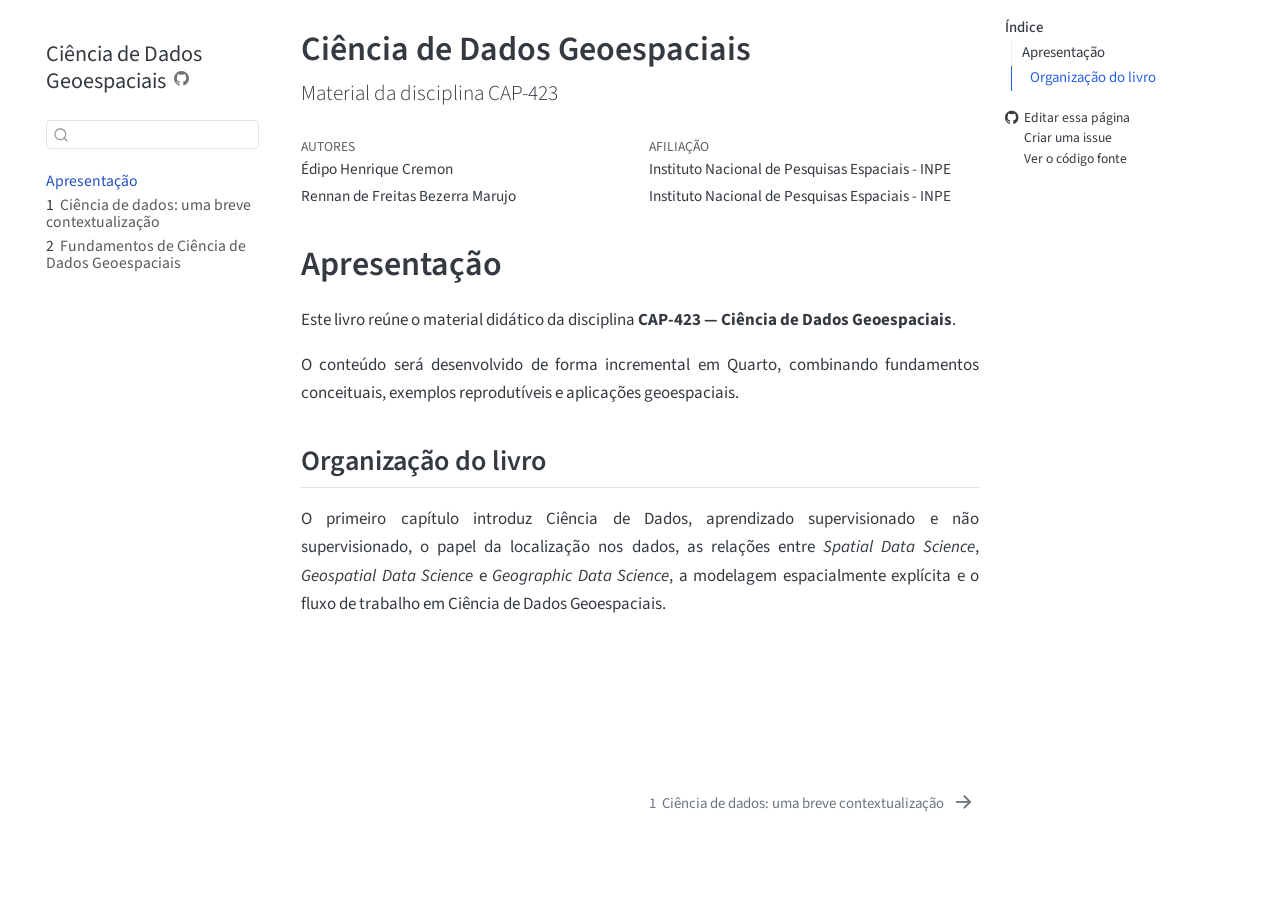
<file: index.html>
<!DOCTYPE html>
<html xmlns="http://www.w3.org/1999/xhtml" lang="pt-BR" xml:lang="pt-BR"><head>

<meta charset="utf-8">
<meta name="generator" content="quarto-1.8.25">

<meta name="viewport" content="width=device-width, initial-scale=1.0, user-scalable=yes">

<meta name="author" content="Édipo Henrique Cremon">
<meta name="author" content="Rennan de Freitas Bezerra Marujo">

<title>Ciência de Dados Geoespaciais</title>
<style>
code{white-space: pre-wrap;}
span.smallcaps{font-variant: small-caps;}
div.columns{display: flex; gap: min(4vw, 1.5em);}
div.column{flex: auto; overflow-x: auto;}
div.hanging-indent{margin-left: 1.5em; text-indent: -1.5em;}
ul.task-list{list-style: none;}
ul.task-list li input[type="checkbox"] {
  width: 0.8em;
  margin: 0 0.8em 0.2em -1em; /* quarto-specific, see https://github.com/quarto-dev/quarto-cli/issues/4556 */ 
  vertical-align: middle;
}
</style>


<script src="site_libs/quarto-nav/quarto-nav.js"></script>
<script src="site_libs/quarto-nav/headroom.min.js"></script>
<script src="site_libs/clipboard/clipboard.min.js"></script>
<script src="site_libs/quarto-search/autocomplete.umd.js"></script>
<script src="site_libs/quarto-search/fuse.min.js"></script>
<script src="site_libs/quarto-search/quarto-search.js"></script>
<meta name="quarto:offset" content="./">
<link href="./01-fundamentos.html" rel="next">
<script src="site_libs/quarto-html/quarto.js" type="module"></script>
<script src="site_libs/quarto-html/tabsets/tabsets.js" type="module"></script>
<script src="site_libs/quarto-html/axe/axe-check.js" type="module"></script>
<script src="site_libs/quarto-html/popper.min.js"></script>
<script src="site_libs/quarto-html/tippy.umd.min.js"></script>
<script src="site_libs/quarto-html/anchor.min.js"></script>
<link href="site_libs/quarto-html/tippy.css" rel="stylesheet">
<link href="site_libs/quarto-html/quarto-syntax-highlighting-7b89279ff1a6dce999919e0e67d4d9ec.css" rel="stylesheet" id="quarto-text-highlighting-styles">
<script src="site_libs/bootstrap/bootstrap.min.js"></script>
<link href="site_libs/bootstrap/bootstrap-icons.css" rel="stylesheet">
<link href="site_libs/bootstrap/bootstrap-70a47bd5681a7291082a5b9f83d58762.min.css" rel="stylesheet" append-hash="true" id="quarto-bootstrap" data-mode="light">
<script id="quarto-search-options" type="application/json">{
  "location": "sidebar",
  "copy-button": false,
  "collapse-after": 3,
  "panel-placement": "start",
  "type": "textbox",
  "limit": 50,
  "keyboard-shortcut": [
    "f",
    "/",
    "s"
  ],
  "show-item-context": false,
  "language": {
    "search-no-results-text": "Nenhum resultado",
    "search-matching-documents-text": "documentos correspondentes",
    "search-copy-link-title": "Copiar link para a busca",
    "search-hide-matches-text": "Esconder correspondências adicionais",
    "search-more-match-text": "mais correspondência neste documento",
    "search-more-matches-text": "mais correspondências neste documento",
    "search-clear-button-title": "Limpar",
    "search-text-placeholder": "",
    "search-detached-cancel-button-title": "Cancelar",
    "search-submit-button-title": "Enviar",
    "search-label": "Procurar"
  }
}</script>


<link rel="stylesheet" href="styles.css">
</head>

<body class="nav-sidebar floating quarto-light">

<div id="quarto-search-results"></div>
  <header id="quarto-header" class="headroom fixed-top">
  <nav class="quarto-secondary-nav">
    <div class="container-fluid d-flex">
      <button type="button" class="quarto-btn-toggle btn" data-bs-toggle="collapse" role="button" data-bs-target=".quarto-sidebar-collapse-item" aria-controls="quarto-sidebar" aria-expanded="false" aria-label="Alternar barra lateral" onclick="if (window.quartoToggleHeadroom) { window.quartoToggleHeadroom(); }">
        <i class="bi bi-layout-text-sidebar-reverse"></i>
      </button>
        <nav class="quarto-page-breadcrumbs" aria-label="breadcrumb"><ol class="breadcrumb"><li class="breadcrumb-item"><a href="./index.html">Apresentação</a></li></ol></nav>
        <a class="flex-grow-1" role="navigation" data-bs-toggle="collapse" data-bs-target=".quarto-sidebar-collapse-item" aria-controls="quarto-sidebar" aria-expanded="false" aria-label="Alternar barra lateral" onclick="if (window.quartoToggleHeadroom) { window.quartoToggleHeadroom(); }">      
        </a>
      <button type="button" class="btn quarto-search-button" aria-label="Procurar" onclick="window.quartoOpenSearch();">
        <i class="bi bi-search"></i>
      </button>
    </div>
  </nav>
</header>
<!-- content -->
<div id="quarto-content" class="quarto-container page-columns page-rows-contents page-layout-article">
<!-- sidebar -->
  <nav id="quarto-sidebar" class="sidebar collapse collapse-horizontal quarto-sidebar-collapse-item sidebar-navigation floating overflow-auto">
    <div class="pt-lg-2 mt-2 text-left sidebar-header sidebar-header-stacked">
      <a href="./index.html" class="sidebar-logo-link">
      </a>
    <div class="sidebar-title mb-0 py-0">
      <a href="./">Ciência de Dados Geoespaciais</a> 
        <div class="sidebar-tools-main">
    <a href="https://github.com/CAP423/cap423-ebook" title="Código fonte" class="quarto-navigation-tool px-1" aria-label="Código fonte"><i class="bi bi-github"></i></a>
</div>
    </div>
      </div>
        <div class="mt-2 flex-shrink-0 align-items-center">
        <div class="sidebar-search">
        <div id="quarto-search" class="" title="Procurar"></div>
        </div>
        </div>
    <div class="sidebar-menu-container"> 
    <ul class="list-unstyled mt-1">
        <li class="sidebar-item">
  <div class="sidebar-item-container"> 
  <a href="./index.html" class="sidebar-item-text sidebar-link active">
 <span class="menu-text">Apresentação</span></a>
  </div>
</li>
        <li class="sidebar-item">
  <div class="sidebar-item-container"> 
  <a href="./01-fundamentos.html" class="sidebar-item-text sidebar-link">
 <span class="menu-text"><span class="chapter-number">1</span>&nbsp; <span class="chapter-title">Ciência de dados: uma breve contextualização</span></span></a>
  </div>
</li>
        <li class="sidebar-item">
  <div class="sidebar-item-container"> 
  <a href="./02-geo-ds.html" class="sidebar-item-text sidebar-link">
 <span class="menu-text"><span class="chapter-number">2</span>&nbsp; <span class="chapter-title">Fundamentos de Ciência de Dados Geoespaciais</span></span></a>
  </div>
</li>
    </ul>
    </div>
</nav>
<div id="quarto-sidebar-glass" class="quarto-sidebar-collapse-item" data-bs-toggle="collapse" data-bs-target=".quarto-sidebar-collapse-item"></div>
<!-- margin-sidebar -->
    <div id="quarto-margin-sidebar" class="sidebar margin-sidebar">
        <nav id="TOC" role="doc-toc" class="toc-active">
    <h2 id="toc-title">Índice</h2>
   
  <ul>
  <li><a href="#apresentação" id="toc-apresentação" class="nav-link active" data-scroll-target="#apresentação">Apresentação</a>
  <ul class="collapse">
  <li><a href="#organização-do-livro" id="toc-organização-do-livro" class="nav-link" data-scroll-target="#organização-do-livro">Organização do livro</a></li>
  </ul></li>
  </ul>
<div class="toc-actions"><ul><li><a href="https://github.com/CAP423/cap423-ebook/edit/main/index.qmd" class="toc-action"><i class="bi bi-github"></i>Editar essa página</a></li><li><a href="https://github.com/CAP423/cap423-ebook/issues/new" class="toc-action"><i class="bi empty"></i>Criar uma issue</a></li><li><a href="https://github.com/CAP423/cap423-ebook/blob/main/index.qmd" class="toc-action"><i class="bi empty"></i>Ver o código fonte</a></li></ul></div></nav>
    </div>
<!-- main -->
<main class="content" id="quarto-document-content">

<header id="title-block-header" class="quarto-title-block default">
<div class="quarto-title">
<h1 class="title">Ciência de Dados Geoespaciais</h1>
<p class="subtitle lead">Material da disciplina CAP-423</p>
</div>


<div class="quarto-title-meta-author">
  <div class="quarto-title-meta-heading">Autores</div>
  <div class="quarto-title-meta-heading">Afiliação</div>
  
    <div class="quarto-title-meta-contents">
    <p class="author">Édipo Henrique Cremon </p>
  </div>
  <div class="quarto-title-meta-contents">
        <p class="affiliation">
            Instituto Nacional de Pesquisas Espaciais - INPE
          </p>
      </div>
    <div class="quarto-title-meta-contents">
    <p class="author">Rennan de Freitas Bezerra Marujo </p>
  </div>
  <div class="quarto-title-meta-contents">
        <p class="affiliation">
            Instituto Nacional de Pesquisas Espaciais - INPE
          </p>
      </div>
  </div>

<div class="quarto-title-meta">

      
  
    
  </div>
  


</header>


<section id="apresentação" class="level1 unnumbered">
<h1 class="unnumbered">Apresentação</h1>
<p>Este livro reúne o material didático da disciplina <strong>CAP-423 — Ciência de Dados Geoespaciais</strong>.</p>
<p>O conteúdo será desenvolvido de forma incremental em Quarto, combinando fundamentos conceituais, exemplos reprodutíveis e aplicações geoespaciais.</p>
<section id="organização-do-livro" class="level2 unnumbered">
<h2 class="unnumbered anchored" data-anchor-id="organização-do-livro">Organização do livro</h2>
<p>O primeiro capítulo introduz Ciência de Dados, aprendizado supervisionado e não supervisionado, o papel da localização nos dados, as relações entre <em>Spatial Data Science</em>, <em>Geospatial Data Science</em> e <em>Geographic Data Science</em>, a modelagem espacialmente explícita e o fluxo de trabalho em Ciência de Dados Geoespaciais.</p>


</section>
</section>

</main> <!-- /main -->
<script id="quarto-html-after-body" type="application/javascript">
  window.document.addEventListener("DOMContentLoaded", function (event) {
    const icon = "";
    const anchorJS = new window.AnchorJS();
    anchorJS.options = {
      placement: 'right',
      icon: icon
    };
    anchorJS.add('.anchored');
    const isCodeAnnotation = (el) => {
      for (const clz of el.classList) {
        if (clz.startsWith('code-annotation-')) {                     
          return true;
        }
      }
      return false;
    }
    const onCopySuccess = function(e) {
      // button target
      const button = e.trigger;
      // don't keep focus
      button.blur();
      // flash "checked"
      button.classList.add('code-copy-button-checked');
      var currentTitle = button.getAttribute("title");
      button.setAttribute("title", "Copiada");
      let tooltip;
      if (window.bootstrap) {
        button.setAttribute("data-bs-toggle", "tooltip");
        button.setAttribute("data-bs-placement", "left");
        button.setAttribute("data-bs-title", "Copiada");
        tooltip = new bootstrap.Tooltip(button, 
          { trigger: "manual", 
            customClass: "code-copy-button-tooltip",
            offset: [0, -8]});
        tooltip.show();    
      }
      setTimeout(function() {
        if (tooltip) {
          tooltip.hide();
          button.removeAttribute("data-bs-title");
          button.removeAttribute("data-bs-toggle");
          button.removeAttribute("data-bs-placement");
        }
        button.setAttribute("title", currentTitle);
        button.classList.remove('code-copy-button-checked');
      }, 1000);
      // clear code selection
      e.clearSelection();
    }
    const getTextToCopy = function(trigger) {
      const outerScaffold = trigger.parentElement.cloneNode(true);
      const codeEl = outerScaffold.querySelector('code');
      for (const childEl of codeEl.children) {
        if (isCodeAnnotation(childEl)) {
          childEl.remove();
        }
      }
      return codeEl.innerText;
    }
    const clipboard = new window.ClipboardJS('.code-copy-button:not([data-in-quarto-modal])', {
      text: getTextToCopy
    });
    clipboard.on('success', onCopySuccess);
    if (window.document.getElementById('quarto-embedded-source-code-modal')) {
      const clipboardModal = new window.ClipboardJS('.code-copy-button[data-in-quarto-modal]', {
        text: getTextToCopy,
        container: window.document.getElementById('quarto-embedded-source-code-modal')
      });
      clipboardModal.on('success', onCopySuccess);
    }
      var localhostRegex = new RegExp(/^(?:http|https):\/\/localhost\:?[0-9]*\//);
      var mailtoRegex = new RegExp(/^mailto:/);
        var filterRegex = new RegExp('/' + window.location.host + '/');
      var isInternal = (href) => {
          return filterRegex.test(href) || localhostRegex.test(href) || mailtoRegex.test(href);
      }
      // Inspect non-navigation links and adorn them if external
     var links = window.document.querySelectorAll('a[href]:not(.nav-link):not(.navbar-brand):not(.toc-action):not(.sidebar-link):not(.sidebar-item-toggle):not(.pagination-link):not(.no-external):not([aria-hidden]):not(.dropdown-item):not(.quarto-navigation-tool):not(.about-link)');
      for (var i=0; i<links.length; i++) {
        const link = links[i];
        if (!isInternal(link.href)) {
          // undo the damage that might have been done by quarto-nav.js in the case of
          // links that we want to consider external
          if (link.dataset.originalHref !== undefined) {
            link.href = link.dataset.originalHref;
          }
        }
      }
    function tippyHover(el, contentFn, onTriggerFn, onUntriggerFn) {
      const config = {
        allowHTML: true,
        maxWidth: 500,
        delay: 100,
        arrow: false,
        appendTo: function(el) {
            return el.parentElement;
        },
        interactive: true,
        interactiveBorder: 10,
        theme: 'quarto',
        placement: 'bottom-start',
      };
      if (contentFn) {
        config.content = contentFn;
      }
      if (onTriggerFn) {
        config.onTrigger = onTriggerFn;
      }
      if (onUntriggerFn) {
        config.onUntrigger = onUntriggerFn;
      }
      window.tippy(el, config); 
    }
    const noterefs = window.document.querySelectorAll('a[role="doc-noteref"]');
    for (var i=0; i<noterefs.length; i++) {
      const ref = noterefs[i];
      tippyHover(ref, function() {
        // use id or data attribute instead here
        let href = ref.getAttribute('data-footnote-href') || ref.getAttribute('href');
        try { href = new URL(href).hash; } catch {}
        const id = href.replace(/^#\/?/, "");
        const note = window.document.getElementById(id);
        if (note) {
          return note.innerHTML;
        } else {
          return "";
        }
      });
    }
    const xrefs = window.document.querySelectorAll('a.quarto-xref');
    const processXRef = (id, note) => {
      // Strip column container classes
      const stripColumnClz = (el) => {
        el.classList.remove("page-full", "page-columns");
        if (el.children) {
          for (const child of el.children) {
            stripColumnClz(child);
          }
        }
      }
      stripColumnClz(note)
      if (id === null || id.startsWith('sec-')) {
        // Special case sections, only their first couple elements
        const container = document.createElement("div");
        if (note.children && note.children.length > 2) {
          container.appendChild(note.children[0].cloneNode(true));
          for (let i = 1; i < note.children.length; i++) {
            const child = note.children[i];
            if (child.tagName === "P" && child.innerText === "") {
              continue;
            } else {
              container.appendChild(child.cloneNode(true));
              break;
            }
          }
          if (window.Quarto?.typesetMath) {
            window.Quarto.typesetMath(container);
          }
          return container.innerHTML
        } else {
          if (window.Quarto?.typesetMath) {
            window.Quarto.typesetMath(note);
          }
          return note.innerHTML;
        }
      } else {
        // Remove any anchor links if they are present
        const anchorLink = note.querySelector('a.anchorjs-link');
        if (anchorLink) {
          anchorLink.remove();
        }
        if (window.Quarto?.typesetMath) {
          window.Quarto.typesetMath(note);
        }
        if (note.classList.contains("callout")) {
          return note.outerHTML;
        } else {
          return note.innerHTML;
        }
      }
    }
    for (var i=0; i<xrefs.length; i++) {
      const xref = xrefs[i];
      tippyHover(xref, undefined, function(instance) {
        instance.disable();
        let url = xref.getAttribute('href');
        let hash = undefined; 
        if (url.startsWith('#')) {
          hash = url;
        } else {
          try { hash = new URL(url).hash; } catch {}
        }
        if (hash) {
          const id = hash.replace(/^#\/?/, "");
          const note = window.document.getElementById(id);
          if (note !== null) {
            try {
              const html = processXRef(id, note.cloneNode(true));
              instance.setContent(html);
            } finally {
              instance.enable();
              instance.show();
            }
          } else {
            // See if we can fetch this
            fetch(url.split('#')[0])
            .then(res => res.text())
            .then(html => {
              const parser = new DOMParser();
              const htmlDoc = parser.parseFromString(html, "text/html");
              const note = htmlDoc.getElementById(id);
              if (note !== null) {
                const html = processXRef(id, note);
                instance.setContent(html);
              } 
            }).finally(() => {
              instance.enable();
              instance.show();
            });
          }
        } else {
          // See if we can fetch a full url (with no hash to target)
          // This is a special case and we should probably do some content thinning / targeting
          fetch(url)
          .then(res => res.text())
          .then(html => {
            const parser = new DOMParser();
            const htmlDoc = parser.parseFromString(html, "text/html");
            const note = htmlDoc.querySelector('main.content');
            if (note !== null) {
              // This should only happen for chapter cross references
              // (since there is no id in the URL)
              // remove the first header
              if (note.children.length > 0 && note.children[0].tagName === "HEADER") {
                note.children[0].remove();
              }
              const html = processXRef(null, note);
              instance.setContent(html);
            } 
          }).finally(() => {
            instance.enable();
            instance.show();
          });
        }
      }, function(instance) {
      });
    }
        let selectedAnnoteEl;
        const selectorForAnnotation = ( cell, annotation) => {
          let cellAttr = 'data-code-cell="' + cell + '"';
          let lineAttr = 'data-code-annotation="' +  annotation + '"';
          const selector = 'span[' + cellAttr + '][' + lineAttr + ']';
          return selector;
        }
        const selectCodeLines = (annoteEl) => {
          const doc = window.document;
          const targetCell = annoteEl.getAttribute("data-target-cell");
          const targetAnnotation = annoteEl.getAttribute("data-target-annotation");
          const annoteSpan = window.document.querySelector(selectorForAnnotation(targetCell, targetAnnotation));
          const lines = annoteSpan.getAttribute("data-code-lines").split(",");
          const lineIds = lines.map((line) => {
            return targetCell + "-" + line;
          })
          let top = null;
          let height = null;
          let parent = null;
          if (lineIds.length > 0) {
              //compute the position of the single el (top and bottom and make a div)
              const el = window.document.getElementById(lineIds[0]);
              top = el.offsetTop;
              height = el.offsetHeight;
              parent = el.parentElement.parentElement;
            if (lineIds.length > 1) {
              const lastEl = window.document.getElementById(lineIds[lineIds.length - 1]);
              const bottom = lastEl.offsetTop + lastEl.offsetHeight;
              height = bottom - top;
            }
            if (top !== null && height !== null && parent !== null) {
              // cook up a div (if necessary) and position it 
              let div = window.document.getElementById("code-annotation-line-highlight");
              if (div === null) {
                div = window.document.createElement("div");
                div.setAttribute("id", "code-annotation-line-highlight");
                div.style.position = 'absolute';
                parent.appendChild(div);
              }
              div.style.top = top - 2 + "px";
              div.style.height = height + 4 + "px";
              div.style.left = 0;
              let gutterDiv = window.document.getElementById("code-annotation-line-highlight-gutter");
              if (gutterDiv === null) {
                gutterDiv = window.document.createElement("div");
                gutterDiv.setAttribute("id", "code-annotation-line-highlight-gutter");
                gutterDiv.style.position = 'absolute';
                const codeCell = window.document.getElementById(targetCell);
                const gutter = codeCell.querySelector('.code-annotation-gutter');
                gutter.appendChild(gutterDiv);
              }
              gutterDiv.style.top = top - 2 + "px";
              gutterDiv.style.height = height + 4 + "px";
            }
            selectedAnnoteEl = annoteEl;
          }
        };
        const unselectCodeLines = () => {
          const elementsIds = ["code-annotation-line-highlight", "code-annotation-line-highlight-gutter"];
          elementsIds.forEach((elId) => {
            const div = window.document.getElementById(elId);
            if (div) {
              div.remove();
            }
          });
          selectedAnnoteEl = undefined;
        };
          // Handle positioning of the toggle
      window.addEventListener(
        "resize",
        throttle(() => {
          elRect = undefined;
          if (selectedAnnoteEl) {
            selectCodeLines(selectedAnnoteEl);
          }
        }, 10)
      );
      function throttle(fn, ms) {
      let throttle = false;
      let timer;
        return (...args) => {
          if(!throttle) { // first call gets through
              fn.apply(this, args);
              throttle = true;
          } else { // all the others get throttled
              if(timer) clearTimeout(timer); // cancel #2
              timer = setTimeout(() => {
                fn.apply(this, args);
                timer = throttle = false;
              }, ms);
          }
        };
      }
        // Attach click handler to the DT
        const annoteDls = window.document.querySelectorAll('dt[data-target-cell]');
        for (const annoteDlNode of annoteDls) {
          annoteDlNode.addEventListener('click', (event) => {
            const clickedEl = event.target;
            if (clickedEl !== selectedAnnoteEl) {
              unselectCodeLines();
              const activeEl = window.document.querySelector('dt[data-target-cell].code-annotation-active');
              if (activeEl) {
                activeEl.classList.remove('code-annotation-active');
              }
              selectCodeLines(clickedEl);
              clickedEl.classList.add('code-annotation-active');
            } else {
              // Unselect the line
              unselectCodeLines();
              clickedEl.classList.remove('code-annotation-active');
            }
          });
        }
    const findCites = (el) => {
      const parentEl = el.parentElement;
      if (parentEl) {
        const cites = parentEl.dataset.cites;
        if (cites) {
          return {
            el,
            cites: cites.split(' ')
          };
        } else {
          return findCites(el.parentElement)
        }
      } else {
        return undefined;
      }
    };
    var bibliorefs = window.document.querySelectorAll('a[role="doc-biblioref"]');
    for (var i=0; i<bibliorefs.length; i++) {
      const ref = bibliorefs[i];
      const citeInfo = findCites(ref);
      if (citeInfo) {
        tippyHover(citeInfo.el, function() {
          var popup = window.document.createElement('div');
          citeInfo.cites.forEach(function(cite) {
            var citeDiv = window.document.createElement('div');
            citeDiv.classList.add('hanging-indent');
            citeDiv.classList.add('csl-entry');
            var biblioDiv = window.document.getElementById('ref-' + cite);
            if (biblioDiv) {
              citeDiv.innerHTML = biblioDiv.innerHTML;
            }
            popup.appendChild(citeDiv);
          });
          return popup.innerHTML;
        });
      }
    }
  });
  </script>
<nav class="page-navigation">
  <div class="nav-page nav-page-previous">
  </div>
  <div class="nav-page nav-page-next">
      <a href="./01-fundamentos.html" class="pagination-link" aria-label="Ciência de dados: uma breve contextualização">
        <span class="nav-page-text"><span class="chapter-number">1</span>&nbsp; <span class="chapter-title">Ciência de dados: uma breve contextualização</span></span> <i class="bi bi-arrow-right-short"></i>
      </a>
  </div>
</nav>
</div> <!-- /content -->




<footer class="footer"><div class="nav-footer"><div class="nav-footer-center"><div class="toc-actions d-sm-block d-md-none"><ul><li><a href="https://github.com/CAP423/cap423-ebook/edit/main/index.qmd" class="toc-action"><i class="bi bi-github"></i>Editar essa página</a></li><li><a href="https://github.com/CAP423/cap423-ebook/issues/new" class="toc-action"><i class="bi empty"></i>Criar uma issue</a></li><li><a href="https://github.com/CAP423/cap423-ebook/blob/main/index.qmd" class="toc-action"><i class="bi empty"></i>Ver o código fonte</a></li></ul></div></div></div></footer></body></html>
</file>
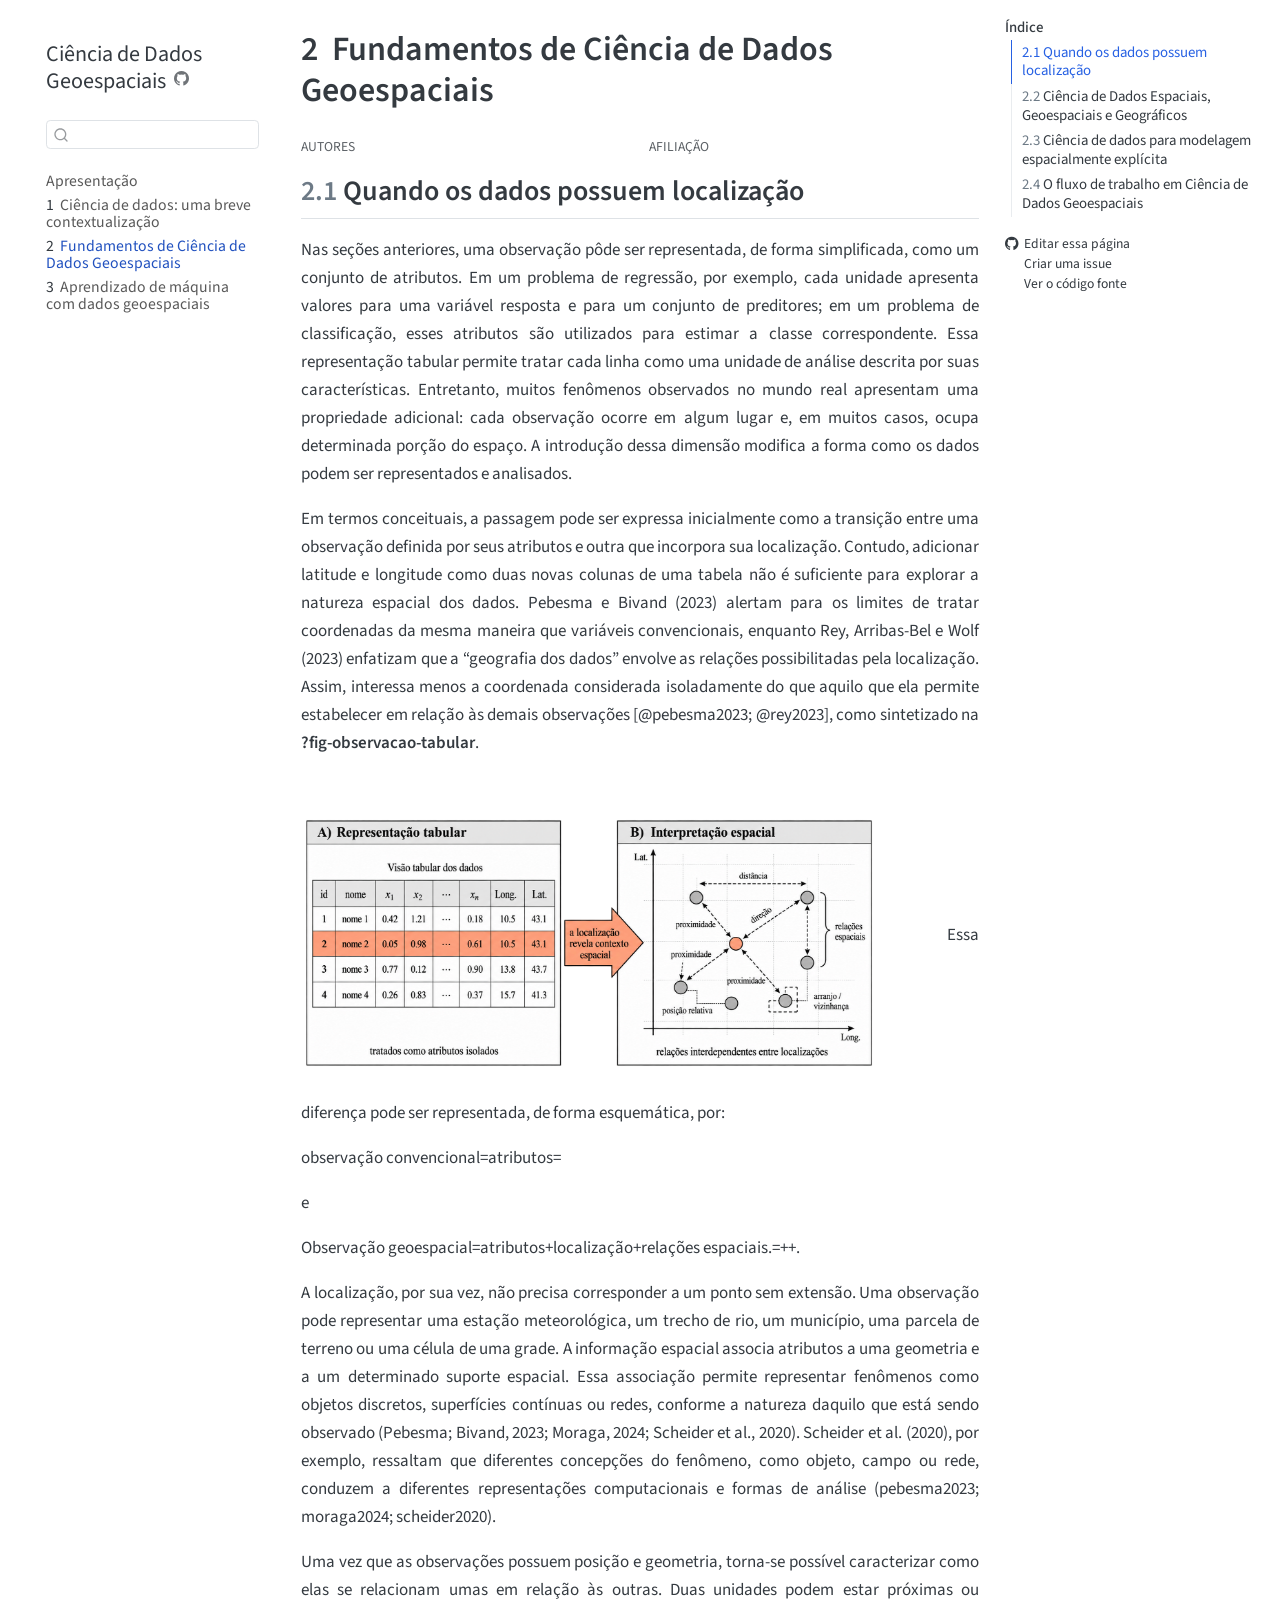
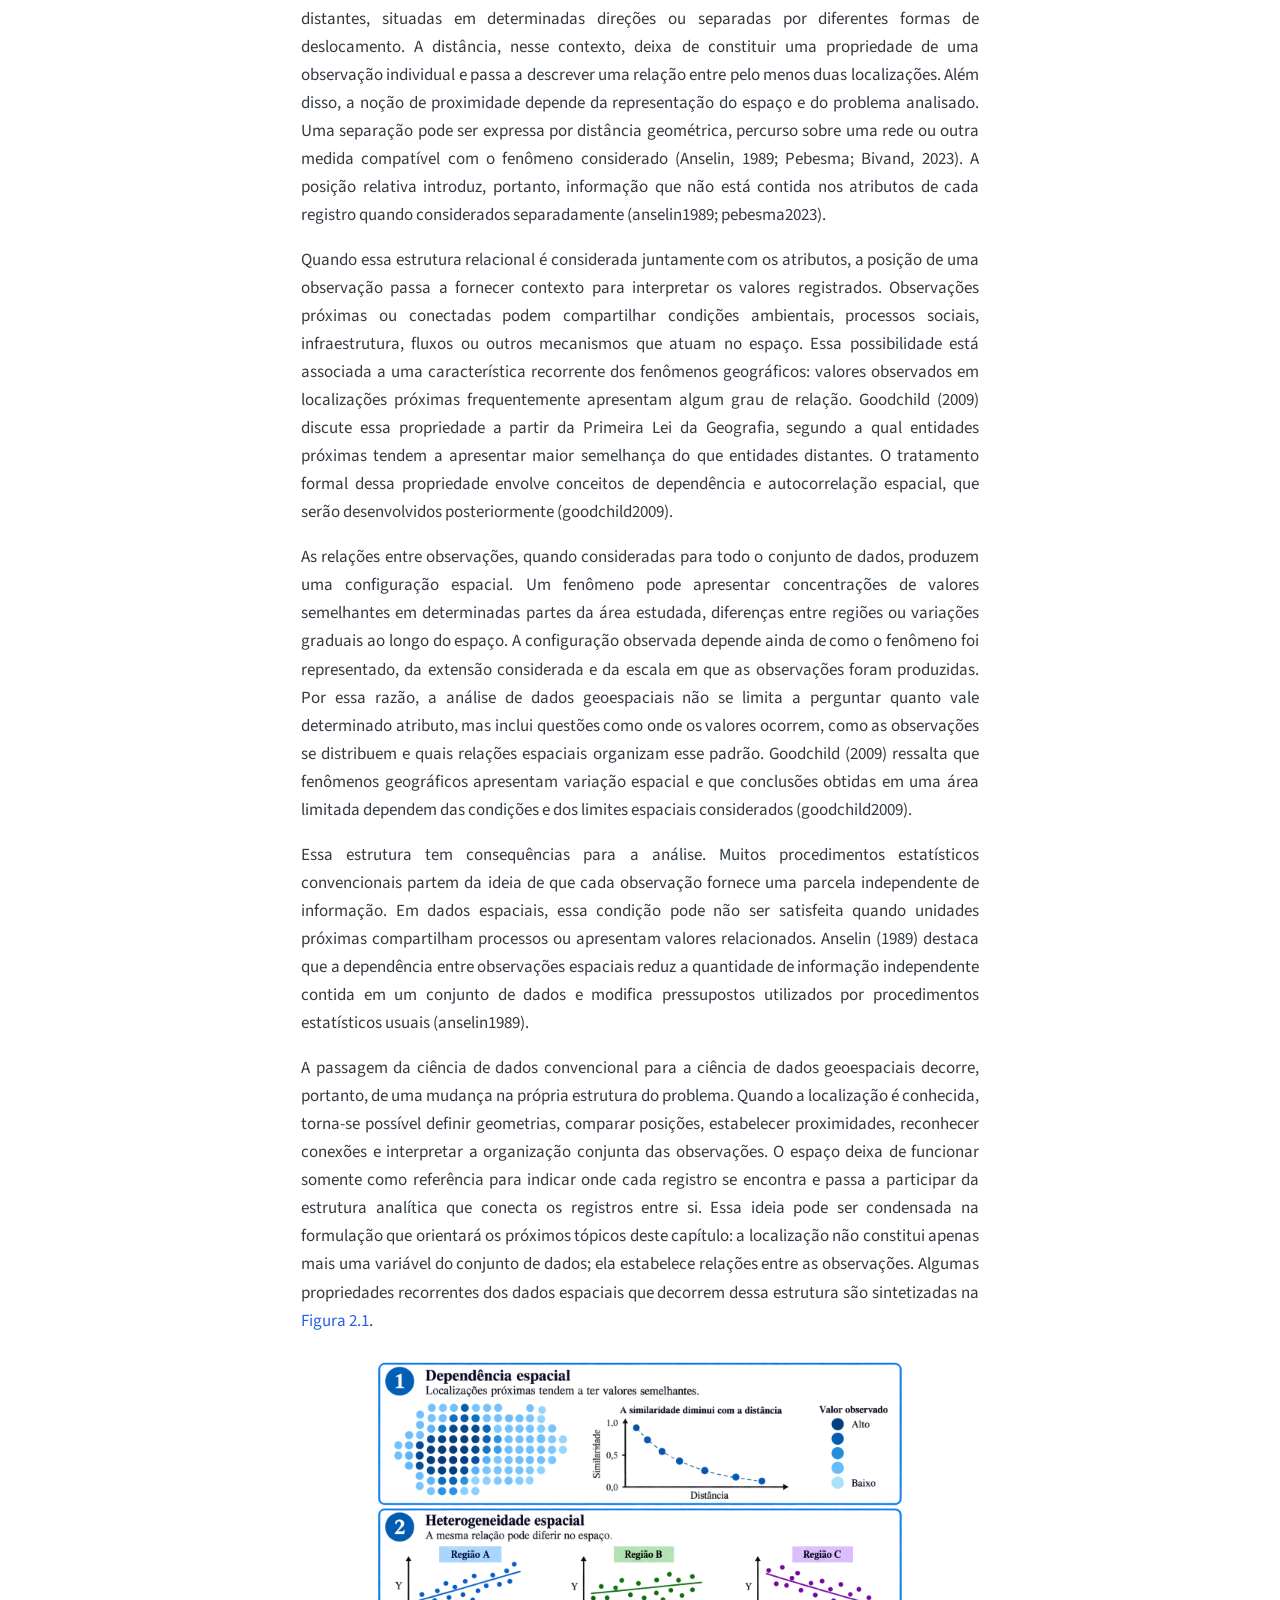
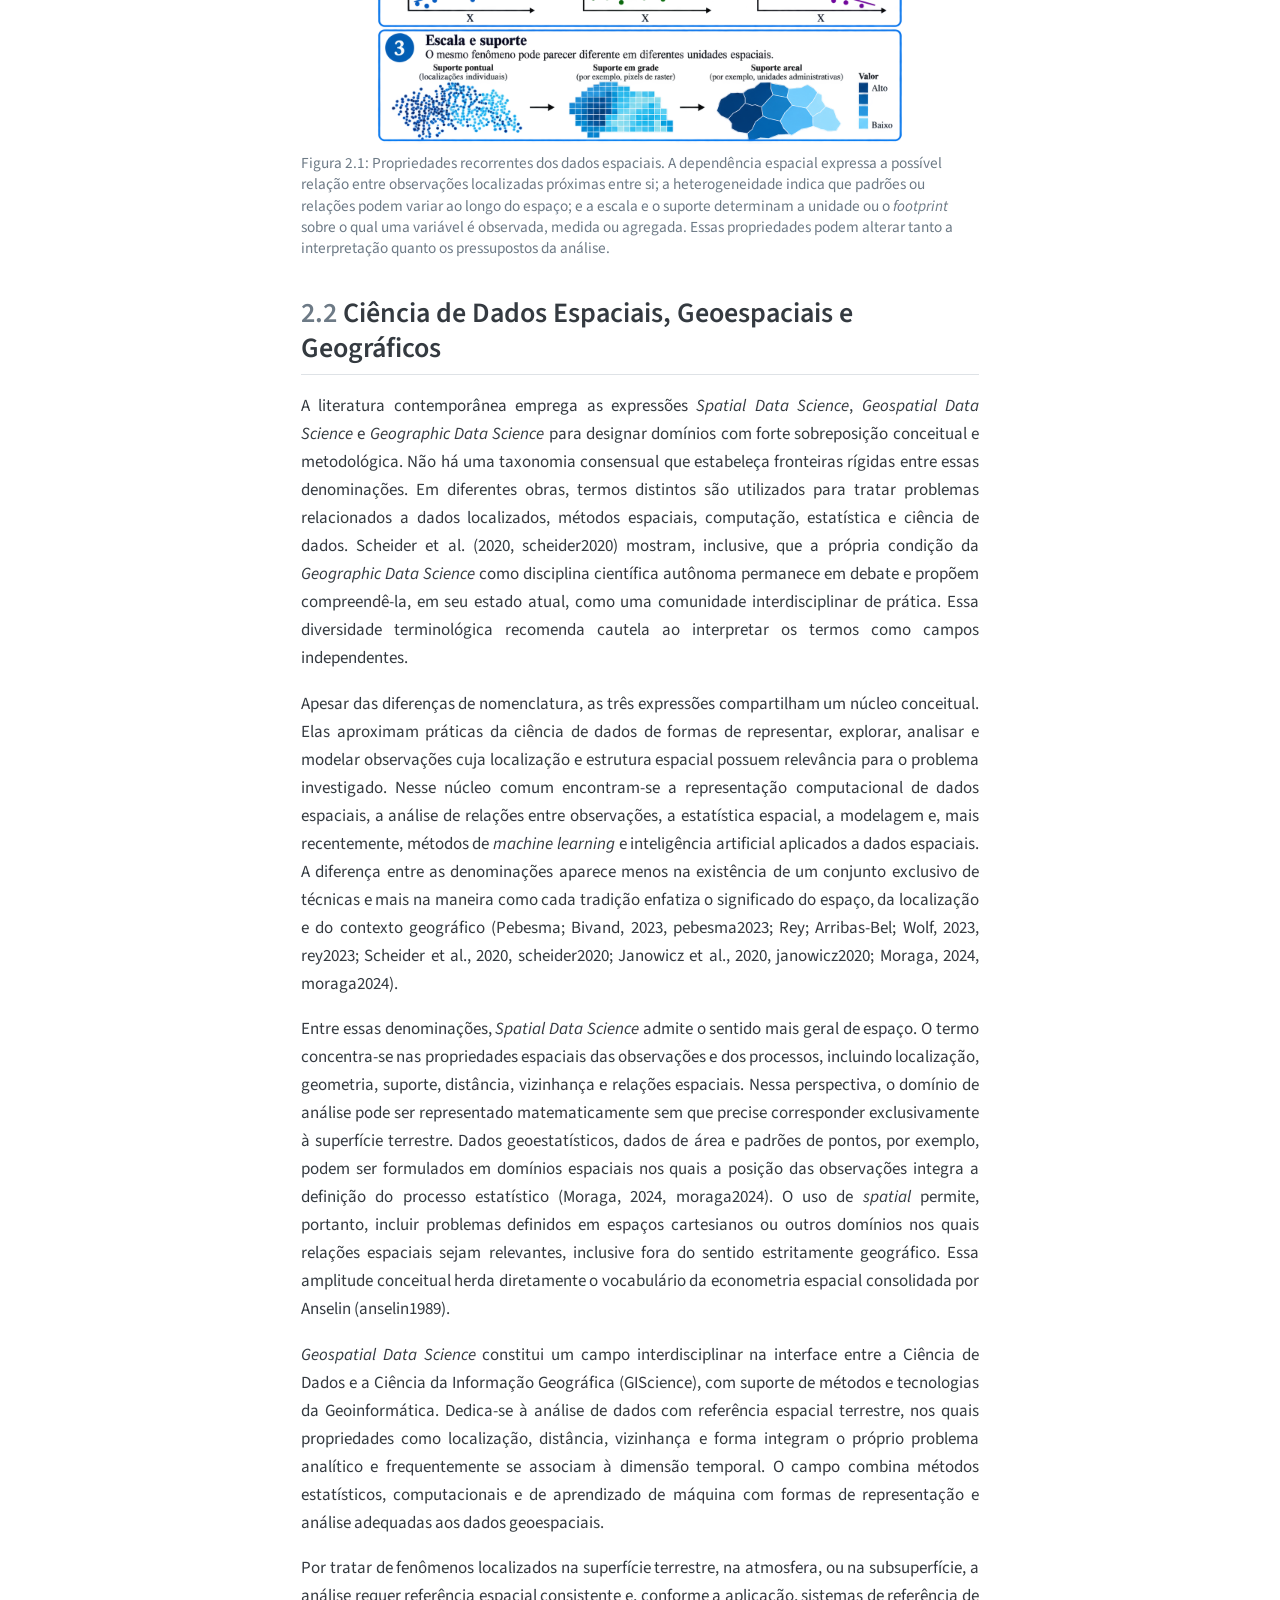
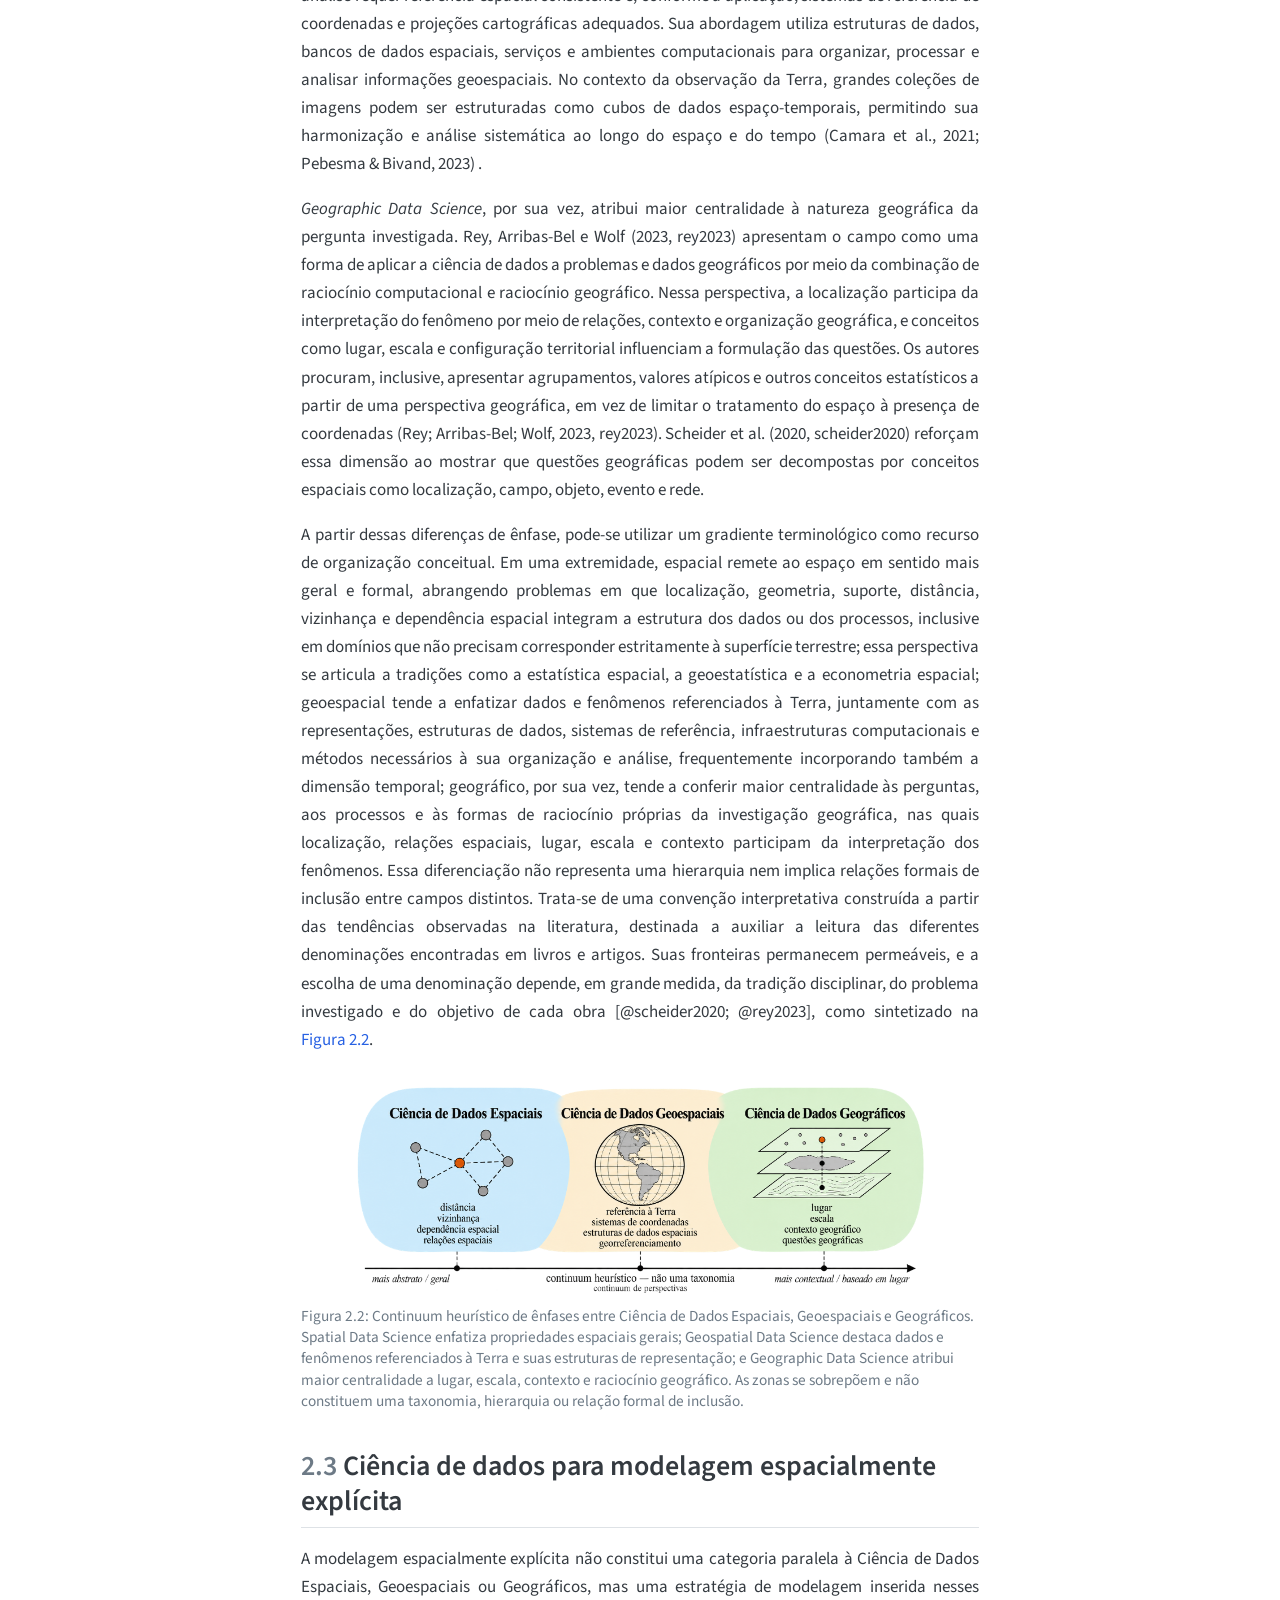
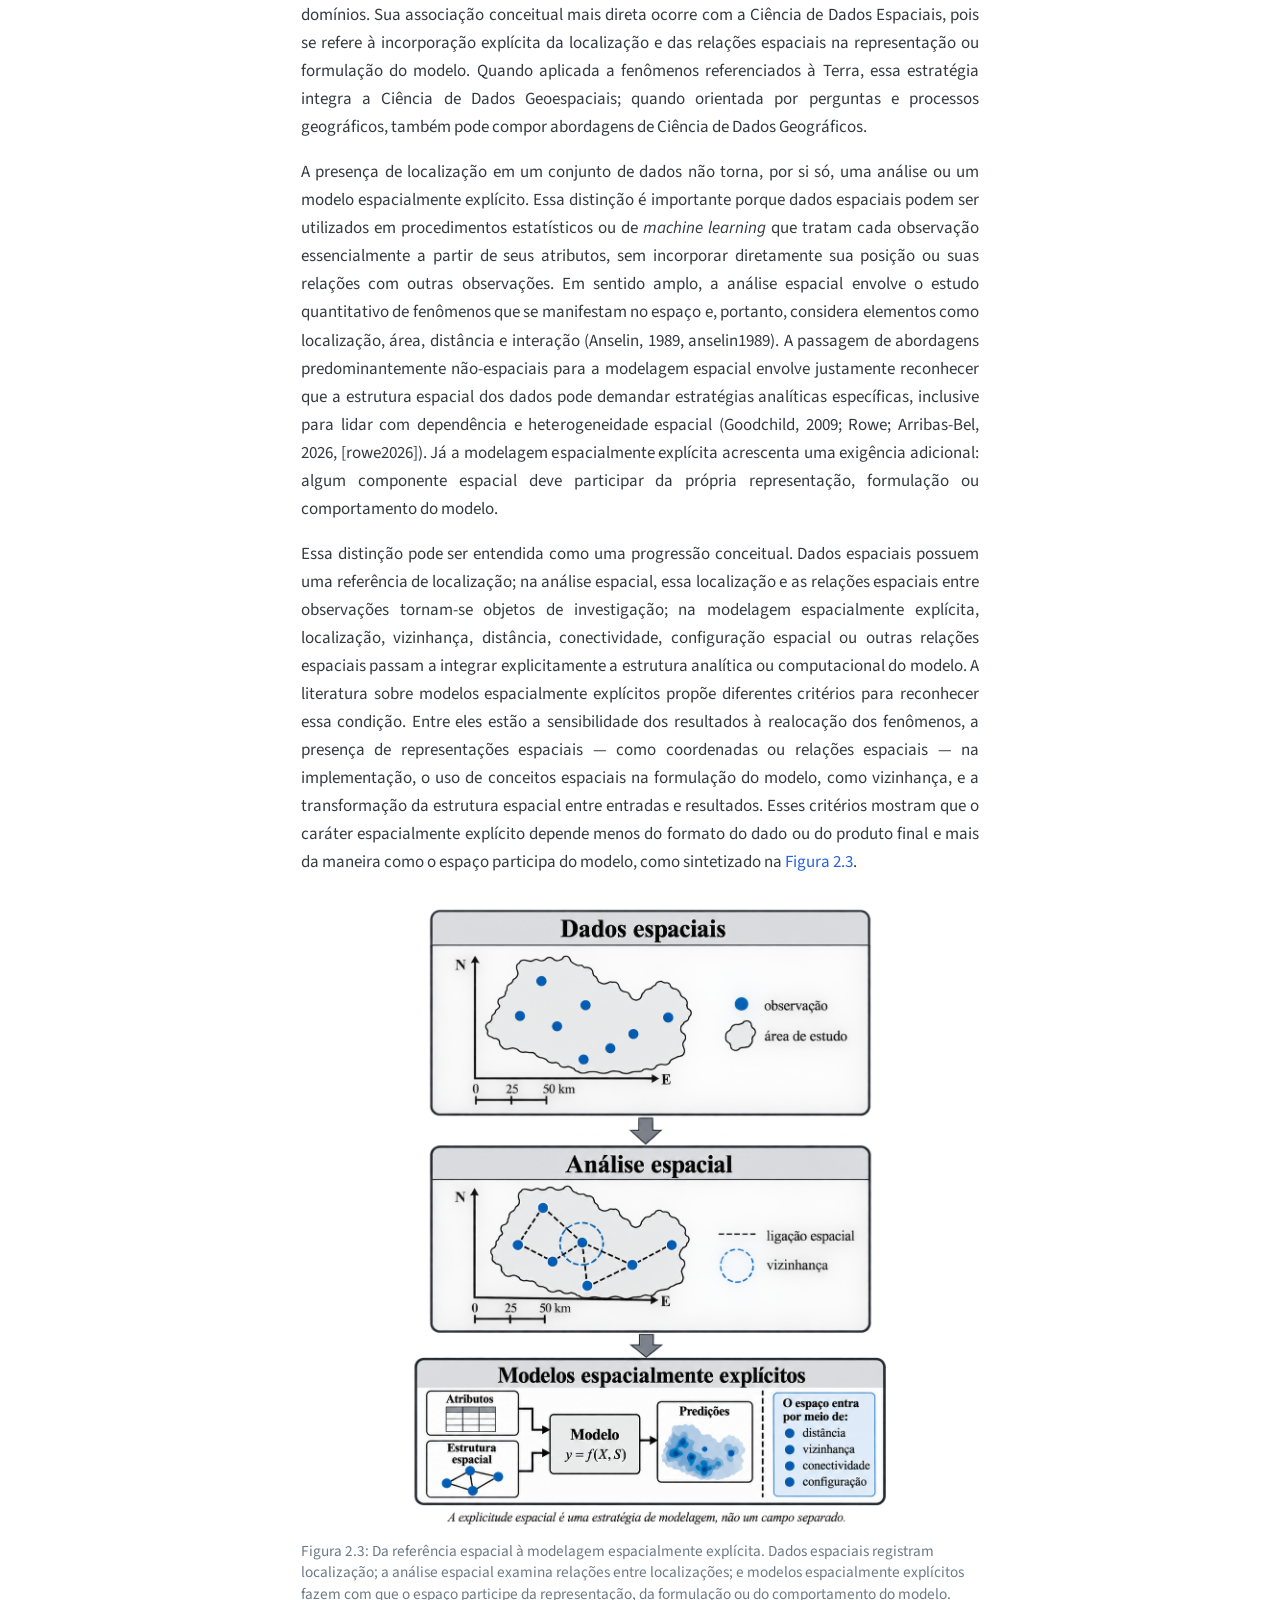
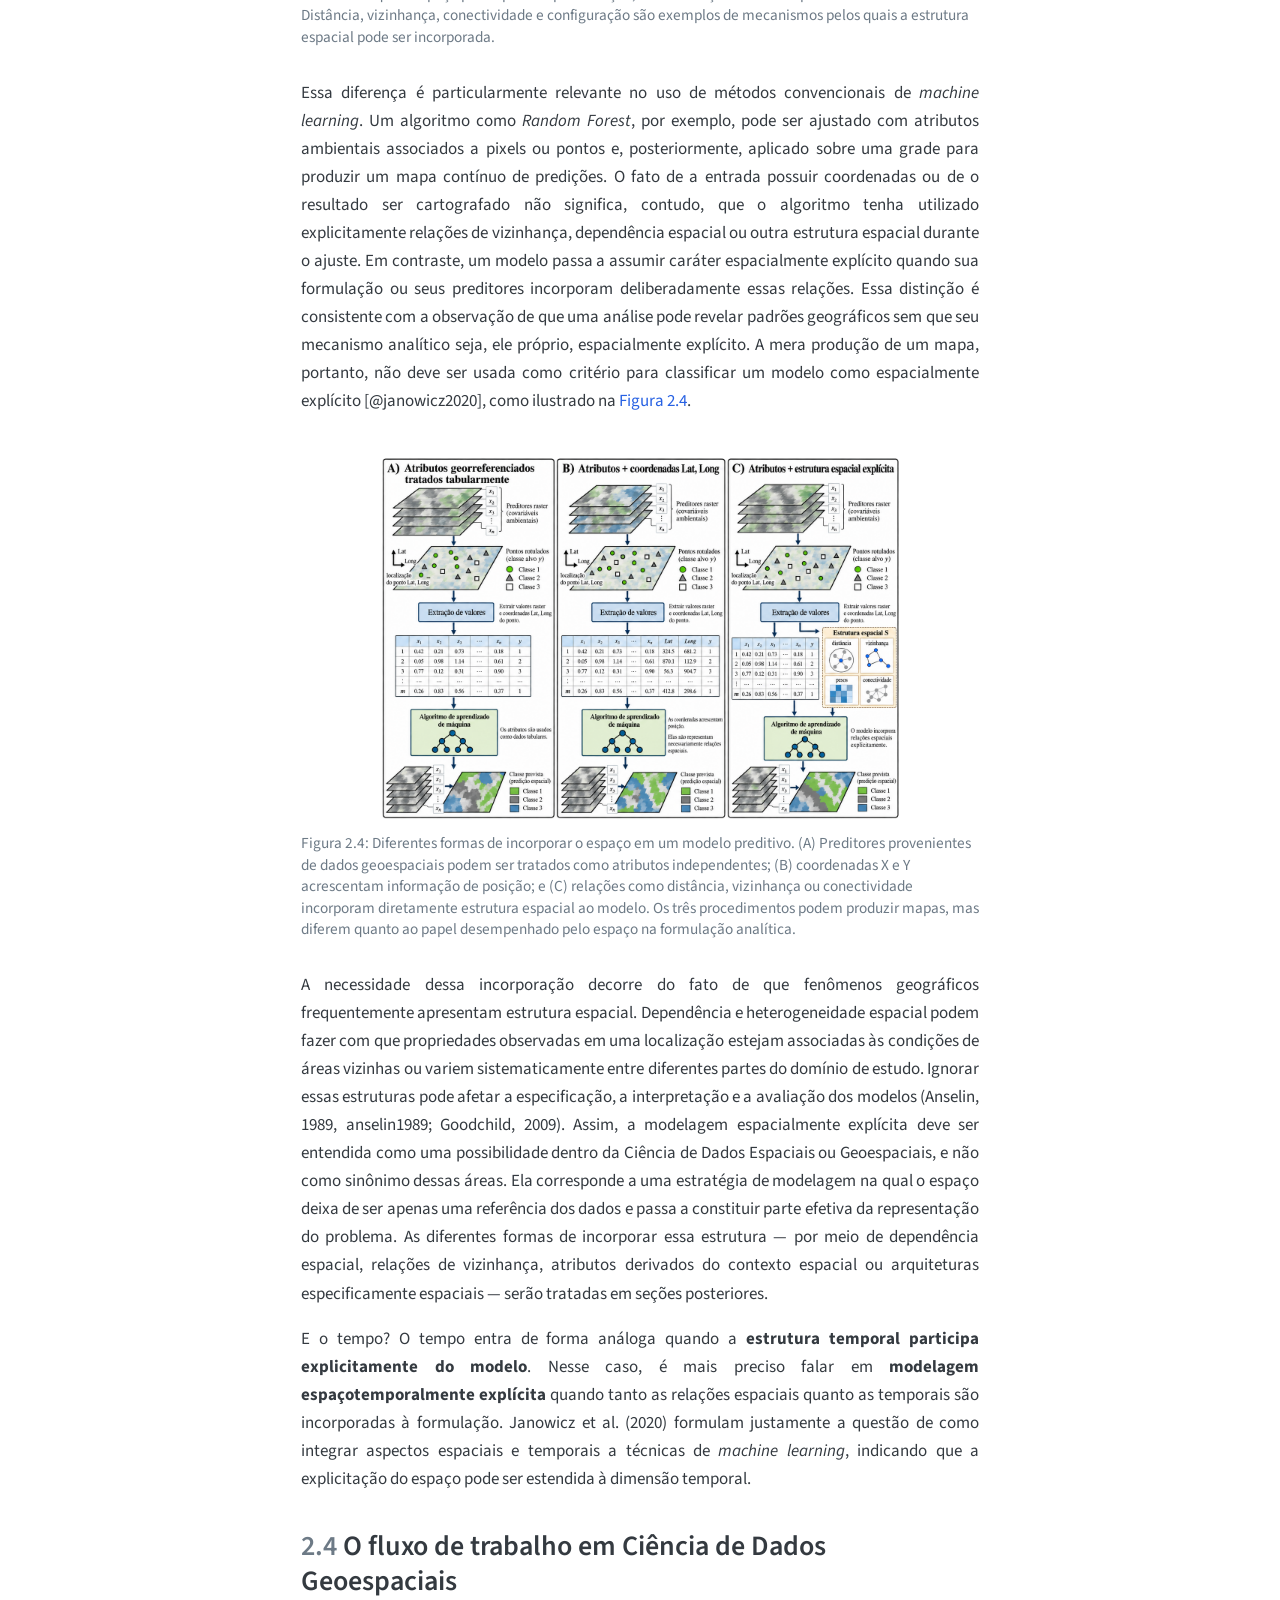
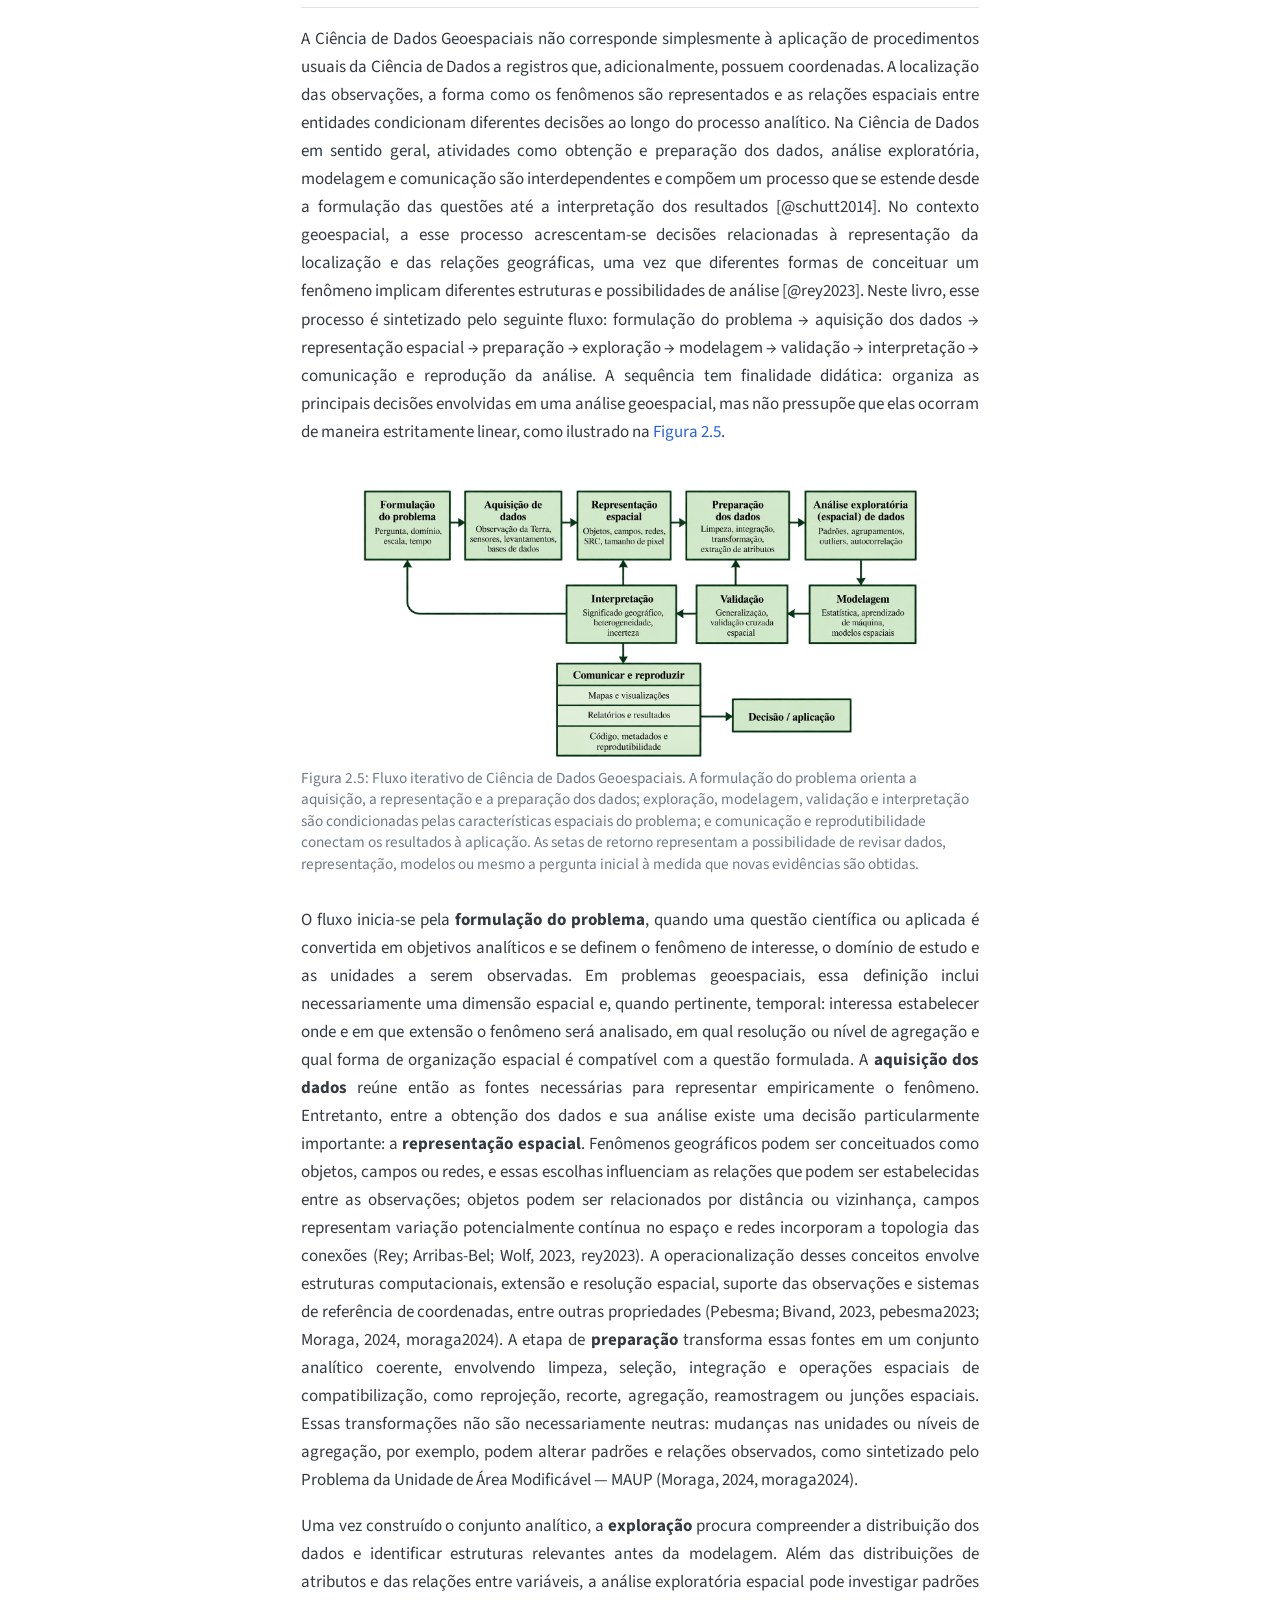
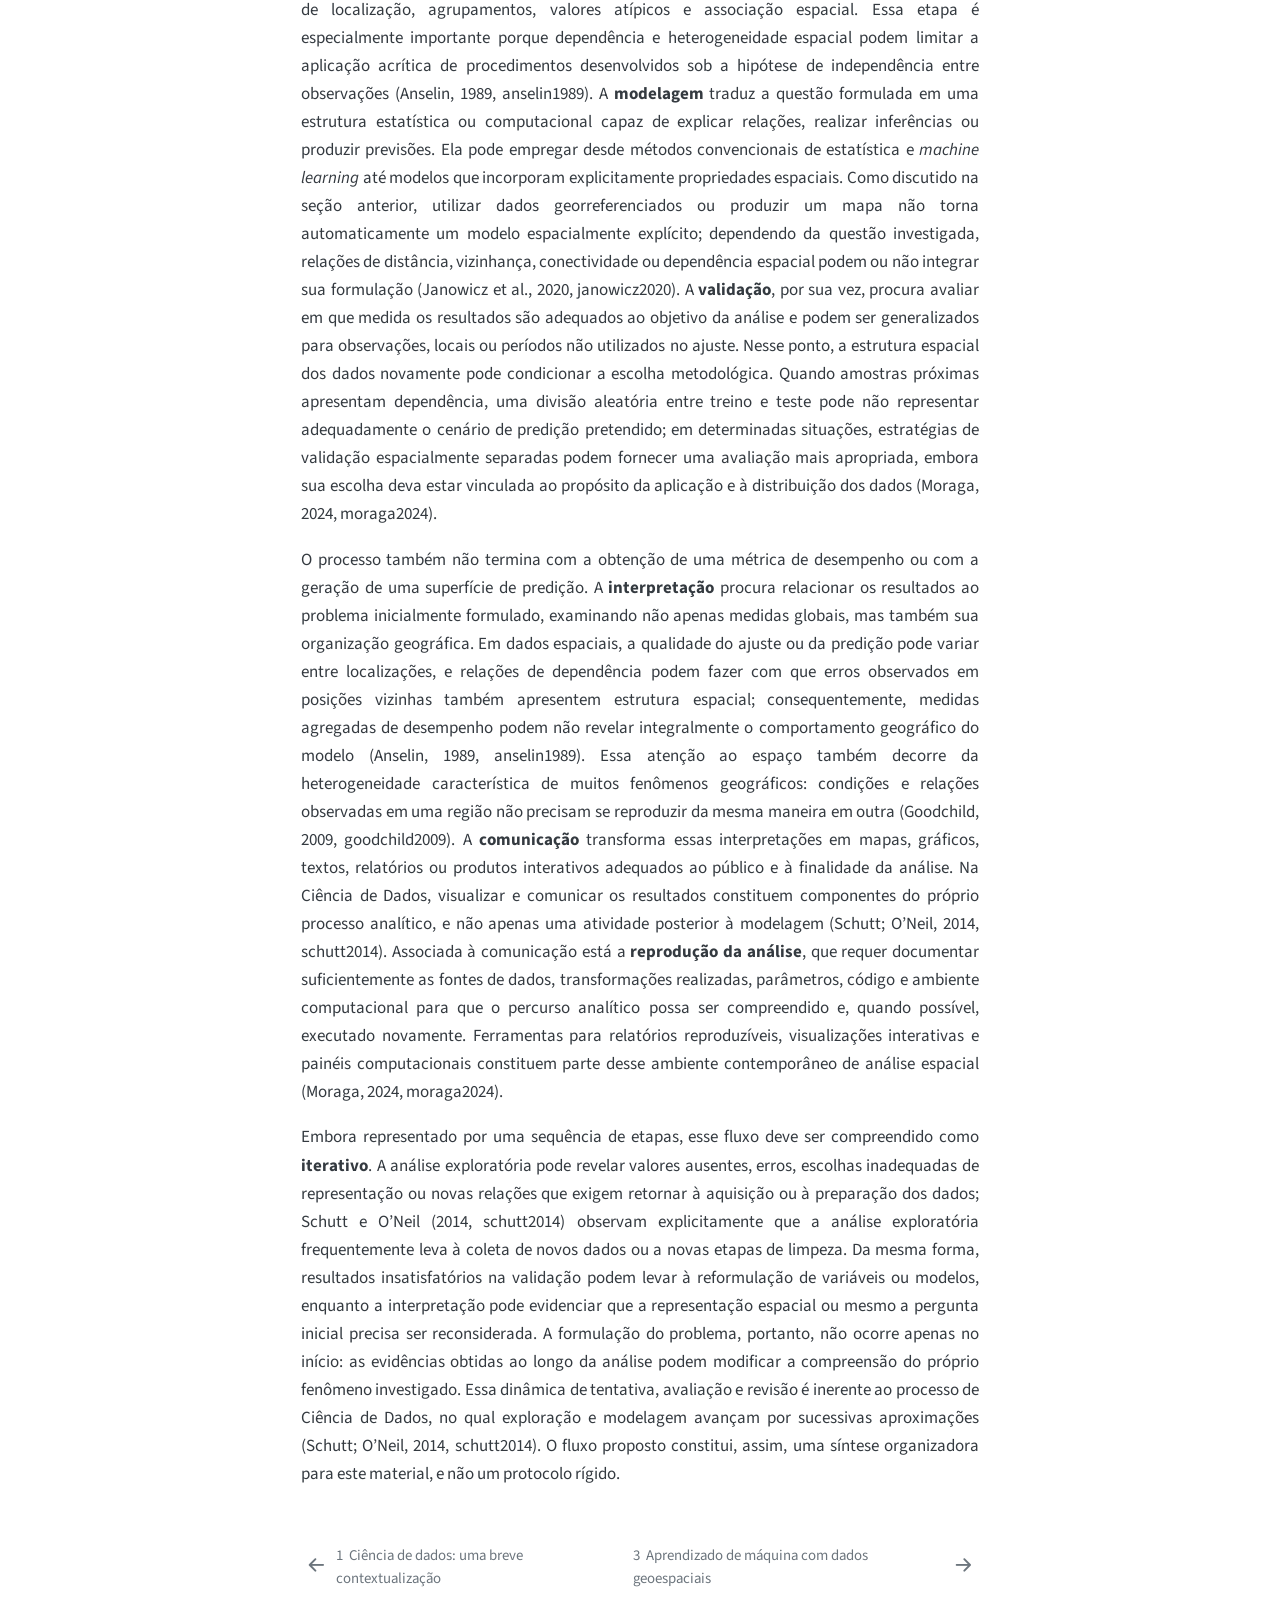
<file: 02-geo-ds.html>
<!DOCTYPE html>
<html xmlns="http://www.w3.org/1999/xhtml" lang="pt-BR" xml:lang="pt-BR"><head>

<meta charset="utf-8">
<meta name="generator" content="quarto-1.8.25">

<meta name="viewport" content="width=device-width, initial-scale=1.0, user-scalable=yes">


<title>2&nbsp; Fundamentos de Ciência de Dados Geoespaciais – Ciência de Dados Geoespaciais</title>
<style>
code{white-space: pre-wrap;}
span.smallcaps{font-variant: small-caps;}
div.columns{display: flex; gap: min(4vw, 1.5em);}
div.column{flex: auto; overflow-x: auto;}
div.hanging-indent{margin-left: 1.5em; text-indent: -1.5em;}
ul.task-list{list-style: none;}
ul.task-list li input[type="checkbox"] {
  width: 0.8em;
  margin: 0 0.8em 0.2em -1em; /* quarto-specific, see https://github.com/quarto-dev/quarto-cli/issues/4556 */ 
  vertical-align: middle;
}
</style>


<script src="site_libs/quarto-nav/quarto-nav.js"></script>
<script src="site_libs/quarto-nav/headroom.min.js"></script>
<script src="site_libs/clipboard/clipboard.min.js"></script>
<script src="site_libs/quarto-search/autocomplete.umd.js"></script>
<script src="site_libs/quarto-search/fuse.min.js"></script>
<script src="site_libs/quarto-search/quarto-search.js"></script>
<meta name="quarto:offset" content="./">
<link href="./03-spatial-ml.html" rel="next">
<link href="./01-fundamentos.html" rel="prev">
<script src="site_libs/quarto-html/quarto.js" type="module"></script>
<script src="site_libs/quarto-html/tabsets/tabsets.js" type="module"></script>
<script src="site_libs/quarto-html/axe/axe-check.js" type="module"></script>
<script src="site_libs/quarto-html/popper.min.js"></script>
<script src="site_libs/quarto-html/tippy.umd.min.js"></script>
<script src="site_libs/quarto-html/anchor.min.js"></script>
<link href="site_libs/quarto-html/tippy.css" rel="stylesheet">
<link href="site_libs/quarto-html/quarto-syntax-highlighting-7b89279ff1a6dce999919e0e67d4d9ec.css" rel="stylesheet" id="quarto-text-highlighting-styles">
<script src="site_libs/bootstrap/bootstrap.min.js"></script>
<link href="site_libs/bootstrap/bootstrap-icons.css" rel="stylesheet">
<link href="site_libs/bootstrap/bootstrap-70a47bd5681a7291082a5b9f83d58762.min.css" rel="stylesheet" append-hash="true" id="quarto-bootstrap" data-mode="light">
<script id="quarto-search-options" type="application/json">{
  "location": "sidebar",
  "copy-button": false,
  "collapse-after": 3,
  "panel-placement": "start",
  "type": "textbox",
  "limit": 50,
  "keyboard-shortcut": [
    "f",
    "/",
    "s"
  ],
  "show-item-context": false,
  "language": {
    "search-no-results-text": "Nenhum resultado",
    "search-matching-documents-text": "documentos correspondentes",
    "search-copy-link-title": "Copiar link para a busca",
    "search-hide-matches-text": "Esconder correspondências adicionais",
    "search-more-match-text": "mais correspondência neste documento",
    "search-more-matches-text": "mais correspondências neste documento",
    "search-clear-button-title": "Limpar",
    "search-text-placeholder": "",
    "search-detached-cancel-button-title": "Cancelar",
    "search-submit-button-title": "Enviar",
    "search-label": "Procurar"
  }
}</script>


<link rel="stylesheet" href="styles.css">
</head>

<body class="nav-sidebar floating quarto-light">

<div id="quarto-search-results"></div>
  <header id="quarto-header" class="headroom fixed-top">
  <nav class="quarto-secondary-nav">
    <div class="container-fluid d-flex">
      <button type="button" class="quarto-btn-toggle btn" data-bs-toggle="collapse" role="button" data-bs-target=".quarto-sidebar-collapse-item" aria-controls="quarto-sidebar" aria-expanded="false" aria-label="Alternar barra lateral" onclick="if (window.quartoToggleHeadroom) { window.quartoToggleHeadroom(); }">
        <i class="bi bi-layout-text-sidebar-reverse"></i>
      </button>
        <nav class="quarto-page-breadcrumbs" aria-label="breadcrumb"><ol class="breadcrumb"><li class="breadcrumb-item"><a href="./02-geo-ds.html"><span class="chapter-number">2</span>&nbsp; <span class="chapter-title">Fundamentos de Ciência de Dados Geoespaciais</span></a></li></ol></nav>
        <a class="flex-grow-1" role="navigation" data-bs-toggle="collapse" data-bs-target=".quarto-sidebar-collapse-item" aria-controls="quarto-sidebar" aria-expanded="false" aria-label="Alternar barra lateral" onclick="if (window.quartoToggleHeadroom) { window.quartoToggleHeadroom(); }">      
        </a>
      <button type="button" class="btn quarto-search-button" aria-label="Procurar" onclick="window.quartoOpenSearch();">
        <i class="bi bi-search"></i>
      </button>
    </div>
  </nav>
</header>
<!-- content -->
<div id="quarto-content" class="quarto-container page-columns page-rows-contents page-layout-article">
<!-- sidebar -->
  <nav id="quarto-sidebar" class="sidebar collapse collapse-horizontal quarto-sidebar-collapse-item sidebar-navigation floating overflow-auto">
    <div class="pt-lg-2 mt-2 text-left sidebar-header sidebar-header-stacked">
      <a href="./index.html" class="sidebar-logo-link">
      </a>
    <div class="sidebar-title mb-0 py-0">
      <a href="./">Ciência de Dados Geoespaciais</a> 
        <div class="sidebar-tools-main">
    <a href="https://github.com/CAP423/cap423-ebook" title="Código fonte" class="quarto-navigation-tool px-1" aria-label="Código fonte"><i class="bi bi-github"></i></a>
</div>
    </div>
      </div>
        <div class="mt-2 flex-shrink-0 align-items-center">
        <div class="sidebar-search">
        <div id="quarto-search" class="" title="Procurar"></div>
        </div>
        </div>
    <div class="sidebar-menu-container"> 
    <ul class="list-unstyled mt-1">
        <li class="sidebar-item">
  <div class="sidebar-item-container"> 
  <a href="./index.html" class="sidebar-item-text sidebar-link">
 <span class="menu-text">Apresentação</span></a>
  </div>
</li>
        <li class="sidebar-item">
  <div class="sidebar-item-container"> 
  <a href="./01-fundamentos.html" class="sidebar-item-text sidebar-link">
 <span class="menu-text"><span class="chapter-number">1</span>&nbsp; <span class="chapter-title">Ciência de dados: uma breve contextualização</span></span></a>
  </div>
</li>
        <li class="sidebar-item">
  <div class="sidebar-item-container"> 
  <a href="./02-geo-ds.html" class="sidebar-item-text sidebar-link active">
 <span class="menu-text"><span class="chapter-number">2</span>&nbsp; <span class="chapter-title">Fundamentos de Ciência de Dados Geoespaciais</span></span></a>
  </div>
</li>
        <li class="sidebar-item">
  <div class="sidebar-item-container"> 
  <a href="./03-spatial-ml.html" class="sidebar-item-text sidebar-link">
 <span class="menu-text"><span class="chapter-number">3</span>&nbsp; <span class="chapter-title">Aprendizado de máquina com dados geoespaciais</span></span></a>
  </div>
</li>
    </ul>
    </div>
</nav>
<div id="quarto-sidebar-glass" class="quarto-sidebar-collapse-item" data-bs-toggle="collapse" data-bs-target=".quarto-sidebar-collapse-item"></div>
<!-- margin-sidebar -->
    <div id="quarto-margin-sidebar" class="sidebar margin-sidebar">
        <nav id="TOC" role="doc-toc" class="toc-active">
    <h2 id="toc-title">Índice</h2>
   
  <ul>
  <li><a href="#quando-os-dados-possuem-localização" id="toc-quando-os-dados-possuem-localização" class="nav-link active" data-scroll-target="#quando-os-dados-possuem-localização"><span class="header-section-number">2.1</span> Quando os dados possuem localização</a></li>
  <li><a href="#ciência-de-dados-espaciais-geoespaciais-e-geográficos" id="toc-ciência-de-dados-espaciais-geoespaciais-e-geográficos" class="nav-link" data-scroll-target="#ciência-de-dados-espaciais-geoespaciais-e-geográficos"><span class="header-section-number">2.2</span> Ciência de Dados Espaciais, Geoespaciais e Geográficos</a></li>
  <li><a href="#ciência-de-dados-para-modelagem-espacialmente-explícita" id="toc-ciência-de-dados-para-modelagem-espacialmente-explícita" class="nav-link" data-scroll-target="#ciência-de-dados-para-modelagem-espacialmente-explícita"><span class="header-section-number">2.3</span> Ciência de dados para modelagem espacialmente explícita</a></li>
  <li><a href="#o-fluxo-de-trabalho-em-ciência-de-dados-geoespaciais" id="toc-o-fluxo-de-trabalho-em-ciência-de-dados-geoespaciais" class="nav-link" data-scroll-target="#o-fluxo-de-trabalho-em-ciência-de-dados-geoespaciais"><span class="header-section-number">2.4</span> O fluxo de trabalho em Ciência de Dados Geoespaciais</a></li>
  </ul>
<div class="toc-actions"><ul><li><a href="https://github.com/CAP423/cap423-ebook/edit/main/02-geo-ds.qmd" class="toc-action"><i class="bi bi-github"></i>Editar essa página</a></li><li><a href="https://github.com/CAP423/cap423-ebook/issues/new" class="toc-action"><i class="bi empty"></i>Criar uma issue</a></li><li><a href="https://github.com/CAP423/cap423-ebook/blob/main/02-geo-ds.qmd" class="toc-action"><i class="bi empty"></i>Ver o código fonte</a></li></ul></div></nav>
    </div>
<!-- main -->
<main class="content" id="quarto-document-content">

<header id="title-block-header" class="quarto-title-block default">
<div class="quarto-title">
<h1 class="title"><span class="chapter-number">2</span>&nbsp; <span class="chapter-title">Fundamentos de Ciência de Dados Geoespaciais</span></h1>
</div>


<div class="quarto-title-meta-author">
  <div class="quarto-title-meta-heading">Autores</div>
  <div class="quarto-title-meta-heading">Afiliação</div>
  
  </div>

<div class="quarto-title-meta">

      
  
    
  </div>
  


</header>


<section id="quando-os-dados-possuem-localização" class="level2" data-number="2.1">
<h2 data-number="2.1" class="anchored" data-anchor-id="quando-os-dados-possuem-localização"><span class="header-section-number">2.1</span> Quando os dados possuem localização</h2>
<p>Nas seções anteriores, uma observação pôde ser representada, de forma simplificada, como um conjunto de atributos. Em um problema de regressão, por exemplo, cada unidade apresenta valores para uma variável resposta e para um conjunto de preditores; em um problema de classificação, esses atributos são utilizados para estimar a classe correspondente. Essa representação tabular permite tratar cada linha como uma unidade de análise descrita por suas características. Entretanto, muitos fenômenos observados no mundo real apresentam uma propriedade adicional: cada observação ocorre em algum lugar e, em muitos casos, ocupa determinada porção do espaço. A introdução dessa dimensão modifica a forma como os dados podem ser representados e analisados.</p>
<p>Em termos conceituais, a passagem pode ser expressa inicialmente como a transição entre uma observação definida por seus atributos e outra que incorpora sua localização. Contudo, adicionar latitude e longitude como duas novas colunas de uma tabela não é suficiente para explorar a natureza espacial dos dados. Pebesma e Bivand (2023) alertam para os limites de tratar coordenadas da mesma maneira que variáveis convencionais, enquanto Rey, Arribas-Bel e Wolf (2023) enfatizam que a “geografia dos dados” envolve as relações possibilitadas pela localização. Assim, interessa menos a coordenada considerada isoladamente do que aquilo que ela permite estabelecer em relação às demais observações <span class="citation" data-cites="pebesma2023 rey2023">[@pebesma2023; @rey2023]</span>, como sintetizado na <span class="quarto-unresolved-ref">?fig-observacao-tabular</span>.</p>
<p><img src="figuras/fig1_2.png" id="fig-observacao-tabular" class="img-fluid" style="width:85.0%" alt="Da observação tabular à observação geoespacial. Em uma tabela, coordenadas podem aparecer como atributos adicionais; quando interpretadas espacialmente, elas permitem estabelecer relações de distância, proximidade, direção e vizinhança entre as observações. O significado geoespacial decorre dessas relações e do contexto espacial, e não apenas da presença das coordenadas x e y."> Essa diferença pode ser representada, de forma esquemática, por:</p>
<p>observação convencional=atributos=</p>
<p>e</p>
<p>Observação geoespacial=atributos+localização+relações espaciais.=++.</p>
<p>A localização, por sua vez, não precisa corresponder a um ponto sem extensão. Uma observação pode representar uma estação meteorológica, um trecho de rio, um município, uma parcela de terreno ou uma célula de uma grade. A informação espacial associa atributos a uma geometria e a um determinado suporte espacial. Essa associação permite representar fenômenos como objetos discretos, superfícies contínuas ou redes, conforme a natureza daquilo que está sendo observado (Pebesma; Bivand, 2023; Moraga, 2024; Scheider et al., 2020). Scheider et al.&nbsp;(2020), por exemplo, ressaltam que diferentes concepções do fenômeno, como objeto, campo ou rede, conduzem a diferentes representações computacionais e formas de análise (pebesma2023; moraga2024; scheider2020).</p>
<p>Uma vez que as observações possuem posição e geometria, torna-se possível caracterizar como elas se relacionam umas em relação às outras. Duas unidades podem estar próximas ou distantes, situadas em determinadas direções ou separadas por diferentes formas de deslocamento. A distância, nesse contexto, deixa de constituir uma propriedade de uma observação individual e passa a descrever uma relação entre pelo menos duas localizações. Além disso, a noção de proximidade depende da representação do espaço e do problema analisado. Uma separação pode ser expressa por distância geométrica, percurso sobre uma rede ou outra medida compatível com o fenômeno considerado (Anselin, 1989; Pebesma; Bivand, 2023). A posição relativa introduz, portanto, informação que não está contida nos atributos de cada registro quando considerados separadamente (anselin1989; pebesma2023).</p>
<p>Quando essa estrutura relacional é considerada juntamente com os atributos, a posição de uma observação passa a fornecer contexto para interpretar os valores registrados. Observações próximas ou conectadas podem compartilhar condições ambientais, processos sociais, infraestrutura, fluxos ou outros mecanismos que atuam no espaço. Essa possibilidade está associada a uma característica recorrente dos fenômenos geográficos: valores observados em localizações próximas frequentemente apresentam algum grau de relação. Goodchild (2009) discute essa propriedade a partir da Primeira Lei da Geografia, segundo a qual entidades próximas tendem a apresentar maior semelhança do que entidades distantes. O tratamento formal dessa propriedade envolve conceitos de dependência e autocorrelação espacial, que serão desenvolvidos posteriormente (goodchild2009).</p>
<p>As relações entre observações, quando consideradas para todo o conjunto de dados, produzem uma configuração espacial. Um fenômeno pode apresentar concentrações de valores semelhantes em determinadas partes da área estudada, diferenças entre regiões ou variações graduais ao longo do espaço. A configuração observada depende ainda de como o fenômeno foi representado, da extensão considerada e da escala em que as observações foram produzidas. Por essa razão, a análise de dados geoespaciais não se limita a perguntar quanto vale determinado atributo, mas inclui questões como onde os valores ocorrem, como as observações se distribuem e quais relações espaciais organizam esse padrão. Goodchild (2009) ressalta que fenômenos geográficos apresentam variação espacial e que conclusões obtidas em uma área limitada dependem das condições e dos limites espaciais considerados (goodchild2009).</p>
<p>Essa estrutura tem consequências para a análise. Muitos procedimentos estatísticos convencionais partem da ideia de que cada observação fornece uma parcela independente de informação. Em dados espaciais, essa condição pode não ser satisfeita quando unidades próximas compartilham processos ou apresentam valores relacionados. Anselin (1989) destaca que a dependência entre observações espaciais reduz a quantidade de informação independente contida em um conjunto de dados e modifica pressupostos utilizados por procedimentos estatísticos usuais (anselin1989).</p>
<p>A passagem da ciência de dados convencional para a ciência de dados geoespaciais decorre, portanto, de uma mudança na própria estrutura do problema. Quando a localização é conhecida, torna-se possível definir geometrias, comparar posições, estabelecer proximidades, reconhecer conexões e interpretar a organização conjunta das observações. O espaço deixa de funcionar somente como referência para indicar onde cada registro se encontra e passa a participar da estrutura analítica que conecta os registros entre si. Essa ideia pode ser condensada na formulação que orientará os próximos tópicos deste capítulo: a localização não constitui apenas mais uma variável do conjunto de dados; ela estabelece relações entre as observações. Algumas propriedades recorrentes dos dados espaciais que decorrem dessa estrutura são sintetizadas na <a href="#fig-propriedades-dados-espaciais" class="quarto-xref">Figura&nbsp;<span>2.1</span></a>.</p>
<div id="fig-propriedades-dados-espaciais" class="quarto-float quarto-figure quarto-figure-center anchored">
<figure class="quarto-float quarto-float-fig figure">
<div aria-describedby="fig-propriedades-dados-espaciais-caption-0ceaefa1-69ba-4598-a22c-09a6ac19f8ca">
<img src="figuras/fig1_3.png" class="img-fluid figure-img" style="width:85.0%">
</div>
<figcaption class="quarto-float-caption-bottom quarto-float-caption quarto-float-fig" id="fig-propriedades-dados-espaciais-caption-0ceaefa1-69ba-4598-a22c-09a6ac19f8ca">
Figura&nbsp;2.1: Propriedades recorrentes dos dados espaciais. A dependência espacial expressa a possível relação entre observações localizadas próximas entre si; a heterogeneidade indica que padrões ou relações podem variar ao longo do espaço; e a escala e o suporte determinam a unidade ou o <em>footprint</em> sobre o qual uma variável é observada, medida ou agregada. Essas propriedades podem alterar tanto a interpretação quanto os pressupostos da análise.
</figcaption>
</figure>
</div>
</section>
<section id="ciência-de-dados-espaciais-geoespaciais-e-geográficos" class="level2" data-number="2.2">
<h2 data-number="2.2" class="anchored" data-anchor-id="ciência-de-dados-espaciais-geoespaciais-e-geográficos"><span class="header-section-number">2.2</span> Ciência de Dados Espaciais, Geoespaciais e Geográficos</h2>
<p>A literatura contemporânea emprega as expressões <em>Spatial Data Science</em>, <em>Geospatial Data Science</em> e <em>Geographic Data Science</em> para designar domínios com forte sobreposição conceitual e metodológica. Não há uma taxonomia consensual que estabeleça fronteiras rígidas entre essas denominações. Em diferentes obras, termos distintos são utilizados para tratar problemas relacionados a dados localizados, métodos espaciais, computação, estatística e ciência de dados. Scheider et al.&nbsp;(2020, scheider2020) mostram, inclusive, que a própria condição da <em>Geographic Data Science</em> como disciplina científica autônoma permanece em debate e propõem compreendê-la, em seu estado atual, como uma comunidade interdisciplinar de prática. Essa diversidade terminológica recomenda cautela ao interpretar os termos como campos independentes.</p>
<p>Apesar das diferenças de nomenclatura, as três expressões compartilham um núcleo conceitual. Elas aproximam práticas da ciência de dados de formas de representar, explorar, analisar e modelar observações cuja localização e estrutura espacial possuem relevância para o problema investigado. Nesse núcleo comum encontram-se a representação computacional de dados espaciais, a análise de relações entre observações, a estatística espacial, a modelagem e, mais recentemente, métodos de <em>machine learning</em> e inteligência artificial aplicados a dados espaciais. A diferença entre as denominações aparece menos na existência de um conjunto exclusivo de técnicas e mais na maneira como cada tradição enfatiza o significado do espaço, da localização e do contexto geográfico (Pebesma; Bivand, 2023, pebesma2023; Rey; Arribas-Bel; Wolf, 2023, rey2023; Scheider et al., 2020, scheider2020; Janowicz et al., 2020, janowicz2020; Moraga, 2024, moraga2024).</p>
<p>Entre essas denominações, <em>Spatial Data Science</em> admite o sentido mais geral de espaço. O termo concentra-se nas propriedades espaciais das observações e dos processos, incluindo localização, geometria, suporte, distância, vizinhança e relações espaciais. Nessa perspectiva, o domínio de análise pode ser representado matematicamente sem que precise corresponder exclusivamente à superfície terrestre. Dados geoestatísticos, dados de área e padrões de pontos, por exemplo, podem ser formulados em domínios espaciais nos quais a posição das observações integra a definição do processo estatístico (Moraga, 2024, moraga2024). O uso de <em>spatial</em> permite, portanto, incluir problemas definidos em espaços cartesianos ou outros domínios nos quais relações espaciais sejam relevantes, inclusive fora do sentido estritamente geográfico. Essa amplitude conceitual herda diretamente o vocabulário da econometria espacial consolidada por Anselin (anselin1989).</p>
<p><em>Geospatial Data Science</em> constitui um campo interdisciplinar na interface entre a Ciência de Dados e a Ciência da Informação Geográfica (GIScience), com suporte de métodos e tecnologias da Geoinformática. Dedica-se à análise de dados com referência espacial terrestre, nos quais propriedades como localização, distância, vizinhança e forma integram o próprio problema analítico e frequentemente se associam à dimensão temporal. O campo combina métodos estatísticos, computacionais e de aprendizado de máquina com formas de representação e análise adequadas aos dados geoespaciais.</p>
<p>Por tratar de fenômenos localizados na superfície terrestre, na atmosfera, ou na subsuperfície, a análise requer referência espacial consistente e, conforme a aplicação, sistemas de referência de coordenadas e projeções cartográficas adequados. Sua abordagem utiliza estruturas de dados, bancos de dados espaciais, serviços e ambientes computacionais para organizar, processar e analisar informações geoespaciais. No contexto da observação da Terra, grandes coleções de imagens podem ser estruturadas como cubos de dados espaço-temporais, permitindo sua harmonização e análise sistemática ao longo do espaço e do tempo (Camara et al., 2021; Pebesma &amp; Bivand, 2023) .</p>
<p><em>Geographic Data Science</em>, por sua vez, atribui maior centralidade à natureza geográfica da pergunta investigada. Rey, Arribas-Bel e Wolf (2023, rey2023) apresentam o campo como uma forma de aplicar a ciência de dados a problemas e dados geográficos por meio da combinação de raciocínio computacional e raciocínio geográfico. Nessa perspectiva, a localização participa da interpretação do fenômeno por meio de relações, contexto e organização geográfica, e conceitos como lugar, escala e configuração territorial influenciam a formulação das questões. Os autores procuram, inclusive, apresentar agrupamentos, valores atípicos e outros conceitos estatísticos a partir de uma perspectiva geográfica, em vez de limitar o tratamento do espaço à presença de coordenadas (Rey; Arribas-Bel; Wolf, 2023, rey2023). Scheider et al.&nbsp;(2020, scheider2020) reforçam essa dimensão ao mostrar que questões geográficas podem ser decompostas por conceitos espaciais como localização, campo, objeto, evento e rede.</p>
<p>A partir dessas diferenças de ênfase, pode-se utilizar um gradiente terminológico como recurso de organização conceitual. Em uma extremidade, espacial remete ao espaço em sentido mais geral e formal, abrangendo problemas em que localização, geometria, suporte, distância, vizinhança e dependência espacial integram a estrutura dos dados ou dos processos, inclusive em domínios que não precisam corresponder estritamente à superfície terrestre; essa perspectiva se articula a tradições como a estatística espacial, a geoestatística e a econometria espacial; geoespacial tende a enfatizar dados e fenômenos referenciados à Terra, juntamente com as representações, estruturas de dados, sistemas de referência, infraestruturas computacionais e métodos necessários à sua organização e análise, frequentemente incorporando também a dimensão temporal; geográfico, por sua vez, tende a conferir maior centralidade às perguntas, aos processos e às formas de raciocínio próprias da investigação geográfica, nas quais localização, relações espaciais, lugar, escala e contexto participam da interpretação dos fenômenos. Essa diferenciação não representa uma hierarquia nem implica relações formais de inclusão entre campos distintos. Trata-se de uma convenção interpretativa construída a partir das tendências observadas na literatura, destinada a auxiliar a leitura das diferentes denominações encontradas em livros e artigos. Suas fronteiras permanecem permeáveis, e a escolha de uma denominação depende, em grande medida, da tradição disciplinar, do problema investigado e do objetivo de cada obra <span class="citation" data-cites="scheider2020 rey2023">[@scheider2020; @rey2023]</span>, como sintetizado na <a href="#fig-continuum-sds-gsds-gds" class="quarto-xref">Figura&nbsp;<span>2.2</span></a>.</p>
<div id="fig-continuum-sds-gsds-gds" class="quarto-float quarto-figure quarto-figure-center anchored">
<figure class="quarto-float quarto-float-fig figure">
<div aria-describedby="fig-continuum-sds-gsds-gds-caption-0ceaefa1-69ba-4598-a22c-09a6ac19f8ca">
<img src="figuras/fig1_4.png" class="img-fluid figure-img" style="width:85.0%">
</div>
<figcaption class="quarto-float-caption-bottom quarto-float-caption quarto-float-fig" id="fig-continuum-sds-gsds-gds-caption-0ceaefa1-69ba-4598-a22c-09a6ac19f8ca">
Figura&nbsp;2.2: Continuum heurístico de ênfases entre Ciência de Dados Espaciais, Geoespaciais e Geográficos. Spatial Data Science enfatiza propriedades espaciais gerais; Geospatial Data Science destaca dados e fenômenos referenciados à Terra e suas estruturas de representação; e Geographic Data Science atribui maior centralidade a lugar, escala, contexto e raciocínio geográfico. As zonas se sobrepõem e não constituem uma taxonomia, hierarquia ou relação formal de inclusão.
</figcaption>
</figure>
</div>
</section>
<section id="ciência-de-dados-para-modelagem-espacialmente-explícita" class="level2" data-number="2.3">
<h2 data-number="2.3" class="anchored" data-anchor-id="ciência-de-dados-para-modelagem-espacialmente-explícita"><span class="header-section-number">2.3</span> Ciência de dados para modelagem espacialmente explícita</h2>
<p>A modelagem espacialmente explícita não constitui uma categoria paralela à Ciência de Dados Espaciais, Geoespaciais ou Geográficos, mas uma estratégia de modelagem inserida nesses domínios. Sua associação conceitual mais direta ocorre com a Ciência de Dados Espaciais, pois se refere à incorporação explícita da localização e das relações espaciais na representação ou formulação do modelo. Quando aplicada a fenômenos referenciados à Terra, essa estratégia integra a Ciência de Dados Geoespaciais; quando orientada por perguntas e processos geográficos, também pode compor abordagens de Ciência de Dados Geográficos.</p>
<p>A presença de localização em um conjunto de dados não torna, por si só, uma análise ou um modelo espacialmente explícito. Essa distinção é importante porque dados espaciais podem ser utilizados em procedimentos estatísticos ou de <em>machine learning</em> que tratam cada observação essencialmente a partir de seus atributos, sem incorporar diretamente sua posição ou suas relações com outras observações. Em sentido amplo, a análise espacial envolve o estudo quantitativo de fenômenos que se manifestam no espaço e, portanto, considera elementos como localização, área, distância e interação (Anselin, 1989, anselin1989). A passagem de abordagens predominantemente não-espaciais para a modelagem espacial envolve justamente reconhecer que a estrutura espacial dos dados pode demandar estratégias analíticas específicas, inclusive para lidar com dependência e heterogeneidade espacial (Goodchild, 2009; Rowe; Arribas-Bel, 2026, [rowe2026]). Já a modelagem espacialmente explícita acrescenta uma exigência adicional: algum componente espacial deve participar da própria representação, formulação ou comportamento do modelo.</p>
<p>Essa distinção pode ser entendida como uma progressão conceitual. Dados espaciais possuem uma referência de localização; na análise espacial, essa localização e as relações espaciais entre observações tornam-se objetos de investigação; na modelagem espacialmente explícita, localização, vizinhança, distância, conectividade, configuração espacial ou outras relações espaciais passam a integrar explicitamente a estrutura analítica ou computacional do modelo. A literatura sobre modelos espacialmente explícitos propõe diferentes critérios para reconhecer essa condição. Entre eles estão a sensibilidade dos resultados à realocação dos fenômenos, a presença de representações espaciais — como coordenadas ou relações espaciais — na implementação, o uso de conceitos espaciais na formulação do modelo, como vizinhança, e a transformação da estrutura espacial entre entradas e resultados. Esses critérios mostram que o caráter espacialmente explícito depende menos do formato do dado ou do produto final e mais da maneira como o espaço participa do modelo, como sintetizado na <a href="#fig-referencia-espacial-modelagem-explicita" class="quarto-xref">Figura&nbsp;<span>2.3</span></a>.</p>
<div id="fig-referencia-espacial-modelagem-explicita" class="quarto-float quarto-figure quarto-figure-center anchored">
<figure class="quarto-float quarto-float-fig figure">
<div aria-describedby="fig-referencia-espacial-modelagem-explicita-caption-0ceaefa1-69ba-4598-a22c-09a6ac19f8ca">
<img src="figuras/fig1_5.png" class="img-fluid figure-img" style="width:85.0%">
</div>
<figcaption class="quarto-float-caption-bottom quarto-float-caption quarto-float-fig" id="fig-referencia-espacial-modelagem-explicita-caption-0ceaefa1-69ba-4598-a22c-09a6ac19f8ca">
Figura&nbsp;2.3: Da referência espacial à modelagem espacialmente explícita. Dados espaciais registram localização; a análise espacial examina relações entre localizações; e modelos espacialmente explícitos fazem com que o espaço participe da representação, da formulação ou do comportamento do modelo. Distância, vizinhança, conectividade e configuração são exemplos de mecanismos pelos quais a estrutura espacial pode ser incorporada.
</figcaption>
</figure>
</div>
<p>Essa diferença é particularmente relevante no uso de métodos convencionais de <em>machine learning</em>. Um algoritmo como <em>Random Forest</em>, por exemplo, pode ser ajustado com atributos ambientais associados a pixels ou pontos e, posteriormente, aplicado sobre uma grade para produzir um mapa contínuo de predições. O fato de a entrada possuir coordenadas ou de o resultado ser cartografado não significa, contudo, que o algoritmo tenha utilizado explicitamente relações de vizinhança, dependência espacial ou outra estrutura espacial durante o ajuste. Em contraste, um modelo passa a assumir caráter espacialmente explícito quando sua formulação ou seus preditores incorporam deliberadamente essas relações. Essa distinção é consistente com a observação de que uma análise pode revelar padrões geográficos sem que seu mecanismo analítico seja, ele próprio, espacialmente explícito. A mera produção de um mapa, portanto, não deve ser usada como critério para classificar um modelo como espacialmente explícito <span class="citation" data-cites="janowicz2020">[@janowicz2020]</span>, como ilustrado na <a href="#fig-incorporacao-espaco-modelo-preditivo" class="quarto-xref">Figura&nbsp;<span>2.4</span></a>.</p>
<div id="fig-incorporacao-espaco-modelo-preditivo" class="quarto-float quarto-figure quarto-figure-center anchored">
<figure class="quarto-float quarto-float-fig figure">
<div aria-describedby="fig-incorporacao-espaco-modelo-preditivo-caption-0ceaefa1-69ba-4598-a22c-09a6ac19f8ca">
<img src="figuras/fig1_6.png" class="img-fluid figure-img" style="width:85.0%">
</div>
<figcaption class="quarto-float-caption-bottom quarto-float-caption quarto-float-fig" id="fig-incorporacao-espaco-modelo-preditivo-caption-0ceaefa1-69ba-4598-a22c-09a6ac19f8ca">
Figura&nbsp;2.4: Diferentes formas de incorporar o espaço em um modelo preditivo. (A) Preditores provenientes de dados geoespaciais podem ser tratados como atributos independentes; (B) coordenadas X e Y acrescentam informação de posição; e (C) relações como distância, vizinhança ou conectividade incorporam diretamente estrutura espacial ao modelo. Os três procedimentos podem produzir mapas, mas diferem quanto ao papel desempenhado pelo espaço na formulação analítica.
</figcaption>
</figure>
</div>
<p>A necessidade dessa incorporação decorre do fato de que fenômenos geográficos frequentemente apresentam estrutura espacial. Dependência e heterogeneidade espacial podem fazer com que propriedades observadas em uma localização estejam associadas às condições de áreas vizinhas ou variem sistematicamente entre diferentes partes do domínio de estudo. Ignorar essas estruturas pode afetar a especificação, a interpretação e a avaliação dos modelos (Anselin, 1989, anselin1989; Goodchild, 2009). Assim, a modelagem espacialmente explícita deve ser entendida como uma possibilidade dentro da Ciência de Dados Espaciais ou Geoespaciais, e não como sinônimo dessas áreas. Ela corresponde a uma estratégia de modelagem na qual o espaço deixa de ser apenas uma referência dos dados e passa a constituir parte efetiva da representação do problema. As diferentes formas de incorporar essa estrutura — por meio de dependência espacial, relações de vizinhança, atributos derivados do contexto espacial ou arquiteturas especificamente espaciais — serão tratadas em seções posteriores.</p>
<p>E o tempo? O tempo entra de forma análoga quando a <strong>estrutura temporal participa explicitamente do modelo</strong>. Nesse caso, é mais preciso falar em <strong>modelagem espaçotemporalmente explícita</strong> quando tanto as relações espaciais quanto as temporais são incorporadas à formulação. Janowicz et al.&nbsp;(2020) formulam justamente a questão de como integrar aspectos espaciais e temporais a técnicas de <em>machine learning</em>, indicando que a explicitação do espaço pode ser estendida à dimensão temporal.</p>
</section>
<section id="o-fluxo-de-trabalho-em-ciência-de-dados-geoespaciais" class="level2" data-number="2.4">
<h2 data-number="2.4" class="anchored" data-anchor-id="o-fluxo-de-trabalho-em-ciência-de-dados-geoespaciais"><span class="header-section-number">2.4</span> O fluxo de trabalho em Ciência de Dados Geoespaciais</h2>
<p>A Ciência de Dados Geoespaciais não corresponde simplesmente à aplicação de procedimentos usuais da Ciência de Dados a registros que, adicionalmente, possuem coordenadas. A localização das observações, a forma como os fenômenos são representados e as relações espaciais entre entidades condicionam diferentes decisões ao longo do processo analítico. Na Ciência de Dados em sentido geral, atividades como obtenção e preparação dos dados, análise exploratória, modelagem e comunicação são interdependentes e compõem um processo que se estende desde a formulação das questões até a interpretação dos resultados <span class="citation" data-cites="schutt2014">[@schutt2014]</span>. No contexto geoespacial, a esse processo acrescentam-se decisões relacionadas à representação da localização e das relações geográficas, uma vez que diferentes formas de conceituar um fenômeno implicam diferentes estruturas e possibilidades de análise <span class="citation" data-cites="rey2023">[@rey2023]</span>. Neste livro, esse processo é sintetizado pelo seguinte fluxo: formulação do problema → aquisição dos dados → representação espacial → preparação → exploração → modelagem → validação → interpretação → comunicação e reprodução da análise. A sequência tem finalidade didática: organiza as principais decisões envolvidas em uma análise geoespacial, mas não pressupõe que elas ocorram de maneira estritamente linear, como ilustrado na <a href="#fig-fluxo-iterativo-cdg" class="quarto-xref">Figura&nbsp;<span>2.5</span></a>.</p>
<div id="fig-fluxo-iterativo-cdg" class="quarto-float quarto-figure quarto-figure-center anchored">
<figure class="quarto-float quarto-float-fig figure">
<div aria-describedby="fig-fluxo-iterativo-cdg-caption-0ceaefa1-69ba-4598-a22c-09a6ac19f8ca">
<img src="figuras/fig1_7.png" class="img-fluid figure-img" style="width:85.0%">
</div>
<figcaption class="quarto-float-caption-bottom quarto-float-caption quarto-float-fig" id="fig-fluxo-iterativo-cdg-caption-0ceaefa1-69ba-4598-a22c-09a6ac19f8ca">
Figura&nbsp;2.5: Fluxo iterativo de Ciência de Dados Geoespaciais. A formulação do problema orienta a aquisição, a representação e a preparação dos dados; exploração, modelagem, validação e interpretação são condicionadas pelas características espaciais do problema; e comunicação e reprodutibilidade conectam os resultados à aplicação. As setas de retorno representam a possibilidade de revisar dados, representação, modelos ou mesmo a pergunta inicial à medida que novas evidências são obtidas.
</figcaption>
</figure>
</div>
<p>O fluxo inicia-se pela <strong>formulação do problema</strong>, quando uma questão científica ou aplicada é convertida em objetivos analíticos e se definem o fenômeno de interesse, o domínio de estudo e as unidades a serem observadas. Em problemas geoespaciais, essa definição inclui necessariamente uma dimensão espacial e, quando pertinente, temporal: interessa estabelecer onde e em que extensão o fenômeno será analisado, em qual resolução ou nível de agregação e qual forma de organização espacial é compatível com a questão formulada. A <strong>aquisição dos dados</strong> reúne então as fontes necessárias para representar empiricamente o fenômeno. Entretanto, entre a obtenção dos dados e sua análise existe uma decisão particularmente importante: a <strong>representação espacial</strong>. Fenômenos geográficos podem ser conceituados como objetos, campos ou redes, e essas escolhas influenciam as relações que podem ser estabelecidas entre as observações; objetos podem ser relacionados por distância ou vizinhança, campos representam variação potencialmente contínua no espaço e redes incorporam a topologia das conexões (Rey; Arribas-Bel; Wolf, 2023, rey2023). A operacionalização desses conceitos envolve estruturas computacionais, extensão e resolução espacial, suporte das observações e sistemas de referência de coordenadas, entre outras propriedades (Pebesma; Bivand, 2023, pebesma2023; Moraga, 2024, moraga2024). A etapa de <strong>preparação</strong> transforma essas fontes em um conjunto analítico coerente, envolvendo limpeza, seleção, integração e operações espaciais de compatibilização, como reprojeção, recorte, agregação, reamostragem ou junções espaciais. Essas transformações não são necessariamente neutras: mudanças nas unidades ou níveis de agregação, por exemplo, podem alterar padrões e relações observados, como sintetizado pelo Problema da Unidade de Área Modificável — MAUP (Moraga, 2024, moraga2024).</p>
<p>Uma vez construído o conjunto analítico, a <strong>exploração</strong> procura compreender a distribuição dos dados e identificar estruturas relevantes antes da modelagem. Além das distribuições de atributos e das relações entre variáveis, a análise exploratória espacial pode investigar padrões de localização, agrupamentos, valores atípicos e associação espacial. Essa etapa é especialmente importante porque dependência e heterogeneidade espacial podem limitar a aplicação acrítica de procedimentos desenvolvidos sob a hipótese de independência entre observações (Anselin, 1989, anselin1989). A <strong>modelagem</strong> traduz a questão formulada em uma estrutura estatística ou computacional capaz de explicar relações, realizar inferências ou produzir previsões. Ela pode empregar desde métodos convencionais de estatística e <em>machine learning</em> até modelos que incorporam explicitamente propriedades espaciais. Como discutido na seção anterior, utilizar dados georreferenciados ou produzir um mapa não torna automaticamente um modelo espacialmente explícito; dependendo da questão investigada, relações de distância, vizinhança, conectividade ou dependência espacial podem ou não integrar sua formulação (Janowicz et al., 2020, janowicz2020). A <strong>validação</strong>, por sua vez, procura avaliar em que medida os resultados são adequados ao objetivo da análise e podem ser generalizados para observações, locais ou períodos não utilizados no ajuste. Nesse ponto, a estrutura espacial dos dados novamente pode condicionar a escolha metodológica. Quando amostras próximas apresentam dependência, uma divisão aleatória entre treino e teste pode não representar adequadamente o cenário de predição pretendido; em determinadas situações, estratégias de validação espacialmente separadas podem fornecer uma avaliação mais apropriada, embora sua escolha deva estar vinculada ao propósito da aplicação e à distribuição dos dados (Moraga, 2024, moraga2024).</p>
<p>O processo também não termina com a obtenção de uma métrica de desempenho ou com a geração de uma superfície de predição. A <strong>interpretação</strong> procura relacionar os resultados ao problema inicialmente formulado, examinando não apenas medidas globais, mas também sua organização geográfica. Em dados espaciais, a qualidade do ajuste ou da predição pode variar entre localizações, e relações de dependência podem fazer com que erros observados em posições vizinhas também apresentem estrutura espacial; consequentemente, medidas agregadas de desempenho podem não revelar integralmente o comportamento geográfico do modelo (Anselin, 1989, anselin1989). Essa atenção ao espaço também decorre da heterogeneidade característica de muitos fenômenos geográficos: condições e relações observadas em uma região não precisam se reproduzir da mesma maneira em outra (Goodchild, 2009, goodchild2009). A <strong>comunicação</strong> transforma essas interpretações em mapas, gráficos, textos, relatórios ou produtos interativos adequados ao público e à finalidade da análise. Na Ciência de Dados, visualizar e comunicar os resultados constituem componentes do próprio processo analítico, e não apenas uma atividade posterior à modelagem (Schutt; O’Neil, 2014, schutt2014). Associada à comunicação está a <strong>reprodução da análise</strong>, que requer documentar suficientemente as fontes de dados, transformações realizadas, parâmetros, código e ambiente computacional para que o percurso analítico possa ser compreendido e, quando possível, executado novamente. Ferramentas para relatórios reproduzíveis, visualizações interativas e painéis computacionais constituem parte desse ambiente contemporâneo de análise espacial (Moraga, 2024, moraga2024).</p>
<p>Embora representado por uma sequência de etapas, esse fluxo deve ser compreendido como <strong>iterativo</strong>. A análise exploratória pode revelar valores ausentes, erros, escolhas inadequadas de representação ou novas relações que exigem retornar à aquisição ou à preparação dos dados; Schutt e O’Neil (2014, schutt2014) observam explicitamente que a análise exploratória frequentemente leva à coleta de novos dados ou a novas etapas de limpeza. Da mesma forma, resultados insatisfatórios na validação podem levar à reformulação de variáveis ou modelos, enquanto a interpretação pode evidenciar que a representação espacial ou mesmo a pergunta inicial precisa ser reconsiderada. A formulação do problema, portanto, não ocorre apenas no início: as evidências obtidas ao longo da análise podem modificar a compreensão do próprio fenômeno investigado. Essa dinâmica de tentativa, avaliação e revisão é inerente ao processo de Ciência de Dados, no qual exploração e modelagem avançam por sucessivas aproximações (Schutt; O’Neil, 2014, schutt2014). O fluxo proposto constitui, assim, uma síntese organizadora para este material, e não um protocolo rígido.</p>


</section>

</main> <!-- /main -->
<script id="quarto-html-after-body" type="application/javascript">
  window.document.addEventListener("DOMContentLoaded", function (event) {
    const icon = "";
    const anchorJS = new window.AnchorJS();
    anchorJS.options = {
      placement: 'right',
      icon: icon
    };
    anchorJS.add('.anchored');
    const isCodeAnnotation = (el) => {
      for (const clz of el.classList) {
        if (clz.startsWith('code-annotation-')) {                     
          return true;
        }
      }
      return false;
    }
    const onCopySuccess = function(e) {
      // button target
      const button = e.trigger;
      // don't keep focus
      button.blur();
      // flash "checked"
      button.classList.add('code-copy-button-checked');
      var currentTitle = button.getAttribute("title");
      button.setAttribute("title", "Copiada");
      let tooltip;
      if (window.bootstrap) {
        button.setAttribute("data-bs-toggle", "tooltip");
        button.setAttribute("data-bs-placement", "left");
        button.setAttribute("data-bs-title", "Copiada");
        tooltip = new bootstrap.Tooltip(button, 
          { trigger: "manual", 
            customClass: "code-copy-button-tooltip",
            offset: [0, -8]});
        tooltip.show();    
      }
      setTimeout(function() {
        if (tooltip) {
          tooltip.hide();
          button.removeAttribute("data-bs-title");
          button.removeAttribute("data-bs-toggle");
          button.removeAttribute("data-bs-placement");
        }
        button.setAttribute("title", currentTitle);
        button.classList.remove('code-copy-button-checked');
      }, 1000);
      // clear code selection
      e.clearSelection();
    }
    const getTextToCopy = function(trigger) {
      const outerScaffold = trigger.parentElement.cloneNode(true);
      const codeEl = outerScaffold.querySelector('code');
      for (const childEl of codeEl.children) {
        if (isCodeAnnotation(childEl)) {
          childEl.remove();
        }
      }
      return codeEl.innerText;
    }
    const clipboard = new window.ClipboardJS('.code-copy-button:not([data-in-quarto-modal])', {
      text: getTextToCopy
    });
    clipboard.on('success', onCopySuccess);
    if (window.document.getElementById('quarto-embedded-source-code-modal')) {
      const clipboardModal = new window.ClipboardJS('.code-copy-button[data-in-quarto-modal]', {
        text: getTextToCopy,
        container: window.document.getElementById('quarto-embedded-source-code-modal')
      });
      clipboardModal.on('success', onCopySuccess);
    }
      var localhostRegex = new RegExp(/^(?:http|https):\/\/localhost\:?[0-9]*\//);
      var mailtoRegex = new RegExp(/^mailto:/);
        var filterRegex = new RegExp('/' + window.location.host + '/');
      var isInternal = (href) => {
          return filterRegex.test(href) || localhostRegex.test(href) || mailtoRegex.test(href);
      }
      // Inspect non-navigation links and adorn them if external
     var links = window.document.querySelectorAll('a[href]:not(.nav-link):not(.navbar-brand):not(.toc-action):not(.sidebar-link):not(.sidebar-item-toggle):not(.pagination-link):not(.no-external):not([aria-hidden]):not(.dropdown-item):not(.quarto-navigation-tool):not(.about-link)');
      for (var i=0; i<links.length; i++) {
        const link = links[i];
        if (!isInternal(link.href)) {
          // undo the damage that might have been done by quarto-nav.js in the case of
          // links that we want to consider external
          if (link.dataset.originalHref !== undefined) {
            link.href = link.dataset.originalHref;
          }
        }
      }
    function tippyHover(el, contentFn, onTriggerFn, onUntriggerFn) {
      const config = {
        allowHTML: true,
        maxWidth: 500,
        delay: 100,
        arrow: false,
        appendTo: function(el) {
            return el.parentElement;
        },
        interactive: true,
        interactiveBorder: 10,
        theme: 'quarto',
        placement: 'bottom-start',
      };
      if (contentFn) {
        config.content = contentFn;
      }
      if (onTriggerFn) {
        config.onTrigger = onTriggerFn;
      }
      if (onUntriggerFn) {
        config.onUntrigger = onUntriggerFn;
      }
      window.tippy(el, config); 
    }
    const noterefs = window.document.querySelectorAll('a[role="doc-noteref"]');
    for (var i=0; i<noterefs.length; i++) {
      const ref = noterefs[i];
      tippyHover(ref, function() {
        // use id or data attribute instead here
        let href = ref.getAttribute('data-footnote-href') || ref.getAttribute('href');
        try { href = new URL(href).hash; } catch {}
        const id = href.replace(/^#\/?/, "");
        const note = window.document.getElementById(id);
        if (note) {
          return note.innerHTML;
        } else {
          return "";
        }
      });
    }
    const xrefs = window.document.querySelectorAll('a.quarto-xref');
    const processXRef = (id, note) => {
      // Strip column container classes
      const stripColumnClz = (el) => {
        el.classList.remove("page-full", "page-columns");
        if (el.children) {
          for (const child of el.children) {
            stripColumnClz(child);
          }
        }
      }
      stripColumnClz(note)
      if (id === null || id.startsWith('sec-')) {
        // Special case sections, only their first couple elements
        const container = document.createElement("div");
        if (note.children && note.children.length > 2) {
          container.appendChild(note.children[0].cloneNode(true));
          for (let i = 1; i < note.children.length; i++) {
            const child = note.children[i];
            if (child.tagName === "P" && child.innerText === "") {
              continue;
            } else {
              container.appendChild(child.cloneNode(true));
              break;
            }
          }
          if (window.Quarto?.typesetMath) {
            window.Quarto.typesetMath(container);
          }
          return container.innerHTML
        } else {
          if (window.Quarto?.typesetMath) {
            window.Quarto.typesetMath(note);
          }
          return note.innerHTML;
        }
      } else {
        // Remove any anchor links if they are present
        const anchorLink = note.querySelector('a.anchorjs-link');
        if (anchorLink) {
          anchorLink.remove();
        }
        if (window.Quarto?.typesetMath) {
          window.Quarto.typesetMath(note);
        }
        if (note.classList.contains("callout")) {
          return note.outerHTML;
        } else {
          return note.innerHTML;
        }
      }
    }
    for (var i=0; i<xrefs.length; i++) {
      const xref = xrefs[i];
      tippyHover(xref, undefined, function(instance) {
        instance.disable();
        let url = xref.getAttribute('href');
        let hash = undefined; 
        if (url.startsWith('#')) {
          hash = url;
        } else {
          try { hash = new URL(url).hash; } catch {}
        }
        if (hash) {
          const id = hash.replace(/^#\/?/, "");
          const note = window.document.getElementById(id);
          if (note !== null) {
            try {
              const html = processXRef(id, note.cloneNode(true));
              instance.setContent(html);
            } finally {
              instance.enable();
              instance.show();
            }
          } else {
            // See if we can fetch this
            fetch(url.split('#')[0])
            .then(res => res.text())
            .then(html => {
              const parser = new DOMParser();
              const htmlDoc = parser.parseFromString(html, "text/html");
              const note = htmlDoc.getElementById(id);
              if (note !== null) {
                const html = processXRef(id, note);
                instance.setContent(html);
              } 
            }).finally(() => {
              instance.enable();
              instance.show();
            });
          }
        } else {
          // See if we can fetch a full url (with no hash to target)
          // This is a special case and we should probably do some content thinning / targeting
          fetch(url)
          .then(res => res.text())
          .then(html => {
            const parser = new DOMParser();
            const htmlDoc = parser.parseFromString(html, "text/html");
            const note = htmlDoc.querySelector('main.content');
            if (note !== null) {
              // This should only happen for chapter cross references
              // (since there is no id in the URL)
              // remove the first header
              if (note.children.length > 0 && note.children[0].tagName === "HEADER") {
                note.children[0].remove();
              }
              const html = processXRef(null, note);
              instance.setContent(html);
            } 
          }).finally(() => {
            instance.enable();
            instance.show();
          });
        }
      }, function(instance) {
      });
    }
        let selectedAnnoteEl;
        const selectorForAnnotation = ( cell, annotation) => {
          let cellAttr = 'data-code-cell="' + cell + '"';
          let lineAttr = 'data-code-annotation="' +  annotation + '"';
          const selector = 'span[' + cellAttr + '][' + lineAttr + ']';
          return selector;
        }
        const selectCodeLines = (annoteEl) => {
          const doc = window.document;
          const targetCell = annoteEl.getAttribute("data-target-cell");
          const targetAnnotation = annoteEl.getAttribute("data-target-annotation");
          const annoteSpan = window.document.querySelector(selectorForAnnotation(targetCell, targetAnnotation));
          const lines = annoteSpan.getAttribute("data-code-lines").split(",");
          const lineIds = lines.map((line) => {
            return targetCell + "-" + line;
          })
          let top = null;
          let height = null;
          let parent = null;
          if (lineIds.length > 0) {
              //compute the position of the single el (top and bottom and make a div)
              const el = window.document.getElementById(lineIds[0]);
              top = el.offsetTop;
              height = el.offsetHeight;
              parent = el.parentElement.parentElement;
            if (lineIds.length > 1) {
              const lastEl = window.document.getElementById(lineIds[lineIds.length - 1]);
              const bottom = lastEl.offsetTop + lastEl.offsetHeight;
              height = bottom - top;
            }
            if (top !== null && height !== null && parent !== null) {
              // cook up a div (if necessary) and position it 
              let div = window.document.getElementById("code-annotation-line-highlight");
              if (div === null) {
                div = window.document.createElement("div");
                div.setAttribute("id", "code-annotation-line-highlight");
                div.style.position = 'absolute';
                parent.appendChild(div);
              }
              div.style.top = top - 2 + "px";
              div.style.height = height + 4 + "px";
              div.style.left = 0;
              let gutterDiv = window.document.getElementById("code-annotation-line-highlight-gutter");
              if (gutterDiv === null) {
                gutterDiv = window.document.createElement("div");
                gutterDiv.setAttribute("id", "code-annotation-line-highlight-gutter");
                gutterDiv.style.position = 'absolute';
                const codeCell = window.document.getElementById(targetCell);
                const gutter = codeCell.querySelector('.code-annotation-gutter');
                gutter.appendChild(gutterDiv);
              }
              gutterDiv.style.top = top - 2 + "px";
              gutterDiv.style.height = height + 4 + "px";
            }
            selectedAnnoteEl = annoteEl;
          }
        };
        const unselectCodeLines = () => {
          const elementsIds = ["code-annotation-line-highlight", "code-annotation-line-highlight-gutter"];
          elementsIds.forEach((elId) => {
            const div = window.document.getElementById(elId);
            if (div) {
              div.remove();
            }
          });
          selectedAnnoteEl = undefined;
        };
          // Handle positioning of the toggle
      window.addEventListener(
        "resize",
        throttle(() => {
          elRect = undefined;
          if (selectedAnnoteEl) {
            selectCodeLines(selectedAnnoteEl);
          }
        }, 10)
      );
      function throttle(fn, ms) {
      let throttle = false;
      let timer;
        return (...args) => {
          if(!throttle) { // first call gets through
              fn.apply(this, args);
              throttle = true;
          } else { // all the others get throttled
              if(timer) clearTimeout(timer); // cancel #2
              timer = setTimeout(() => {
                fn.apply(this, args);
                timer = throttle = false;
              }, ms);
          }
        };
      }
        // Attach click handler to the DT
        const annoteDls = window.document.querySelectorAll('dt[data-target-cell]');
        for (const annoteDlNode of annoteDls) {
          annoteDlNode.addEventListener('click', (event) => {
            const clickedEl = event.target;
            if (clickedEl !== selectedAnnoteEl) {
              unselectCodeLines();
              const activeEl = window.document.querySelector('dt[data-target-cell].code-annotation-active');
              if (activeEl) {
                activeEl.classList.remove('code-annotation-active');
              }
              selectCodeLines(clickedEl);
              clickedEl.classList.add('code-annotation-active');
            } else {
              // Unselect the line
              unselectCodeLines();
              clickedEl.classList.remove('code-annotation-active');
            }
          });
        }
    const findCites = (el) => {
      const parentEl = el.parentElement;
      if (parentEl) {
        const cites = parentEl.dataset.cites;
        if (cites) {
          return {
            el,
            cites: cites.split(' ')
          };
        } else {
          return findCites(el.parentElement)
        }
      } else {
        return undefined;
      }
    };
    var bibliorefs = window.document.querySelectorAll('a[role="doc-biblioref"]');
    for (var i=0; i<bibliorefs.length; i++) {
      const ref = bibliorefs[i];
      const citeInfo = findCites(ref);
      if (citeInfo) {
        tippyHover(citeInfo.el, function() {
          var popup = window.document.createElement('div');
          citeInfo.cites.forEach(function(cite) {
            var citeDiv = window.document.createElement('div');
            citeDiv.classList.add('hanging-indent');
            citeDiv.classList.add('csl-entry');
            var biblioDiv = window.document.getElementById('ref-' + cite);
            if (biblioDiv) {
              citeDiv.innerHTML = biblioDiv.innerHTML;
            }
            popup.appendChild(citeDiv);
          });
          return popup.innerHTML;
        });
      }
    }
  });
  </script>
<nav class="page-navigation">
  <div class="nav-page nav-page-previous">
      <a href="./01-fundamentos.html" class="pagination-link" aria-label="Ciência de dados: uma breve contextualização">
        <i class="bi bi-arrow-left-short"></i> <span class="nav-page-text"><span class="chapter-number">1</span>&nbsp; <span class="chapter-title">Ciência de dados: uma breve contextualização</span></span>
      </a>          
  </div>
  <div class="nav-page nav-page-next">
      <a href="./03-spatial-ml.html" class="pagination-link" aria-label="Aprendizado de máquina com dados geoespaciais">
        <span class="nav-page-text"><span class="chapter-number">3</span>&nbsp; <span class="chapter-title">Aprendizado de máquina com dados geoespaciais</span></span> <i class="bi bi-arrow-right-short"></i>
      </a>
  </div>
</nav>
</div> <!-- /content -->




<footer class="footer"><div class="nav-footer"><div class="nav-footer-center"><div class="toc-actions d-sm-block d-md-none"><ul><li><a href="https://github.com/CAP423/cap423-ebook/edit/main/02-geo-ds.qmd" class="toc-action"><i class="bi bi-github"></i>Editar essa página</a></li><li><a href="https://github.com/CAP423/cap423-ebook/issues/new" class="toc-action"><i class="bi empty"></i>Criar uma issue</a></li><li><a href="https://github.com/CAP423/cap423-ebook/blob/main/02-geo-ds.qmd" class="toc-action"><i class="bi empty"></i>Ver o código fonte</a></li></ul></div></div></div></footer></body></html>
</file>
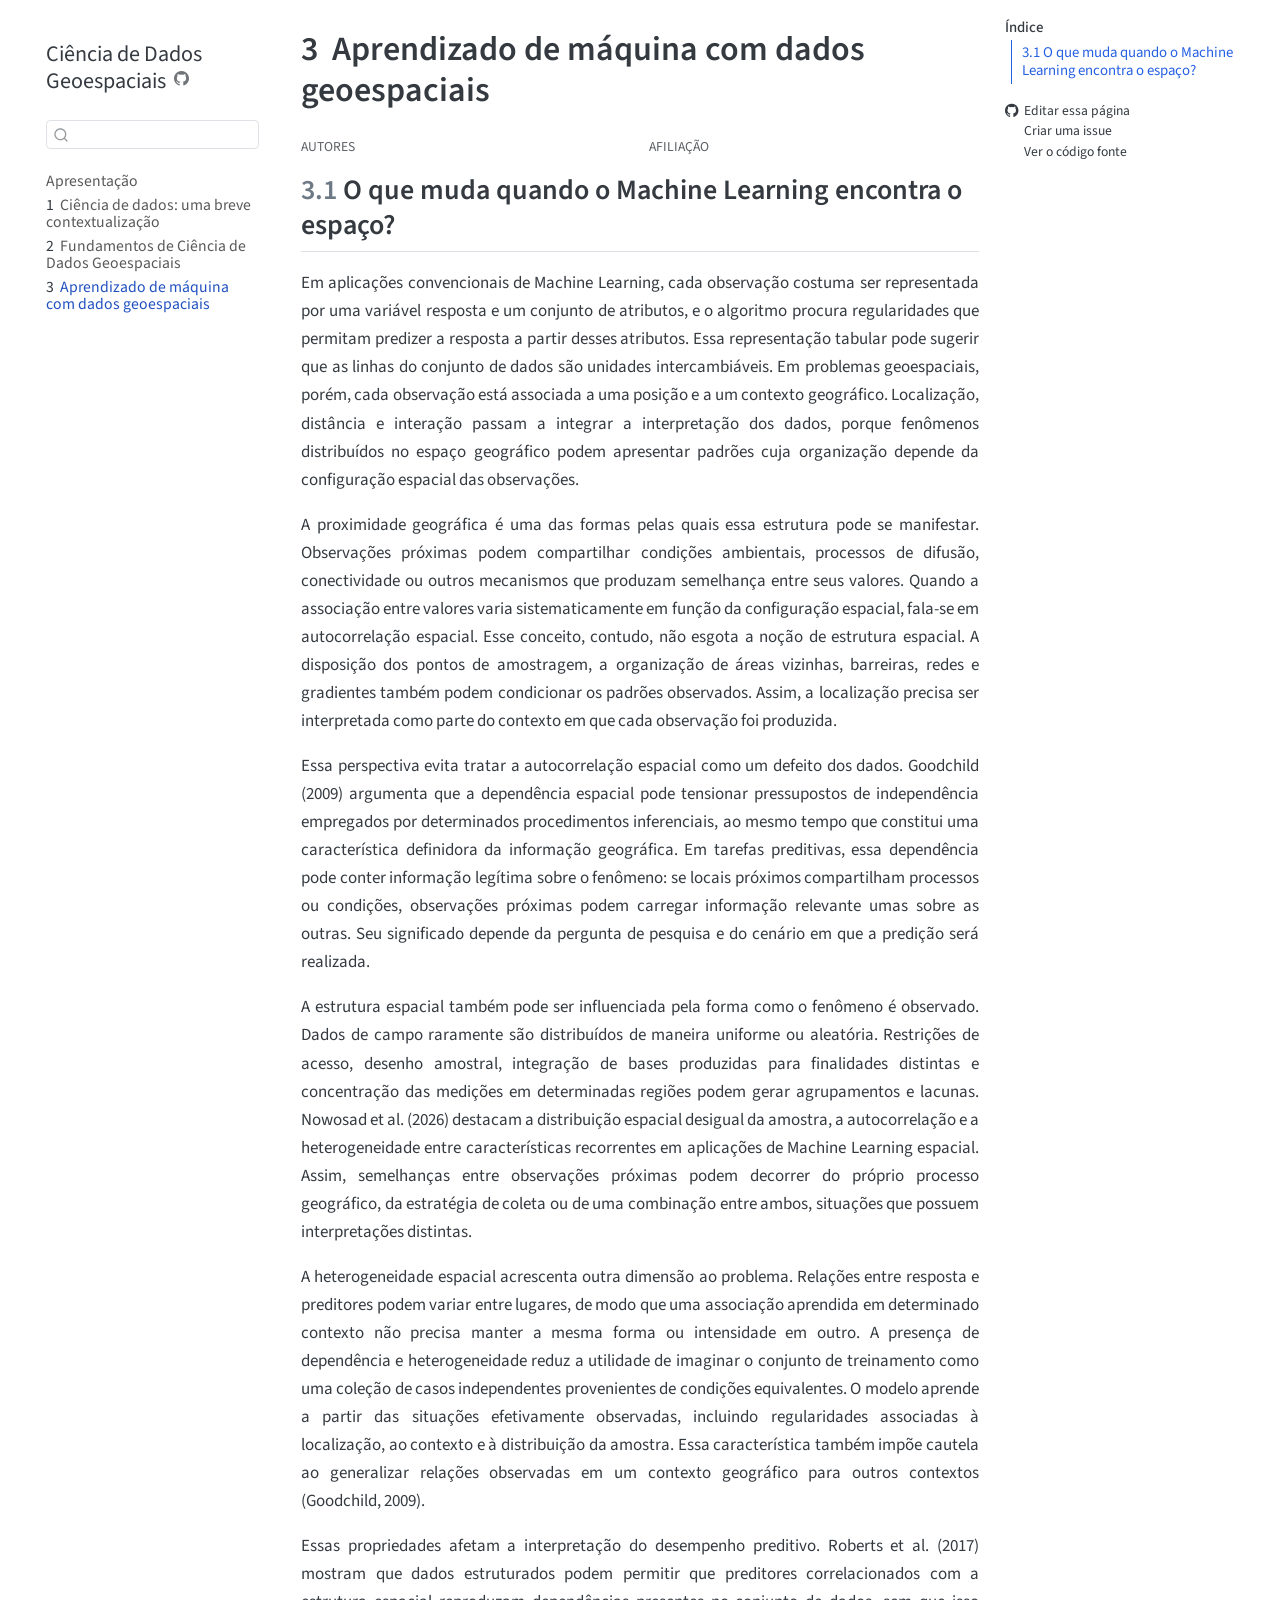
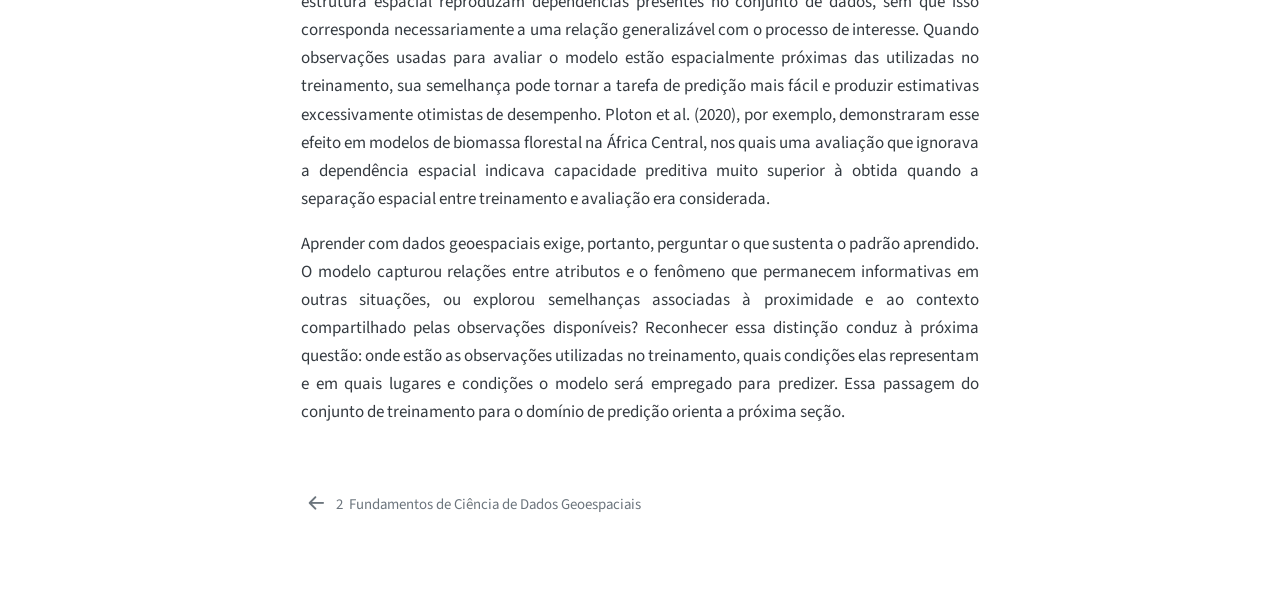
<file: 03-spatial-ml.html>
<!DOCTYPE html>
<html xmlns="http://www.w3.org/1999/xhtml" lang="pt-BR" xml:lang="pt-BR"><head>

<meta charset="utf-8">
<meta name="generator" content="quarto-1.8.25">

<meta name="viewport" content="width=device-width, initial-scale=1.0, user-scalable=yes">


<title>3&nbsp; Aprendizado de máquina com dados geoespaciais – Ciência de Dados Geoespaciais</title>
<style>
code{white-space: pre-wrap;}
span.smallcaps{font-variant: small-caps;}
div.columns{display: flex; gap: min(4vw, 1.5em);}
div.column{flex: auto; overflow-x: auto;}
div.hanging-indent{margin-left: 1.5em; text-indent: -1.5em;}
ul.task-list{list-style: none;}
ul.task-list li input[type="checkbox"] {
  width: 0.8em;
  margin: 0 0.8em 0.2em -1em; /* quarto-specific, see https://github.com/quarto-dev/quarto-cli/issues/4556 */ 
  vertical-align: middle;
}
</style>


<script src="site_libs/quarto-nav/quarto-nav.js"></script>
<script src="site_libs/quarto-nav/headroom.min.js"></script>
<script src="site_libs/clipboard/clipboard.min.js"></script>
<script src="site_libs/quarto-search/autocomplete.umd.js"></script>
<script src="site_libs/quarto-search/fuse.min.js"></script>
<script src="site_libs/quarto-search/quarto-search.js"></script>
<meta name="quarto:offset" content="./">
<link href="./02-geo-ds.html" rel="prev">
<script src="site_libs/quarto-html/quarto.js" type="module"></script>
<script src="site_libs/quarto-html/tabsets/tabsets.js" type="module"></script>
<script src="site_libs/quarto-html/axe/axe-check.js" type="module"></script>
<script src="site_libs/quarto-html/popper.min.js"></script>
<script src="site_libs/quarto-html/tippy.umd.min.js"></script>
<script src="site_libs/quarto-html/anchor.min.js"></script>
<link href="site_libs/quarto-html/tippy.css" rel="stylesheet">
<link href="site_libs/quarto-html/quarto-syntax-highlighting-7b89279ff1a6dce999919e0e67d4d9ec.css" rel="stylesheet" id="quarto-text-highlighting-styles">
<script src="site_libs/bootstrap/bootstrap.min.js"></script>
<link href="site_libs/bootstrap/bootstrap-icons.css" rel="stylesheet">
<link href="site_libs/bootstrap/bootstrap-70a47bd5681a7291082a5b9f83d58762.min.css" rel="stylesheet" append-hash="true" id="quarto-bootstrap" data-mode="light">
<script id="quarto-search-options" type="application/json">{
  "location": "sidebar",
  "copy-button": false,
  "collapse-after": 3,
  "panel-placement": "start",
  "type": "textbox",
  "limit": 50,
  "keyboard-shortcut": [
    "f",
    "/",
    "s"
  ],
  "show-item-context": false,
  "language": {
    "search-no-results-text": "Nenhum resultado",
    "search-matching-documents-text": "documentos correspondentes",
    "search-copy-link-title": "Copiar link para a busca",
    "search-hide-matches-text": "Esconder correspondências adicionais",
    "search-more-match-text": "mais correspondência neste documento",
    "search-more-matches-text": "mais correspondências neste documento",
    "search-clear-button-title": "Limpar",
    "search-text-placeholder": "",
    "search-detached-cancel-button-title": "Cancelar",
    "search-submit-button-title": "Enviar",
    "search-label": "Procurar"
  }
}</script>


<link rel="stylesheet" href="styles.css">
</head>

<body class="nav-sidebar floating quarto-light">

<div id="quarto-search-results"></div>
  <header id="quarto-header" class="headroom fixed-top">
  <nav class="quarto-secondary-nav">
    <div class="container-fluid d-flex">
      <button type="button" class="quarto-btn-toggle btn" data-bs-toggle="collapse" role="button" data-bs-target=".quarto-sidebar-collapse-item" aria-controls="quarto-sidebar" aria-expanded="false" aria-label="Alternar barra lateral" onclick="if (window.quartoToggleHeadroom) { window.quartoToggleHeadroom(); }">
        <i class="bi bi-layout-text-sidebar-reverse"></i>
      </button>
        <nav class="quarto-page-breadcrumbs" aria-label="breadcrumb"><ol class="breadcrumb"><li class="breadcrumb-item"><a href="./03-spatial-ml.html"><span class="chapter-number">3</span>&nbsp; <span class="chapter-title">Aprendizado de máquina com dados geoespaciais</span></a></li></ol></nav>
        <a class="flex-grow-1" role="navigation" data-bs-toggle="collapse" data-bs-target=".quarto-sidebar-collapse-item" aria-controls="quarto-sidebar" aria-expanded="false" aria-label="Alternar barra lateral" onclick="if (window.quartoToggleHeadroom) { window.quartoToggleHeadroom(); }">      
        </a>
      <button type="button" class="btn quarto-search-button" aria-label="Procurar" onclick="window.quartoOpenSearch();">
        <i class="bi bi-search"></i>
      </button>
    </div>
  </nav>
</header>
<!-- content -->
<div id="quarto-content" class="quarto-container page-columns page-rows-contents page-layout-article">
<!-- sidebar -->
  <nav id="quarto-sidebar" class="sidebar collapse collapse-horizontal quarto-sidebar-collapse-item sidebar-navigation floating overflow-auto">
    <div class="pt-lg-2 mt-2 text-left sidebar-header sidebar-header-stacked">
      <a href="./index.html" class="sidebar-logo-link">
      </a>
    <div class="sidebar-title mb-0 py-0">
      <a href="./">Ciência de Dados Geoespaciais</a> 
        <div class="sidebar-tools-main">
    <a href="https://github.com/CAP423/cap423-ebook" title="Código fonte" class="quarto-navigation-tool px-1" aria-label="Código fonte"><i class="bi bi-github"></i></a>
</div>
    </div>
      </div>
        <div class="mt-2 flex-shrink-0 align-items-center">
        <div class="sidebar-search">
        <div id="quarto-search" class="" title="Procurar"></div>
        </div>
        </div>
    <div class="sidebar-menu-container"> 
    <ul class="list-unstyled mt-1">
        <li class="sidebar-item">
  <div class="sidebar-item-container"> 
  <a href="./index.html" class="sidebar-item-text sidebar-link">
 <span class="menu-text">Apresentação</span></a>
  </div>
</li>
        <li class="sidebar-item">
  <div class="sidebar-item-container"> 
  <a href="./01-fundamentos.html" class="sidebar-item-text sidebar-link">
 <span class="menu-text"><span class="chapter-number">1</span>&nbsp; <span class="chapter-title">Ciência de dados: uma breve contextualização</span></span></a>
  </div>
</li>
        <li class="sidebar-item">
  <div class="sidebar-item-container"> 
  <a href="./02-geo-ds.html" class="sidebar-item-text sidebar-link">
 <span class="menu-text"><span class="chapter-number">2</span>&nbsp; <span class="chapter-title">Fundamentos de Ciência de Dados Geoespaciais</span></span></a>
  </div>
</li>
        <li class="sidebar-item">
  <div class="sidebar-item-container"> 
  <a href="./03-spatial-ml.html" class="sidebar-item-text sidebar-link active">
 <span class="menu-text"><span class="chapter-number">3</span>&nbsp; <span class="chapter-title">Aprendizado de máquina com dados geoespaciais</span></span></a>
  </div>
</li>
    </ul>
    </div>
</nav>
<div id="quarto-sidebar-glass" class="quarto-sidebar-collapse-item" data-bs-toggle="collapse" data-bs-target=".quarto-sidebar-collapse-item"></div>
<!-- margin-sidebar -->
    <div id="quarto-margin-sidebar" class="sidebar margin-sidebar">
        <nav id="TOC" role="doc-toc" class="toc-active">
    <h2 id="toc-title">Índice</h2>
   
  <ul>
  <li><a href="#sec-ml-encontra-espaco" id="toc-sec-ml-encontra-espaco" class="nav-link active" data-scroll-target="#sec-ml-encontra-espaco"><span class="header-section-number">3.1</span> O que muda quando o Machine Learning encontra o espaço?</a></li>
  </ul>
<div class="toc-actions"><ul><li><a href="https://github.com/CAP423/cap423-ebook/edit/main/03-spatial-ml.qmd" class="toc-action"><i class="bi bi-github"></i>Editar essa página</a></li><li><a href="https://github.com/CAP423/cap423-ebook/issues/new" class="toc-action"><i class="bi empty"></i>Criar uma issue</a></li><li><a href="https://github.com/CAP423/cap423-ebook/blob/main/03-spatial-ml.qmd" class="toc-action"><i class="bi empty"></i>Ver o código fonte</a></li></ul></div></nav>
    </div>
<!-- main -->
<main class="content" id="quarto-document-content">

<header id="title-block-header" class="quarto-title-block default">
<div class="quarto-title">
<h1 class="title"><span id="sec-aprendizado-maquina-geoespacial" class="quarto-section-identifier"><span class="chapter-number">3</span>&nbsp; <span class="chapter-title">Aprendizado de máquina com dados geoespaciais</span></span></h1>
</div>


<div class="quarto-title-meta-author">
  <div class="quarto-title-meta-heading">Autores</div>
  <div class="quarto-title-meta-heading">Afiliação</div>
  
  </div>

<div class="quarto-title-meta">

      
  
    
  </div>
  


</header>


<section id="sec-ml-encontra-espaco" class="level2" data-number="3.1">
<h2 data-number="3.1" class="anchored" data-anchor-id="sec-ml-encontra-espaco"><span class="header-section-number">3.1</span> O que muda quando o Machine Learning encontra o espaço?</h2>
<p>Em aplicações convencionais de Machine Learning, cada observação costuma ser representada por uma variável resposta e um conjunto de atributos, e o algoritmo procura regularidades que permitam predizer a resposta a partir desses atributos. Essa representação tabular pode sugerir que as linhas do conjunto de dados são unidades intercambiáveis. Em problemas geoespaciais, porém, cada observação está associada a uma posição e a um contexto geográfico. Localização, distância e interação passam a integrar a interpretação dos dados, porque fenômenos distribuídos no espaço geográfico podem apresentar padrões cuja organização depende da configuração espacial das observações.</p>
<p>A proximidade geográfica é uma das formas pelas quais essa estrutura pode se manifestar. Observações próximas podem compartilhar condições ambientais, processos de difusão, conectividade ou outros mecanismos que produzam semelhança entre seus valores. Quando a associação entre valores varia sistematicamente em função da configuração espacial, fala-se em autocorrelação espacial. Esse conceito, contudo, não esgota a noção de estrutura espacial. A disposição dos pontos de amostragem, a organização de áreas vizinhas, barreiras, redes e gradientes também podem condicionar os padrões observados. Assim, a localização precisa ser interpretada como parte do contexto em que cada observação foi produzida.</p>
<p>Essa perspectiva evita tratar a autocorrelação espacial como um defeito dos dados. Goodchild (2009) argumenta que a dependência espacial pode tensionar pressupostos de independência empregados por determinados procedimentos inferenciais, ao mesmo tempo que constitui uma característica definidora da informação geográfica. Em tarefas preditivas, essa dependência pode conter informação legítima sobre o fenômeno: se locais próximos compartilham processos ou condições, observações próximas podem carregar informação relevante umas sobre as outras. Seu significado depende da pergunta de pesquisa e do cenário em que a predição será realizada.</p>
<p>A estrutura espacial também pode ser influenciada pela forma como o fenômeno é observado. Dados de campo raramente são distribuídos de maneira uniforme ou aleatória. Restrições de acesso, desenho amostral, integração de bases produzidas para finalidades distintas e concentração das medições em determinadas regiões podem gerar agrupamentos e lacunas. Nowosad et al.&nbsp;(2026) destacam a distribuição espacial desigual da amostra, a autocorrelação e a heterogeneidade entre características recorrentes em aplicações de Machine Learning espacial. Assim, semelhanças entre observações próximas podem decorrer do próprio processo geográfico, da estratégia de coleta ou de uma combinação entre ambos, situações que possuem interpretações distintas.</p>
<p>A heterogeneidade espacial acrescenta outra dimensão ao problema. Relações entre resposta e preditores podem variar entre lugares, de modo que uma associação aprendida em determinado contexto não precisa manter a mesma forma ou intensidade em outro. A presença de dependência e heterogeneidade reduz a utilidade de imaginar o conjunto de treinamento como uma coleção de casos independentes provenientes de condições equivalentes. O modelo aprende a partir das situações efetivamente observadas, incluindo regularidades associadas à localização, ao contexto e à distribuição da amostra. Essa característica também impõe cautela ao generalizar relações observadas em um contexto geográfico para outros contextos (Goodchild, 2009).</p>
<p>Essas propriedades afetam a interpretação do desempenho preditivo. Roberts et al.&nbsp;(2017) mostram que dados estruturados podem permitir que preditores correlacionados com a estrutura espacial reproduzam dependências presentes no conjunto de dados, sem que isso corresponda necessariamente a uma relação generalizável com o processo de interesse. Quando observações usadas para avaliar o modelo estão espacialmente próximas das utilizadas no treinamento, sua semelhança pode tornar a tarefa de predição mais fácil e produzir estimativas excessivamente otimistas de desempenho. Ploton et al.&nbsp;(2020), por exemplo, demonstraram esse efeito em modelos de biomassa florestal na África Central, nos quais uma avaliação que ignorava a dependência espacial indicava capacidade preditiva muito superior à obtida quando a separação espacial entre treinamento e avaliação era considerada.</p>
<p>Aprender com dados geoespaciais exige, portanto, perguntar o que sustenta o padrão aprendido. O modelo capturou relações entre atributos e o fenômeno que permanecem informativas em outras situações, ou explorou semelhanças associadas à proximidade e ao contexto compartilhado pelas observações disponíveis? Reconhecer essa distinção conduz à próxima questão: onde estão as observações utilizadas no treinamento, quais condições elas representam e em quais lugares e condições o modelo será empregado para predizer. Essa passagem do conjunto de treinamento para o domínio de predição orienta a próxima seção.</p>


</section>

</main> <!-- /main -->
<script id="quarto-html-after-body" type="application/javascript">
  window.document.addEventListener("DOMContentLoaded", function (event) {
    const icon = "";
    const anchorJS = new window.AnchorJS();
    anchorJS.options = {
      placement: 'right',
      icon: icon
    };
    anchorJS.add('.anchored');
    const isCodeAnnotation = (el) => {
      for (const clz of el.classList) {
        if (clz.startsWith('code-annotation-')) {                     
          return true;
        }
      }
      return false;
    }
    const onCopySuccess = function(e) {
      // button target
      const button = e.trigger;
      // don't keep focus
      button.blur();
      // flash "checked"
      button.classList.add('code-copy-button-checked');
      var currentTitle = button.getAttribute("title");
      button.setAttribute("title", "Copiada");
      let tooltip;
      if (window.bootstrap) {
        button.setAttribute("data-bs-toggle", "tooltip");
        button.setAttribute("data-bs-placement", "left");
        button.setAttribute("data-bs-title", "Copiada");
        tooltip = new bootstrap.Tooltip(button, 
          { trigger: "manual", 
            customClass: "code-copy-button-tooltip",
            offset: [0, -8]});
        tooltip.show();    
      }
      setTimeout(function() {
        if (tooltip) {
          tooltip.hide();
          button.removeAttribute("data-bs-title");
          button.removeAttribute("data-bs-toggle");
          button.removeAttribute("data-bs-placement");
        }
        button.setAttribute("title", currentTitle);
        button.classList.remove('code-copy-button-checked');
      }, 1000);
      // clear code selection
      e.clearSelection();
    }
    const getTextToCopy = function(trigger) {
      const outerScaffold = trigger.parentElement.cloneNode(true);
      const codeEl = outerScaffold.querySelector('code');
      for (const childEl of codeEl.children) {
        if (isCodeAnnotation(childEl)) {
          childEl.remove();
        }
      }
      return codeEl.innerText;
    }
    const clipboard = new window.ClipboardJS('.code-copy-button:not([data-in-quarto-modal])', {
      text: getTextToCopy
    });
    clipboard.on('success', onCopySuccess);
    if (window.document.getElementById('quarto-embedded-source-code-modal')) {
      const clipboardModal = new window.ClipboardJS('.code-copy-button[data-in-quarto-modal]', {
        text: getTextToCopy,
        container: window.document.getElementById('quarto-embedded-source-code-modal')
      });
      clipboardModal.on('success', onCopySuccess);
    }
      var localhostRegex = new RegExp(/^(?:http|https):\/\/localhost\:?[0-9]*\//);
      var mailtoRegex = new RegExp(/^mailto:/);
        var filterRegex = new RegExp('/' + window.location.host + '/');
      var isInternal = (href) => {
          return filterRegex.test(href) || localhostRegex.test(href) || mailtoRegex.test(href);
      }
      // Inspect non-navigation links and adorn them if external
     var links = window.document.querySelectorAll('a[href]:not(.nav-link):not(.navbar-brand):not(.toc-action):not(.sidebar-link):not(.sidebar-item-toggle):not(.pagination-link):not(.no-external):not([aria-hidden]):not(.dropdown-item):not(.quarto-navigation-tool):not(.about-link)');
      for (var i=0; i<links.length; i++) {
        const link = links[i];
        if (!isInternal(link.href)) {
          // undo the damage that might have been done by quarto-nav.js in the case of
          // links that we want to consider external
          if (link.dataset.originalHref !== undefined) {
            link.href = link.dataset.originalHref;
          }
        }
      }
    function tippyHover(el, contentFn, onTriggerFn, onUntriggerFn) {
      const config = {
        allowHTML: true,
        maxWidth: 500,
        delay: 100,
        arrow: false,
        appendTo: function(el) {
            return el.parentElement;
        },
        interactive: true,
        interactiveBorder: 10,
        theme: 'quarto',
        placement: 'bottom-start',
      };
      if (contentFn) {
        config.content = contentFn;
      }
      if (onTriggerFn) {
        config.onTrigger = onTriggerFn;
      }
      if (onUntriggerFn) {
        config.onUntrigger = onUntriggerFn;
      }
      window.tippy(el, config); 
    }
    const noterefs = window.document.querySelectorAll('a[role="doc-noteref"]');
    for (var i=0; i<noterefs.length; i++) {
      const ref = noterefs[i];
      tippyHover(ref, function() {
        // use id or data attribute instead here
        let href = ref.getAttribute('data-footnote-href') || ref.getAttribute('href');
        try { href = new URL(href).hash; } catch {}
        const id = href.replace(/^#\/?/, "");
        const note = window.document.getElementById(id);
        if (note) {
          return note.innerHTML;
        } else {
          return "";
        }
      });
    }
    const xrefs = window.document.querySelectorAll('a.quarto-xref');
    const processXRef = (id, note) => {
      // Strip column container classes
      const stripColumnClz = (el) => {
        el.classList.remove("page-full", "page-columns");
        if (el.children) {
          for (const child of el.children) {
            stripColumnClz(child);
          }
        }
      }
      stripColumnClz(note)
      if (id === null || id.startsWith('sec-')) {
        // Special case sections, only their first couple elements
        const container = document.createElement("div");
        if (note.children && note.children.length > 2) {
          container.appendChild(note.children[0].cloneNode(true));
          for (let i = 1; i < note.children.length; i++) {
            const child = note.children[i];
            if (child.tagName === "P" && child.innerText === "") {
              continue;
            } else {
              container.appendChild(child.cloneNode(true));
              break;
            }
          }
          if (window.Quarto?.typesetMath) {
            window.Quarto.typesetMath(container);
          }
          return container.innerHTML
        } else {
          if (window.Quarto?.typesetMath) {
            window.Quarto.typesetMath(note);
          }
          return note.innerHTML;
        }
      } else {
        // Remove any anchor links if they are present
        const anchorLink = note.querySelector('a.anchorjs-link');
        if (anchorLink) {
          anchorLink.remove();
        }
        if (window.Quarto?.typesetMath) {
          window.Quarto.typesetMath(note);
        }
        if (note.classList.contains("callout")) {
          return note.outerHTML;
        } else {
          return note.innerHTML;
        }
      }
    }
    for (var i=0; i<xrefs.length; i++) {
      const xref = xrefs[i];
      tippyHover(xref, undefined, function(instance) {
        instance.disable();
        let url = xref.getAttribute('href');
        let hash = undefined; 
        if (url.startsWith('#')) {
          hash = url;
        } else {
          try { hash = new URL(url).hash; } catch {}
        }
        if (hash) {
          const id = hash.replace(/^#\/?/, "");
          const note = window.document.getElementById(id);
          if (note !== null) {
            try {
              const html = processXRef(id, note.cloneNode(true));
              instance.setContent(html);
            } finally {
              instance.enable();
              instance.show();
            }
          } else {
            // See if we can fetch this
            fetch(url.split('#')[0])
            .then(res => res.text())
            .then(html => {
              const parser = new DOMParser();
              const htmlDoc = parser.parseFromString(html, "text/html");
              const note = htmlDoc.getElementById(id);
              if (note !== null) {
                const html = processXRef(id, note);
                instance.setContent(html);
              } 
            }).finally(() => {
              instance.enable();
              instance.show();
            });
          }
        } else {
          // See if we can fetch a full url (with no hash to target)
          // This is a special case and we should probably do some content thinning / targeting
          fetch(url)
          .then(res => res.text())
          .then(html => {
            const parser = new DOMParser();
            const htmlDoc = parser.parseFromString(html, "text/html");
            const note = htmlDoc.querySelector('main.content');
            if (note !== null) {
              // This should only happen for chapter cross references
              // (since there is no id in the URL)
              // remove the first header
              if (note.children.length > 0 && note.children[0].tagName === "HEADER") {
                note.children[0].remove();
              }
              const html = processXRef(null, note);
              instance.setContent(html);
            } 
          }).finally(() => {
            instance.enable();
            instance.show();
          });
        }
      }, function(instance) {
      });
    }
        let selectedAnnoteEl;
        const selectorForAnnotation = ( cell, annotation) => {
          let cellAttr = 'data-code-cell="' + cell + '"';
          let lineAttr = 'data-code-annotation="' +  annotation + '"';
          const selector = 'span[' + cellAttr + '][' + lineAttr + ']';
          return selector;
        }
        const selectCodeLines = (annoteEl) => {
          const doc = window.document;
          const targetCell = annoteEl.getAttribute("data-target-cell");
          const targetAnnotation = annoteEl.getAttribute("data-target-annotation");
          const annoteSpan = window.document.querySelector(selectorForAnnotation(targetCell, targetAnnotation));
          const lines = annoteSpan.getAttribute("data-code-lines").split(",");
          const lineIds = lines.map((line) => {
            return targetCell + "-" + line;
          })
          let top = null;
          let height = null;
          let parent = null;
          if (lineIds.length > 0) {
              //compute the position of the single el (top and bottom and make a div)
              const el = window.document.getElementById(lineIds[0]);
              top = el.offsetTop;
              height = el.offsetHeight;
              parent = el.parentElement.parentElement;
            if (lineIds.length > 1) {
              const lastEl = window.document.getElementById(lineIds[lineIds.length - 1]);
              const bottom = lastEl.offsetTop + lastEl.offsetHeight;
              height = bottom - top;
            }
            if (top !== null && height !== null && parent !== null) {
              // cook up a div (if necessary) and position it 
              let div = window.document.getElementById("code-annotation-line-highlight");
              if (div === null) {
                div = window.document.createElement("div");
                div.setAttribute("id", "code-annotation-line-highlight");
                div.style.position = 'absolute';
                parent.appendChild(div);
              }
              div.style.top = top - 2 + "px";
              div.style.height = height + 4 + "px";
              div.style.left = 0;
              let gutterDiv = window.document.getElementById("code-annotation-line-highlight-gutter");
              if (gutterDiv === null) {
                gutterDiv = window.document.createElement("div");
                gutterDiv.setAttribute("id", "code-annotation-line-highlight-gutter");
                gutterDiv.style.position = 'absolute';
                const codeCell = window.document.getElementById(targetCell);
                const gutter = codeCell.querySelector('.code-annotation-gutter');
                gutter.appendChild(gutterDiv);
              }
              gutterDiv.style.top = top - 2 + "px";
              gutterDiv.style.height = height + 4 + "px";
            }
            selectedAnnoteEl = annoteEl;
          }
        };
        const unselectCodeLines = () => {
          const elementsIds = ["code-annotation-line-highlight", "code-annotation-line-highlight-gutter"];
          elementsIds.forEach((elId) => {
            const div = window.document.getElementById(elId);
            if (div) {
              div.remove();
            }
          });
          selectedAnnoteEl = undefined;
        };
          // Handle positioning of the toggle
      window.addEventListener(
        "resize",
        throttle(() => {
          elRect = undefined;
          if (selectedAnnoteEl) {
            selectCodeLines(selectedAnnoteEl);
          }
        }, 10)
      );
      function throttle(fn, ms) {
      let throttle = false;
      let timer;
        return (...args) => {
          if(!throttle) { // first call gets through
              fn.apply(this, args);
              throttle = true;
          } else { // all the others get throttled
              if(timer) clearTimeout(timer); // cancel #2
              timer = setTimeout(() => {
                fn.apply(this, args);
                timer = throttle = false;
              }, ms);
          }
        };
      }
        // Attach click handler to the DT
        const annoteDls = window.document.querySelectorAll('dt[data-target-cell]');
        for (const annoteDlNode of annoteDls) {
          annoteDlNode.addEventListener('click', (event) => {
            const clickedEl = event.target;
            if (clickedEl !== selectedAnnoteEl) {
              unselectCodeLines();
              const activeEl = window.document.querySelector('dt[data-target-cell].code-annotation-active');
              if (activeEl) {
                activeEl.classList.remove('code-annotation-active');
              }
              selectCodeLines(clickedEl);
              clickedEl.classList.add('code-annotation-active');
            } else {
              // Unselect the line
              unselectCodeLines();
              clickedEl.classList.remove('code-annotation-active');
            }
          });
        }
    const findCites = (el) => {
      const parentEl = el.parentElement;
      if (parentEl) {
        const cites = parentEl.dataset.cites;
        if (cites) {
          return {
            el,
            cites: cites.split(' ')
          };
        } else {
          return findCites(el.parentElement)
        }
      } else {
        return undefined;
      }
    };
    var bibliorefs = window.document.querySelectorAll('a[role="doc-biblioref"]');
    for (var i=0; i<bibliorefs.length; i++) {
      const ref = bibliorefs[i];
      const citeInfo = findCites(ref);
      if (citeInfo) {
        tippyHover(citeInfo.el, function() {
          var popup = window.document.createElement('div');
          citeInfo.cites.forEach(function(cite) {
            var citeDiv = window.document.createElement('div');
            citeDiv.classList.add('hanging-indent');
            citeDiv.classList.add('csl-entry');
            var biblioDiv = window.document.getElementById('ref-' + cite);
            if (biblioDiv) {
              citeDiv.innerHTML = biblioDiv.innerHTML;
            }
            popup.appendChild(citeDiv);
          });
          return popup.innerHTML;
        });
      }
    }
  });
  </script>
<nav class="page-navigation">
  <div class="nav-page nav-page-previous">
      <a href="./02-geo-ds.html" class="pagination-link" aria-label="Fundamentos de Ciência de Dados Geoespaciais">
        <i class="bi bi-arrow-left-short"></i> <span class="nav-page-text"><span class="chapter-number">2</span>&nbsp; <span class="chapter-title">Fundamentos de Ciência de Dados Geoespaciais</span></span>
      </a>          
  </div>
  <div class="nav-page nav-page-next">
  </div>
</nav>
</div> <!-- /content -->




<footer class="footer"><div class="nav-footer"><div class="nav-footer-center"><div class="toc-actions d-sm-block d-md-none"><ul><li><a href="https://github.com/CAP423/cap423-ebook/edit/main/03-spatial-ml.qmd" class="toc-action"><i class="bi bi-github"></i>Editar essa página</a></li><li><a href="https://github.com/CAP423/cap423-ebook/issues/new" class="toc-action"><i class="bi empty"></i>Criar uma issue</a></li><li><a href="https://github.com/CAP423/cap423-ebook/blob/main/03-spatial-ml.qmd" class="toc-action"><i class="bi empty"></i>Ver o código fonte</a></li></ul></div></div></div></footer></body></html>
</file>
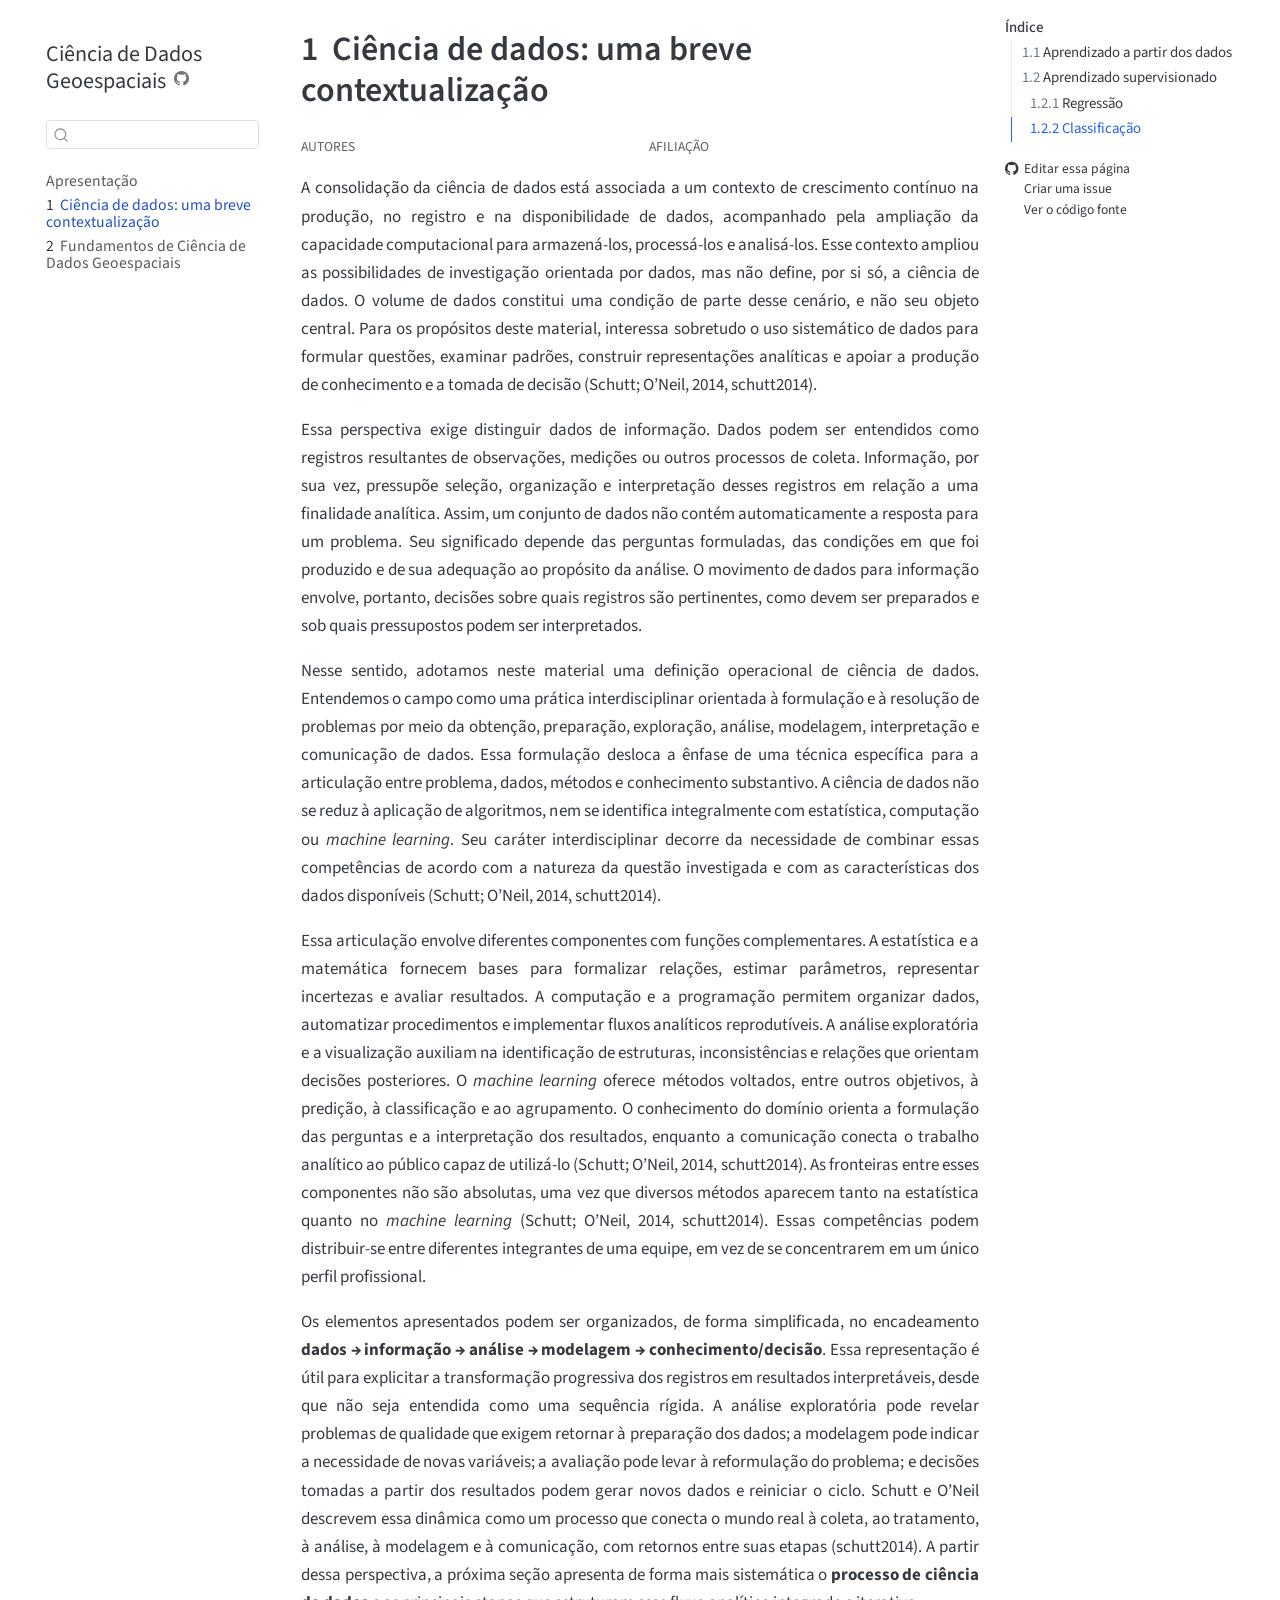
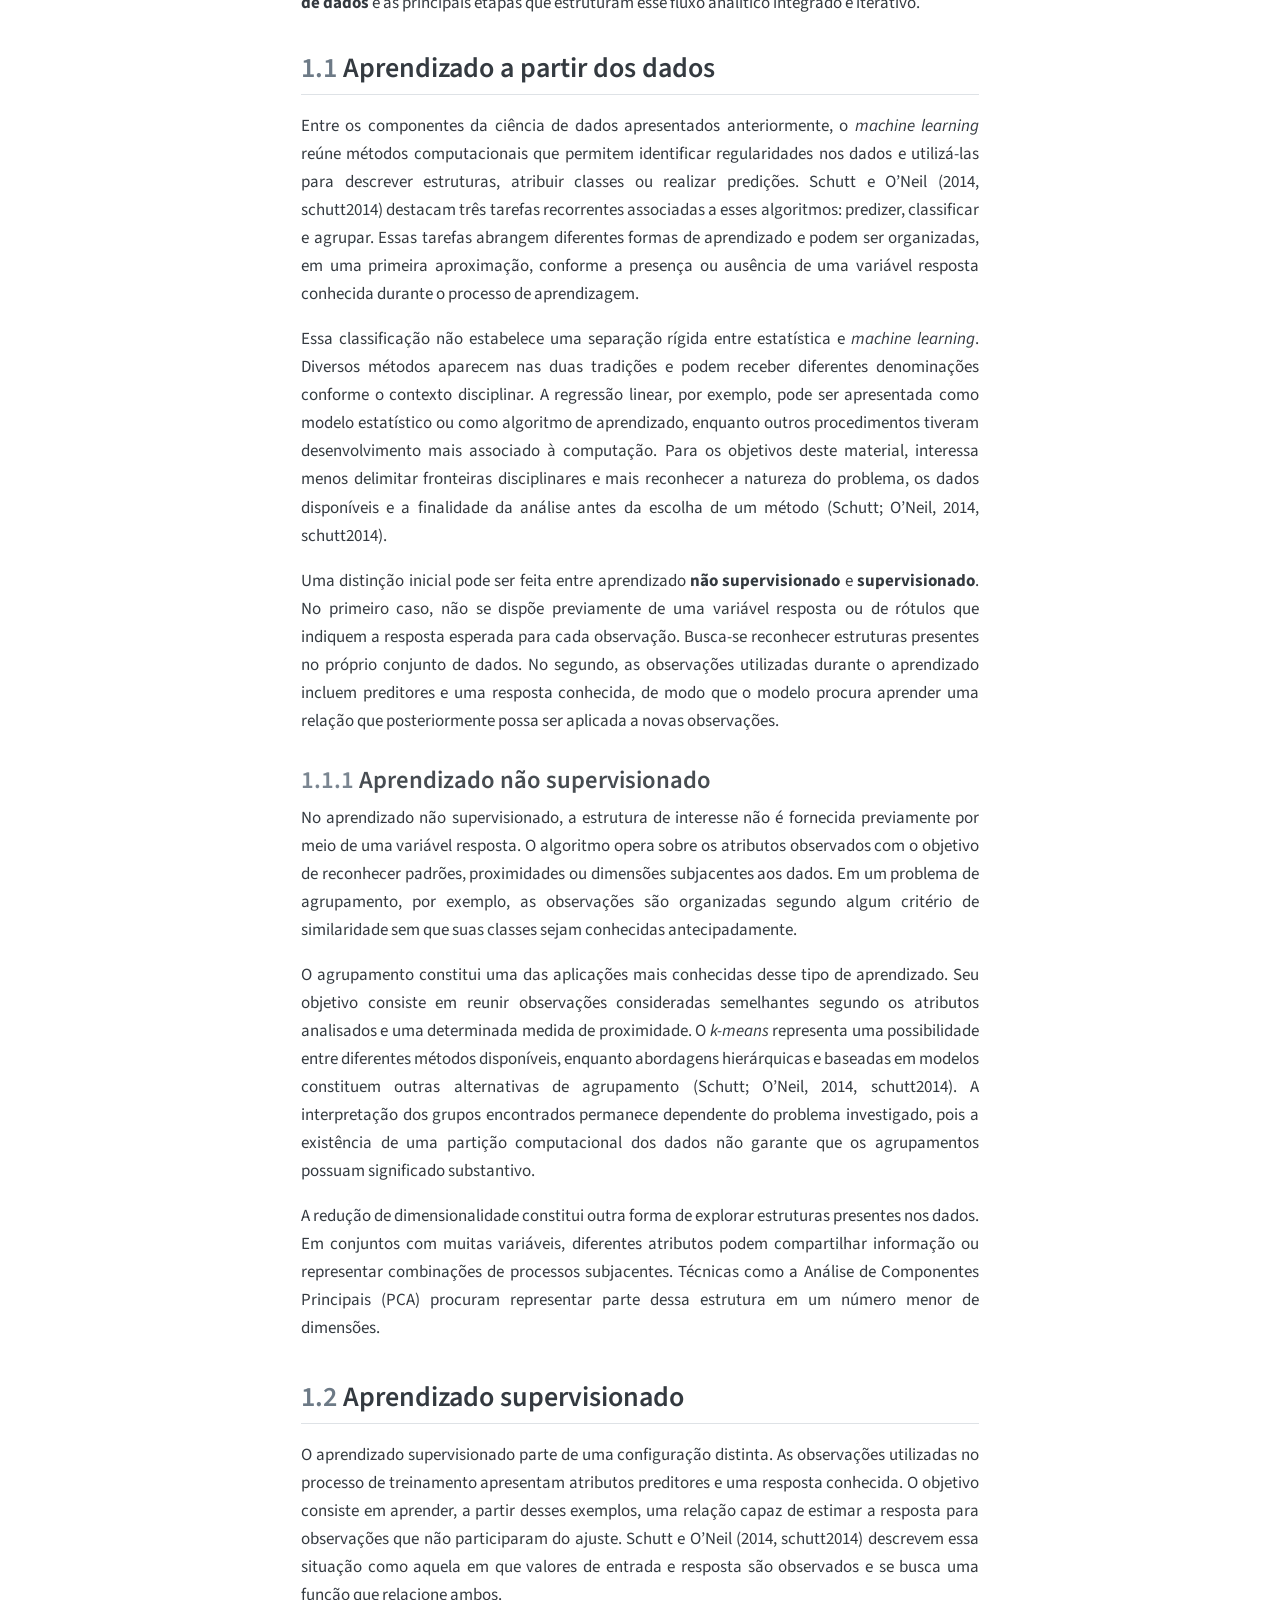
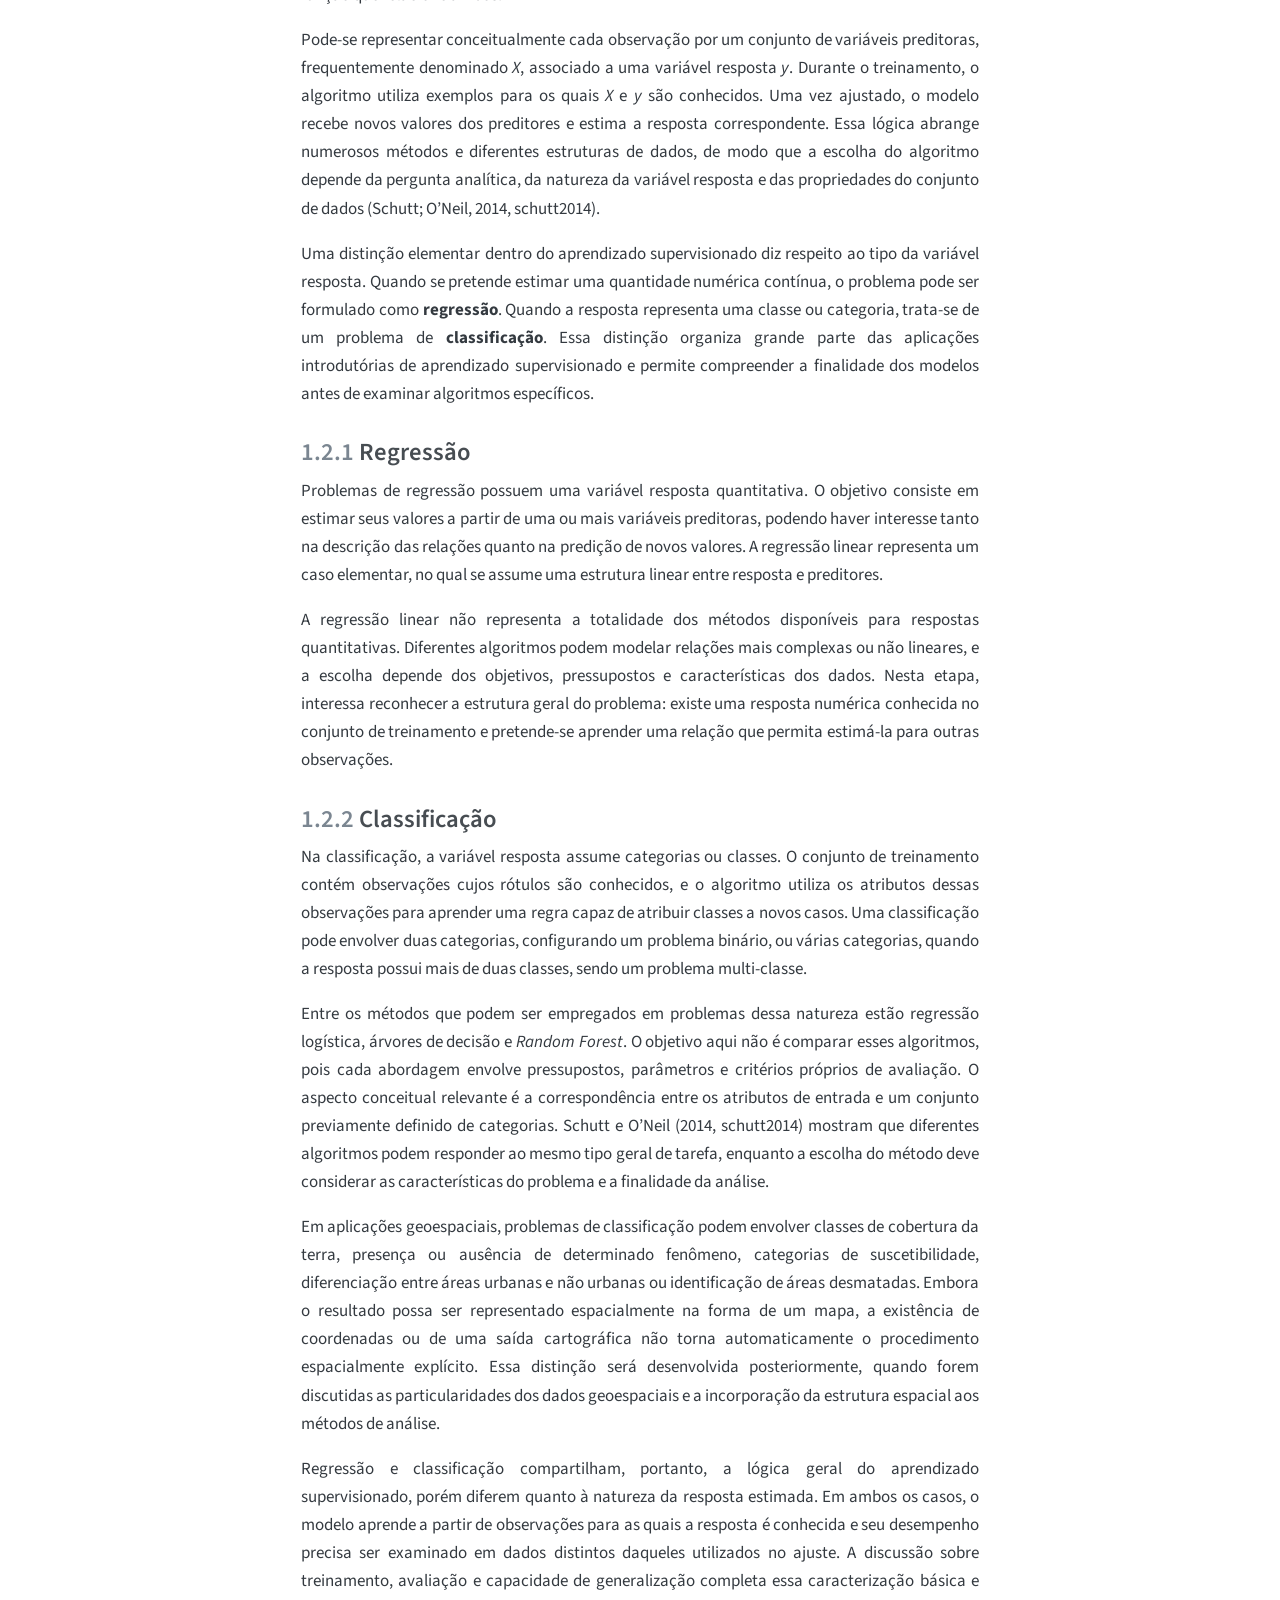
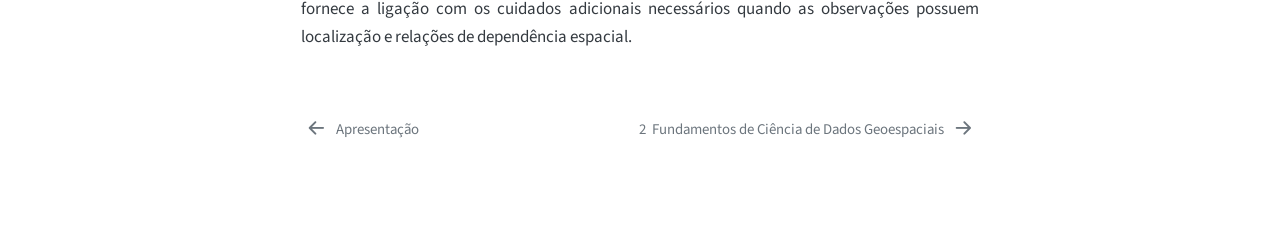
<file: _book/01-fundamentos.html>
<!DOCTYPE html>
<html xmlns="http://www.w3.org/1999/xhtml" lang="pt-BR" xml:lang="pt-BR"><head>

<meta charset="utf-8">
<meta name="generator" content="quarto-1.8.25">

<meta name="viewport" content="width=device-width, initial-scale=1.0, user-scalable=yes">


<title>1&nbsp; Ciência de dados: uma breve contextualização – Ciência de Dados Geoespaciais</title>
<style>
code{white-space: pre-wrap;}
span.smallcaps{font-variant: small-caps;}
div.columns{display: flex; gap: min(4vw, 1.5em);}
div.column{flex: auto; overflow-x: auto;}
div.hanging-indent{margin-left: 1.5em; text-indent: -1.5em;}
ul.task-list{list-style: none;}
ul.task-list li input[type="checkbox"] {
  width: 0.8em;
  margin: 0 0.8em 0.2em -1em; /* quarto-specific, see https://github.com/quarto-dev/quarto-cli/issues/4556 */ 
  vertical-align: middle;
}
</style>


<script src="site_libs/quarto-nav/quarto-nav.js"></script>
<script src="site_libs/quarto-nav/headroom.min.js"></script>
<script src="site_libs/clipboard/clipboard.min.js"></script>
<script src="site_libs/quarto-search/autocomplete.umd.js"></script>
<script src="site_libs/quarto-search/fuse.min.js"></script>
<script src="site_libs/quarto-search/quarto-search.js"></script>
<meta name="quarto:offset" content="./">
<link href="./02-geo-ds.html" rel="next">
<link href="./index.html" rel="prev">
<script src="site_libs/quarto-html/quarto.js" type="module"></script>
<script src="site_libs/quarto-html/tabsets/tabsets.js" type="module"></script>
<script src="site_libs/quarto-html/axe/axe-check.js" type="module"></script>
<script src="site_libs/quarto-html/popper.min.js"></script>
<script src="site_libs/quarto-html/tippy.umd.min.js"></script>
<script src="site_libs/quarto-html/anchor.min.js"></script>
<link href="site_libs/quarto-html/tippy.css" rel="stylesheet">
<link href="site_libs/quarto-html/quarto-syntax-highlighting-7b89279ff1a6dce999919e0e67d4d9ec.css" rel="stylesheet" id="quarto-text-highlighting-styles">
<script src="site_libs/bootstrap/bootstrap.min.js"></script>
<link href="site_libs/bootstrap/bootstrap-icons.css" rel="stylesheet">
<link href="site_libs/bootstrap/bootstrap-70a47bd5681a7291082a5b9f83d58762.min.css" rel="stylesheet" append-hash="true" id="quarto-bootstrap" data-mode="light">
<script id="quarto-search-options" type="application/json">{
  "location": "sidebar",
  "copy-button": false,
  "collapse-after": 3,
  "panel-placement": "start",
  "type": "textbox",
  "limit": 50,
  "keyboard-shortcut": [
    "f",
    "/",
    "s"
  ],
  "show-item-context": false,
  "language": {
    "search-no-results-text": "Nenhum resultado",
    "search-matching-documents-text": "documentos correspondentes",
    "search-copy-link-title": "Copiar link para a busca",
    "search-hide-matches-text": "Esconder correspondências adicionais",
    "search-more-match-text": "mais correspondência neste documento",
    "search-more-matches-text": "mais correspondências neste documento",
    "search-clear-button-title": "Limpar",
    "search-text-placeholder": "",
    "search-detached-cancel-button-title": "Cancelar",
    "search-submit-button-title": "Enviar",
    "search-label": "Procurar"
  }
}</script>


<link rel="stylesheet" href="styles.css">
</head>

<body class="nav-sidebar floating quarto-light">

<div id="quarto-search-results"></div>
  <header id="quarto-header" class="headroom fixed-top">
  <nav class="quarto-secondary-nav">
    <div class="container-fluid d-flex">
      <button type="button" class="quarto-btn-toggle btn" data-bs-toggle="collapse" role="button" data-bs-target=".quarto-sidebar-collapse-item" aria-controls="quarto-sidebar" aria-expanded="false" aria-label="Alternar barra lateral" onclick="if (window.quartoToggleHeadroom) { window.quartoToggleHeadroom(); }">
        <i class="bi bi-layout-text-sidebar-reverse"></i>
      </button>
        <nav class="quarto-page-breadcrumbs" aria-label="breadcrumb"><ol class="breadcrumb"><li class="breadcrumb-item"><a href="./01-fundamentos.html"><span class="chapter-number">1</span>&nbsp; <span class="chapter-title">Ciência de dados: uma breve contextualização</span></a></li></ol></nav>
        <a class="flex-grow-1" role="navigation" data-bs-toggle="collapse" data-bs-target=".quarto-sidebar-collapse-item" aria-controls="quarto-sidebar" aria-expanded="false" aria-label="Alternar barra lateral" onclick="if (window.quartoToggleHeadroom) { window.quartoToggleHeadroom(); }">      
        </a>
      <button type="button" class="btn quarto-search-button" aria-label="Procurar" onclick="window.quartoOpenSearch();">
        <i class="bi bi-search"></i>
      </button>
    </div>
  </nav>
</header>
<!-- content -->
<div id="quarto-content" class="quarto-container page-columns page-rows-contents page-layout-article">
<!-- sidebar -->
  <nav id="quarto-sidebar" class="sidebar collapse collapse-horizontal quarto-sidebar-collapse-item sidebar-navigation floating overflow-auto">
    <div class="pt-lg-2 mt-2 text-left sidebar-header sidebar-header-stacked">
      <a href="./index.html" class="sidebar-logo-link">
      </a>
    <div class="sidebar-title mb-0 py-0">
      <a href="./">Ciência de Dados Geoespaciais</a> 
        <div class="sidebar-tools-main">
    <a href="https://github.com/CAP423/cap423-ebook" title="Código fonte" class="quarto-navigation-tool px-1" aria-label="Código fonte"><i class="bi bi-github"></i></a>
</div>
    </div>
      </div>
        <div class="mt-2 flex-shrink-0 align-items-center">
        <div class="sidebar-search">
        <div id="quarto-search" class="" title="Procurar"></div>
        </div>
        </div>
    <div class="sidebar-menu-container"> 
    <ul class="list-unstyled mt-1">
        <li class="sidebar-item">
  <div class="sidebar-item-container"> 
  <a href="./index.html" class="sidebar-item-text sidebar-link">
 <span class="menu-text">Apresentação</span></a>
  </div>
</li>
        <li class="sidebar-item">
  <div class="sidebar-item-container"> 
  <a href="./01-fundamentos.html" class="sidebar-item-text sidebar-link active">
 <span class="menu-text"><span class="chapter-number">1</span>&nbsp; <span class="chapter-title">Ciência de dados: uma breve contextualização</span></span></a>
  </div>
</li>
        <li class="sidebar-item">
  <div class="sidebar-item-container"> 
  <a href="./02-geo-ds.html" class="sidebar-item-text sidebar-link">
 <span class="menu-text"><span class="chapter-number">2</span>&nbsp; <span class="chapter-title">Fundamentos de Ciência de Dados Geoespaciais</span></span></a>
  </div>
</li>
    </ul>
    </div>
</nav>
<div id="quarto-sidebar-glass" class="quarto-sidebar-collapse-item" data-bs-toggle="collapse" data-bs-target=".quarto-sidebar-collapse-item"></div>
<!-- margin-sidebar -->
    <div id="quarto-margin-sidebar" class="sidebar margin-sidebar">
        <nav id="TOC" role="doc-toc" class="toc-active">
    <h2 id="toc-title">Índice</h2>
   
  <ul>
  <li><a href="#aprendizado-a-partir-dos-dados" id="toc-aprendizado-a-partir-dos-dados" class="nav-link active" data-scroll-target="#aprendizado-a-partir-dos-dados"><span class="header-section-number">1.1</span> Aprendizado a partir dos dados</a>
  <ul class="collapse">
  <li><a href="#aprendizado-não-supervisionado" id="toc-aprendizado-não-supervisionado" class="nav-link" data-scroll-target="#aprendizado-não-supervisionado"><span class="header-section-number">1.1.1</span> Aprendizado não supervisionado</a></li>
  </ul></li>
  <li><a href="#aprendizado-supervisionado" id="toc-aprendizado-supervisionado" class="nav-link" data-scroll-target="#aprendizado-supervisionado"><span class="header-section-number">1.2</span> Aprendizado supervisionado</a>
  <ul class="collapse">
  <li><a href="#regressão" id="toc-regressão" class="nav-link" data-scroll-target="#regressão"><span class="header-section-number">1.2.1</span> Regressão</a></li>
  <li><a href="#classificação" id="toc-classificação" class="nav-link" data-scroll-target="#classificação"><span class="header-section-number">1.2.2</span> Classificação</a></li>
  </ul></li>
  </ul>
<div class="toc-actions"><ul><li><a href="https://github.com/CAP423/cap423-ebook/edit/main/01-fundamentos.qmd" class="toc-action"><i class="bi bi-github"></i>Editar essa página</a></li><li><a href="https://github.com/CAP423/cap423-ebook/issues/new" class="toc-action"><i class="bi empty"></i>Criar uma issue</a></li><li><a href="https://github.com/CAP423/cap423-ebook/blob/main/01-fundamentos.qmd" class="toc-action"><i class="bi empty"></i>Ver o código fonte</a></li></ul></div></nav>
    </div>
<!-- main -->
<main class="content" id="quarto-document-content">

<header id="title-block-header" class="quarto-title-block default">
<div class="quarto-title">
<h1 class="title"><span class="chapter-number">1</span>&nbsp; <span class="chapter-title">Ciência de dados: uma breve contextualização</span></h1>
</div>


<div class="quarto-title-meta-author">
  <div class="quarto-title-meta-heading">Autores</div>
  <div class="quarto-title-meta-heading">Afiliação</div>
  
  </div>

<div class="quarto-title-meta">

      
  
    
  </div>
  


</header>


<p>A consolidação da ciência de dados está associada a um contexto de crescimento contínuo na produção, no registro e na disponibilidade de dados, acompanhado pela ampliação da capacidade computacional para armazená-los, processá-los e analisá-los. Esse contexto ampliou as possibilidades de investigação orientada por dados, mas não define, por si só, a ciência de dados. O volume de dados constitui uma condição de parte desse cenário, e não seu objeto central. Para os propósitos deste material, interessa sobretudo o uso sistemático de dados para formular questões, examinar padrões, construir representações analíticas e apoiar a produção de conhecimento e a tomada de decisão (Schutt; O’Neil, 2014, schutt2014).</p>
<p>Essa perspectiva exige distinguir dados de informação. Dados podem ser entendidos como registros resultantes de observações, medições ou outros processos de coleta. Informação, por sua vez, pressupõe seleção, organização e interpretação desses registros em relação a uma finalidade analítica. Assim, um conjunto de dados não contém automaticamente a resposta para um problema. Seu significado depende das perguntas formuladas, das condições em que foi produzido e de sua adequação ao propósito da análise. O movimento de dados para informação envolve, portanto, decisões sobre quais registros são pertinentes, como devem ser preparados e sob quais pressupostos podem ser interpretados.</p>
<p>Nesse sentido, adotamos neste material uma definição operacional de ciência de dados. Entendemos o campo como uma prática interdisciplinar orientada à formulação e à resolução de problemas por meio da obtenção, preparação, exploração, análise, modelagem, interpretação e comunicação de dados. Essa formulação desloca a ênfase de uma técnica específica para a articulação entre problema, dados, métodos e conhecimento substantivo. A ciência de dados não se reduz à aplicação de algoritmos, nem se identifica integralmente com estatística, computação ou <em>machine learning</em>. Seu caráter interdisciplinar decorre da necessidade de combinar essas competências de acordo com a natureza da questão investigada e com as características dos dados disponíveis (Schutt; O’Neil, 2014, schutt2014).</p>
<p>Essa articulação envolve diferentes componentes com funções complementares. A estatística e a matemática fornecem bases para formalizar relações, estimar parâmetros, representar incertezas e avaliar resultados. A computação e a programação permitem organizar dados, automatizar procedimentos e implementar fluxos analíticos reprodutíveis. A análise exploratória e a visualização auxiliam na identificação de estruturas, inconsistências e relações que orientam decisões posteriores. O <em>machine learning</em> oferece métodos voltados, entre outros objetivos, à predição, à classificação e ao agrupamento. O conhecimento do domínio orienta a formulação das perguntas e a interpretação dos resultados, enquanto a comunicação conecta o trabalho analítico ao público capaz de utilizá-lo (Schutt; O’Neil, 2014, schutt2014). As fronteiras entre esses componentes não são absolutas, uma vez que diversos métodos aparecem tanto na estatística quanto no <em>machine learning</em> (Schutt; O’Neil, 2014, schutt2014). Essas competências podem distribuir-se entre diferentes integrantes de uma equipe, em vez de se concentrarem em um único perfil profissional.</p>
<p>Os elementos apresentados podem ser organizados, de forma simplificada, no encadeamento <strong>dados → informação → análise → modelagem → conhecimento/decisão</strong>. Essa representação é útil para explicitar a transformação progressiva dos registros em resultados interpretáveis, desde que não seja entendida como uma sequência rígida. A análise exploratória pode revelar problemas de qualidade que exigem retornar à preparação dos dados; a modelagem pode indicar a necessidade de novas variáveis; a avaliação pode levar à reformulação do problema; e decisões tomadas a partir dos resultados podem gerar novos dados e reiniciar o ciclo. Schutt e O’Neil descrevem essa dinâmica como um processo que conecta o mundo real à coleta, ao tratamento, à análise, à modelagem e à comunicação, com retornos entre suas etapas (schutt2014). A partir dessa perspectiva, a próxima seção apresenta de forma mais sistemática o <strong>processo de ciência de dados</strong> e as principais etapas que estruturam esse fluxo analítico integrado e iterativo.</p>
<section id="aprendizado-a-partir-dos-dados" class="level2" data-number="1.1">
<h2 data-number="1.1" class="anchored" data-anchor-id="aprendizado-a-partir-dos-dados"><span class="header-section-number">1.1</span> Aprendizado a partir dos dados</h2>
<p>Entre os componentes da ciência de dados apresentados anteriormente, o <em>machine learning</em> reúne métodos computacionais que permitem identificar regularidades nos dados e utilizá-las para descrever estruturas, atribuir classes ou realizar predições. Schutt e O’Neil (2014, schutt2014) destacam três tarefas recorrentes associadas a esses algoritmos: predizer, classificar e agrupar. Essas tarefas abrangem diferentes formas de aprendizado e podem ser organizadas, em uma primeira aproximação, conforme a presença ou ausência de uma variável resposta conhecida durante o processo de aprendizagem.</p>
<p>Essa classificação não estabelece uma separação rígida entre estatística e <em>machine learning</em>. Diversos métodos aparecem nas duas tradições e podem receber diferentes denominações conforme o contexto disciplinar. A regressão linear, por exemplo, pode ser apresentada como modelo estatístico ou como algoritmo de aprendizado, enquanto outros procedimentos tiveram desenvolvimento mais associado à computação. Para os objetivos deste material, interessa menos delimitar fronteiras disciplinares e mais reconhecer a natureza do problema, os dados disponíveis e a finalidade da análise antes da escolha de um método (Schutt; O’Neil, 2014, schutt2014).</p>
<p>Uma distinção inicial pode ser feita entre aprendizado <strong>não supervisionado</strong> e <strong>supervisionado</strong>. No primeiro caso, não se dispõe previamente de uma variável resposta ou de rótulos que indiquem a resposta esperada para cada observação. Busca-se reconhecer estruturas presentes no próprio conjunto de dados. No segundo, as observações utilizadas durante o aprendizado incluem preditores e uma resposta conhecida, de modo que o modelo procura aprender uma relação que posteriormente possa ser aplicada a novas observações.</p>
<section id="aprendizado-não-supervisionado" class="level3" data-number="1.1.1">
<h3 data-number="1.1.1" class="anchored" data-anchor-id="aprendizado-não-supervisionado"><span class="header-section-number">1.1.1</span> Aprendizado não supervisionado</h3>
<p>No aprendizado não supervisionado, a estrutura de interesse não é fornecida previamente por meio de uma variável resposta. O algoritmo opera sobre os atributos observados com o objetivo de reconhecer padrões, proximidades ou dimensões subjacentes aos dados. Em um problema de agrupamento, por exemplo, as observações são organizadas segundo algum critério de similaridade sem que suas classes sejam conhecidas antecipadamente.</p>
<p>O agrupamento constitui uma das aplicações mais conhecidas desse tipo de aprendizado. Seu objetivo consiste em reunir observações consideradas semelhantes segundo os atributos analisados e uma determinada medida de proximidade. O <em>k-means</em> representa uma possibilidade entre diferentes métodos disponíveis, enquanto abordagens hierárquicas e baseadas em modelos constituem outras alternativas de agrupamento (Schutt; O’Neil, 2014, schutt2014). A interpretação dos grupos encontrados permanece dependente do problema investigado, pois a existência de uma partição computacional dos dados não garante que os agrupamentos possuam significado substantivo.</p>
<p>A redução de dimensionalidade constitui outra forma de explorar estruturas presentes nos dados. Em conjuntos com muitas variáveis, diferentes atributos podem compartilhar informação ou representar combinações de processos subjacentes. Técnicas como a Análise de Componentes Principais (PCA) procuram representar parte dessa estrutura em um número menor de dimensões.</p>
</section>
</section>
<section id="aprendizado-supervisionado" class="level2" data-number="1.2">
<h2 data-number="1.2" class="anchored" data-anchor-id="aprendizado-supervisionado"><span class="header-section-number">1.2</span> Aprendizado supervisionado</h2>
<p>O aprendizado supervisionado parte de uma configuração distinta. As observações utilizadas no processo de treinamento apresentam atributos preditores e uma resposta conhecida. O objetivo consiste em aprender, a partir desses exemplos, uma relação capaz de estimar a resposta para observações que não participaram do ajuste. Schutt e O’Neil (2014, schutt2014) descrevem essa situação como aquela em que valores de entrada e resposta são observados e se busca uma função que relacione ambos.</p>
<p>Pode-se representar conceitualmente cada observação por um conjunto de variáveis preditoras, frequentemente denominado <em>X</em>, associado a uma variável resposta <em>y</em>. Durante o treinamento, o algoritmo utiliza exemplos para os quais <em>X</em> e <em>y</em> são conhecidos. Uma vez ajustado, o modelo recebe novos valores dos preditores e estima a resposta correspondente. Essa lógica abrange numerosos métodos e diferentes estruturas de dados, de modo que a escolha do algoritmo depende da pergunta analítica, da natureza da variável resposta e das propriedades do conjunto de dados (Schutt; O’Neil, 2014, schutt2014).</p>
<p>Uma distinção elementar dentro do aprendizado supervisionado diz respeito ao tipo da variável resposta. Quando se pretende estimar uma quantidade numérica contínua, o problema pode ser formulado como <strong>regressão</strong>. Quando a resposta representa uma classe ou categoria, trata-se de um problema de <strong>classificação</strong>. Essa distinção organiza grande parte das aplicações introdutórias de aprendizado supervisionado e permite compreender a finalidade dos modelos antes de examinar algoritmos específicos.</p>
<section id="regressão" class="level3" data-number="1.2.1">
<h3 data-number="1.2.1" class="anchored" data-anchor-id="regressão"><span class="header-section-number">1.2.1</span> Regressão</h3>
<p>Problemas de regressão possuem uma variável resposta quantitativa. O objetivo consiste em estimar seus valores a partir de uma ou mais variáveis preditoras, podendo haver interesse tanto na descrição das relações quanto na predição de novos valores. A regressão linear representa um caso elementar, no qual se assume uma estrutura linear entre resposta e preditores.</p>
<p>A regressão linear não representa a totalidade dos métodos disponíveis para respostas quantitativas. Diferentes algoritmos podem modelar relações mais complexas ou não lineares, e a escolha depende dos objetivos, pressupostos e características dos dados. Nesta etapa, interessa reconhecer a estrutura geral do problema: existe uma resposta numérica conhecida no conjunto de treinamento e pretende-se aprender uma relação que permita estimá-la para outras observações.</p>
</section>
<section id="classificação" class="level3" data-number="1.2.2">
<h3 data-number="1.2.2" class="anchored" data-anchor-id="classificação"><span class="header-section-number">1.2.2</span> Classificação</h3>
<p>Na classificação, a variável resposta assume categorias ou classes. O conjunto de treinamento contém observações cujos rótulos são conhecidos, e o algoritmo utiliza os atributos dessas observações para aprender uma regra capaz de atribuir classes a novos casos. Uma classificação pode envolver duas categorias, configurando um problema binário, ou várias categorias, quando a resposta possui mais de duas classes, sendo um problema multi-classe.</p>
<p>Entre os métodos que podem ser empregados em problemas dessa natureza estão regressão logística, árvores de decisão e <em>Random Forest</em>. O objetivo aqui não é comparar esses algoritmos, pois cada abordagem envolve pressupostos, parâmetros e critérios próprios de avaliação. O aspecto conceitual relevante é a correspondência entre os atributos de entrada e um conjunto previamente definido de categorias. Schutt e O’Neil (2014, schutt2014) mostram que diferentes algoritmos podem responder ao mesmo tipo geral de tarefa, enquanto a escolha do método deve considerar as características do problema e a finalidade da análise.</p>
<p>Em aplicações geoespaciais, problemas de classificação podem envolver classes de cobertura da terra, presença ou ausência de determinado fenômeno, categorias de suscetibilidade, diferenciação entre áreas urbanas e não urbanas ou identificação de áreas desmatadas. Embora o resultado possa ser representado espacialmente na forma de um mapa, a existência de coordenadas ou de uma saída cartográfica não torna automaticamente o procedimento espacialmente explícito. Essa distinção será desenvolvida posteriormente, quando forem discutidas as particularidades dos dados geoespaciais e a incorporação da estrutura espacial aos métodos de análise.</p>
<p>Regressão e classificação compartilham, portanto, a lógica geral do aprendizado supervisionado, porém diferem quanto à natureza da resposta estimada. Em ambos os casos, o modelo aprende a partir de observações para as quais a resposta é conhecida e seu desempenho precisa ser examinado em dados distintos daqueles utilizados no ajuste. A discussão sobre treinamento, avaliação e capacidade de generalização completa essa caracterização básica e fornece a ligação com os cuidados adicionais necessários quando as observações possuem localização e relações de dependência espacial.</p>


</section>
</section>

</main> <!-- /main -->
<script id="quarto-html-after-body" type="application/javascript">
  window.document.addEventListener("DOMContentLoaded", function (event) {
    const icon = "";
    const anchorJS = new window.AnchorJS();
    anchorJS.options = {
      placement: 'right',
      icon: icon
    };
    anchorJS.add('.anchored');
    const isCodeAnnotation = (el) => {
      for (const clz of el.classList) {
        if (clz.startsWith('code-annotation-')) {                     
          return true;
        }
      }
      return false;
    }
    const onCopySuccess = function(e) {
      // button target
      const button = e.trigger;
      // don't keep focus
      button.blur();
      // flash "checked"
      button.classList.add('code-copy-button-checked');
      var currentTitle = button.getAttribute("title");
      button.setAttribute("title", "Copiada");
      let tooltip;
      if (window.bootstrap) {
        button.setAttribute("data-bs-toggle", "tooltip");
        button.setAttribute("data-bs-placement", "left");
        button.setAttribute("data-bs-title", "Copiada");
        tooltip = new bootstrap.Tooltip(button, 
          { trigger: "manual", 
            customClass: "code-copy-button-tooltip",
            offset: [0, -8]});
        tooltip.show();    
      }
      setTimeout(function() {
        if (tooltip) {
          tooltip.hide();
          button.removeAttribute("data-bs-title");
          button.removeAttribute("data-bs-toggle");
          button.removeAttribute("data-bs-placement");
        }
        button.setAttribute("title", currentTitle);
        button.classList.remove('code-copy-button-checked');
      }, 1000);
      // clear code selection
      e.clearSelection();
    }
    const getTextToCopy = function(trigger) {
      const outerScaffold = trigger.parentElement.cloneNode(true);
      const codeEl = outerScaffold.querySelector('code');
      for (const childEl of codeEl.children) {
        if (isCodeAnnotation(childEl)) {
          childEl.remove();
        }
      }
      return codeEl.innerText;
    }
    const clipboard = new window.ClipboardJS('.code-copy-button:not([data-in-quarto-modal])', {
      text: getTextToCopy
    });
    clipboard.on('success', onCopySuccess);
    if (window.document.getElementById('quarto-embedded-source-code-modal')) {
      const clipboardModal = new window.ClipboardJS('.code-copy-button[data-in-quarto-modal]', {
        text: getTextToCopy,
        container: window.document.getElementById('quarto-embedded-source-code-modal')
      });
      clipboardModal.on('success', onCopySuccess);
    }
      var localhostRegex = new RegExp(/^(?:http|https):\/\/localhost\:?[0-9]*\//);
      var mailtoRegex = new RegExp(/^mailto:/);
        var filterRegex = new RegExp('/' + window.location.host + '/');
      var isInternal = (href) => {
          return filterRegex.test(href) || localhostRegex.test(href) || mailtoRegex.test(href);
      }
      // Inspect non-navigation links and adorn them if external
     var links = window.document.querySelectorAll('a[href]:not(.nav-link):not(.navbar-brand):not(.toc-action):not(.sidebar-link):not(.sidebar-item-toggle):not(.pagination-link):not(.no-external):not([aria-hidden]):not(.dropdown-item):not(.quarto-navigation-tool):not(.about-link)');
      for (var i=0; i<links.length; i++) {
        const link = links[i];
        if (!isInternal(link.href)) {
          // undo the damage that might have been done by quarto-nav.js in the case of
          // links that we want to consider external
          if (link.dataset.originalHref !== undefined) {
            link.href = link.dataset.originalHref;
          }
        }
      }
    function tippyHover(el, contentFn, onTriggerFn, onUntriggerFn) {
      const config = {
        allowHTML: true,
        maxWidth: 500,
        delay: 100,
        arrow: false,
        appendTo: function(el) {
            return el.parentElement;
        },
        interactive: true,
        interactiveBorder: 10,
        theme: 'quarto',
        placement: 'bottom-start',
      };
      if (contentFn) {
        config.content = contentFn;
      }
      if (onTriggerFn) {
        config.onTrigger = onTriggerFn;
      }
      if (onUntriggerFn) {
        config.onUntrigger = onUntriggerFn;
      }
      window.tippy(el, config); 
    }
    const noterefs = window.document.querySelectorAll('a[role="doc-noteref"]');
    for (var i=0; i<noterefs.length; i++) {
      const ref = noterefs[i];
      tippyHover(ref, function() {
        // use id or data attribute instead here
        let href = ref.getAttribute('data-footnote-href') || ref.getAttribute('href');
        try { href = new URL(href).hash; } catch {}
        const id = href.replace(/^#\/?/, "");
        const note = window.document.getElementById(id);
        if (note) {
          return note.innerHTML;
        } else {
          return "";
        }
      });
    }
    const xrefs = window.document.querySelectorAll('a.quarto-xref');
    const processXRef = (id, note) => {
      // Strip column container classes
      const stripColumnClz = (el) => {
        el.classList.remove("page-full", "page-columns");
        if (el.children) {
          for (const child of el.children) {
            stripColumnClz(child);
          }
        }
      }
      stripColumnClz(note)
      if (id === null || id.startsWith('sec-')) {
        // Special case sections, only their first couple elements
        const container = document.createElement("div");
        if (note.children && note.children.length > 2) {
          container.appendChild(note.children[0].cloneNode(true));
          for (let i = 1; i < note.children.length; i++) {
            const child = note.children[i];
            if (child.tagName === "P" && child.innerText === "") {
              continue;
            } else {
              container.appendChild(child.cloneNode(true));
              break;
            }
          }
          if (window.Quarto?.typesetMath) {
            window.Quarto.typesetMath(container);
          }
          return container.innerHTML
        } else {
          if (window.Quarto?.typesetMath) {
            window.Quarto.typesetMath(note);
          }
          return note.innerHTML;
        }
      } else {
        // Remove any anchor links if they are present
        const anchorLink = note.querySelector('a.anchorjs-link');
        if (anchorLink) {
          anchorLink.remove();
        }
        if (window.Quarto?.typesetMath) {
          window.Quarto.typesetMath(note);
        }
        if (note.classList.contains("callout")) {
          return note.outerHTML;
        } else {
          return note.innerHTML;
        }
      }
    }
    for (var i=0; i<xrefs.length; i++) {
      const xref = xrefs[i];
      tippyHover(xref, undefined, function(instance) {
        instance.disable();
        let url = xref.getAttribute('href');
        let hash = undefined; 
        if (url.startsWith('#')) {
          hash = url;
        } else {
          try { hash = new URL(url).hash; } catch {}
        }
        if (hash) {
          const id = hash.replace(/^#\/?/, "");
          const note = window.document.getElementById(id);
          if (note !== null) {
            try {
              const html = processXRef(id, note.cloneNode(true));
              instance.setContent(html);
            } finally {
              instance.enable();
              instance.show();
            }
          } else {
            // See if we can fetch this
            fetch(url.split('#')[0])
            .then(res => res.text())
            .then(html => {
              const parser = new DOMParser();
              const htmlDoc = parser.parseFromString(html, "text/html");
              const note = htmlDoc.getElementById(id);
              if (note !== null) {
                const html = processXRef(id, note);
                instance.setContent(html);
              } 
            }).finally(() => {
              instance.enable();
              instance.show();
            });
          }
        } else {
          // See if we can fetch a full url (with no hash to target)
          // This is a special case and we should probably do some content thinning / targeting
          fetch(url)
          .then(res => res.text())
          .then(html => {
            const parser = new DOMParser();
            const htmlDoc = parser.parseFromString(html, "text/html");
            const note = htmlDoc.querySelector('main.content');
            if (note !== null) {
              // This should only happen for chapter cross references
              // (since there is no id in the URL)
              // remove the first header
              if (note.children.length > 0 && note.children[0].tagName === "HEADER") {
                note.children[0].remove();
              }
              const html = processXRef(null, note);
              instance.setContent(html);
            } 
          }).finally(() => {
            instance.enable();
            instance.show();
          });
        }
      }, function(instance) {
      });
    }
        let selectedAnnoteEl;
        const selectorForAnnotation = ( cell, annotation) => {
          let cellAttr = 'data-code-cell="' + cell + '"';
          let lineAttr = 'data-code-annotation="' +  annotation + '"';
          const selector = 'span[' + cellAttr + '][' + lineAttr + ']';
          return selector;
        }
        const selectCodeLines = (annoteEl) => {
          const doc = window.document;
          const targetCell = annoteEl.getAttribute("data-target-cell");
          const targetAnnotation = annoteEl.getAttribute("data-target-annotation");
          const annoteSpan = window.document.querySelector(selectorForAnnotation(targetCell, targetAnnotation));
          const lines = annoteSpan.getAttribute("data-code-lines").split(",");
          const lineIds = lines.map((line) => {
            return targetCell + "-" + line;
          })
          let top = null;
          let height = null;
          let parent = null;
          if (lineIds.length > 0) {
              //compute the position of the single el (top and bottom and make a div)
              const el = window.document.getElementById(lineIds[0]);
              top = el.offsetTop;
              height = el.offsetHeight;
              parent = el.parentElement.parentElement;
            if (lineIds.length > 1) {
              const lastEl = window.document.getElementById(lineIds[lineIds.length - 1]);
              const bottom = lastEl.offsetTop + lastEl.offsetHeight;
              height = bottom - top;
            }
            if (top !== null && height !== null && parent !== null) {
              // cook up a div (if necessary) and position it 
              let div = window.document.getElementById("code-annotation-line-highlight");
              if (div === null) {
                div = window.document.createElement("div");
                div.setAttribute("id", "code-annotation-line-highlight");
                div.style.position = 'absolute';
                parent.appendChild(div);
              }
              div.style.top = top - 2 + "px";
              div.style.height = height + 4 + "px";
              div.style.left = 0;
              let gutterDiv = window.document.getElementById("code-annotation-line-highlight-gutter");
              if (gutterDiv === null) {
                gutterDiv = window.document.createElement("div");
                gutterDiv.setAttribute("id", "code-annotation-line-highlight-gutter");
                gutterDiv.style.position = 'absolute';
                const codeCell = window.document.getElementById(targetCell);
                const gutter = codeCell.querySelector('.code-annotation-gutter');
                gutter.appendChild(gutterDiv);
              }
              gutterDiv.style.top = top - 2 + "px";
              gutterDiv.style.height = height + 4 + "px";
            }
            selectedAnnoteEl = annoteEl;
          }
        };
        const unselectCodeLines = () => {
          const elementsIds = ["code-annotation-line-highlight", "code-annotation-line-highlight-gutter"];
          elementsIds.forEach((elId) => {
            const div = window.document.getElementById(elId);
            if (div) {
              div.remove();
            }
          });
          selectedAnnoteEl = undefined;
        };
          // Handle positioning of the toggle
      window.addEventListener(
        "resize",
        throttle(() => {
          elRect = undefined;
          if (selectedAnnoteEl) {
            selectCodeLines(selectedAnnoteEl);
          }
        }, 10)
      );
      function throttle(fn, ms) {
      let throttle = false;
      let timer;
        return (...args) => {
          if(!throttle) { // first call gets through
              fn.apply(this, args);
              throttle = true;
          } else { // all the others get throttled
              if(timer) clearTimeout(timer); // cancel #2
              timer = setTimeout(() => {
                fn.apply(this, args);
                timer = throttle = false;
              }, ms);
          }
        };
      }
        // Attach click handler to the DT
        const annoteDls = window.document.querySelectorAll('dt[data-target-cell]');
        for (const annoteDlNode of annoteDls) {
          annoteDlNode.addEventListener('click', (event) => {
            const clickedEl = event.target;
            if (clickedEl !== selectedAnnoteEl) {
              unselectCodeLines();
              const activeEl = window.document.querySelector('dt[data-target-cell].code-annotation-active');
              if (activeEl) {
                activeEl.classList.remove('code-annotation-active');
              }
              selectCodeLines(clickedEl);
              clickedEl.classList.add('code-annotation-active');
            } else {
              // Unselect the line
              unselectCodeLines();
              clickedEl.classList.remove('code-annotation-active');
            }
          });
        }
    const findCites = (el) => {
      const parentEl = el.parentElement;
      if (parentEl) {
        const cites = parentEl.dataset.cites;
        if (cites) {
          return {
            el,
            cites: cites.split(' ')
          };
        } else {
          return findCites(el.parentElement)
        }
      } else {
        return undefined;
      }
    };
    var bibliorefs = window.document.querySelectorAll('a[role="doc-biblioref"]');
    for (var i=0; i<bibliorefs.length; i++) {
      const ref = bibliorefs[i];
      const citeInfo = findCites(ref);
      if (citeInfo) {
        tippyHover(citeInfo.el, function() {
          var popup = window.document.createElement('div');
          citeInfo.cites.forEach(function(cite) {
            var citeDiv = window.document.createElement('div');
            citeDiv.classList.add('hanging-indent');
            citeDiv.classList.add('csl-entry');
            var biblioDiv = window.document.getElementById('ref-' + cite);
            if (biblioDiv) {
              citeDiv.innerHTML = biblioDiv.innerHTML;
            }
            popup.appendChild(citeDiv);
          });
          return popup.innerHTML;
        });
      }
    }
  });
  </script>
<nav class="page-navigation">
  <div class="nav-page nav-page-previous">
      <a href="./index.html" class="pagination-link" aria-label="Apresentação">
        <i class="bi bi-arrow-left-short"></i> <span class="nav-page-text">Apresentação</span>
      </a>          
  </div>
  <div class="nav-page nav-page-next">
      <a href="./02-geo-ds.html" class="pagination-link" aria-label="Fundamentos de Ciência de Dados Geoespaciais">
        <span class="nav-page-text"><span class="chapter-number">2</span>&nbsp; <span class="chapter-title">Fundamentos de Ciência de Dados Geoespaciais</span></span> <i class="bi bi-arrow-right-short"></i>
      </a>
  </div>
</nav>
</div> <!-- /content -->




<footer class="footer"><div class="nav-footer"><div class="nav-footer-center"><div class="toc-actions d-sm-block d-md-none"><ul><li><a href="https://github.com/CAP423/cap423-ebook/edit/main/01-fundamentos.qmd" class="toc-action"><i class="bi bi-github"></i>Editar essa página</a></li><li><a href="https://github.com/CAP423/cap423-ebook/issues/new" class="toc-action"><i class="bi empty"></i>Criar uma issue</a></li><li><a href="https://github.com/CAP423/cap423-ebook/blob/main/01-fundamentos.qmd" class="toc-action"><i class="bi empty"></i>Ver o código fonte</a></li></ul></div></div></div></footer></body></html>
</file>
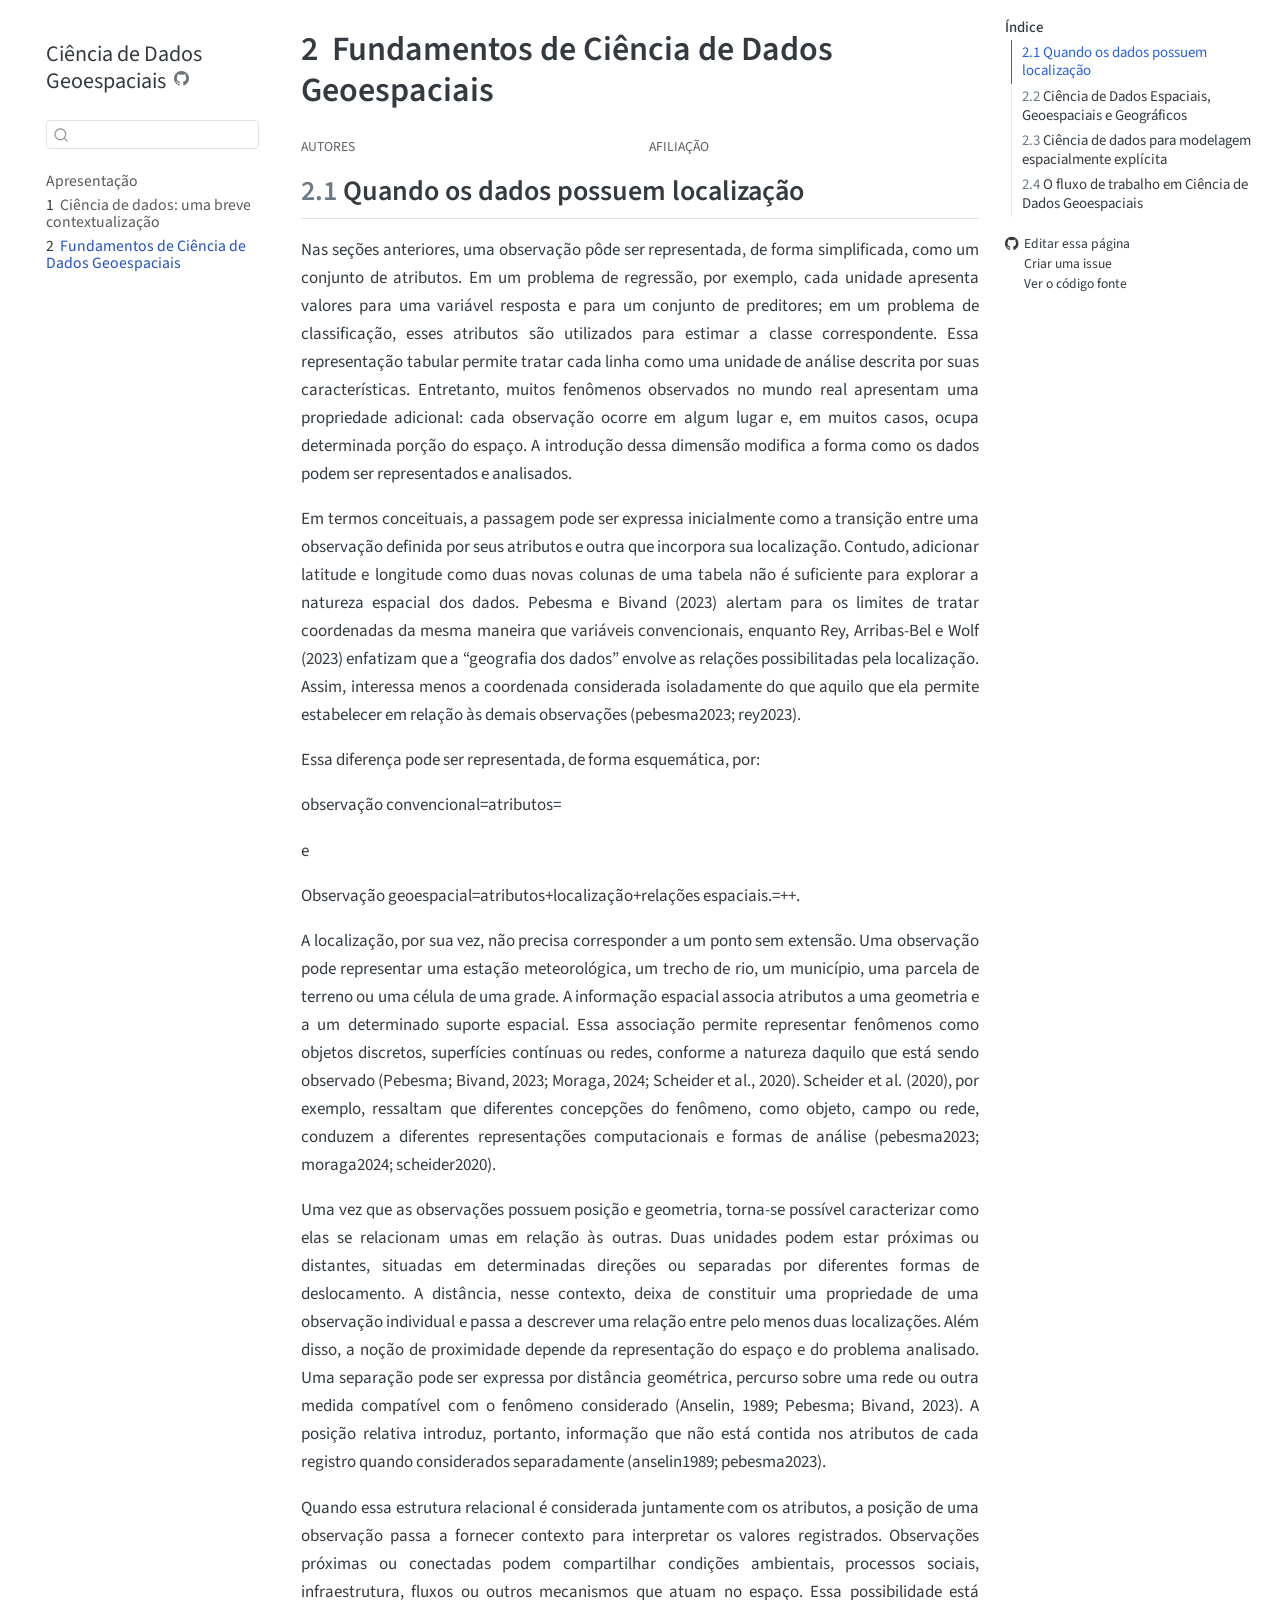
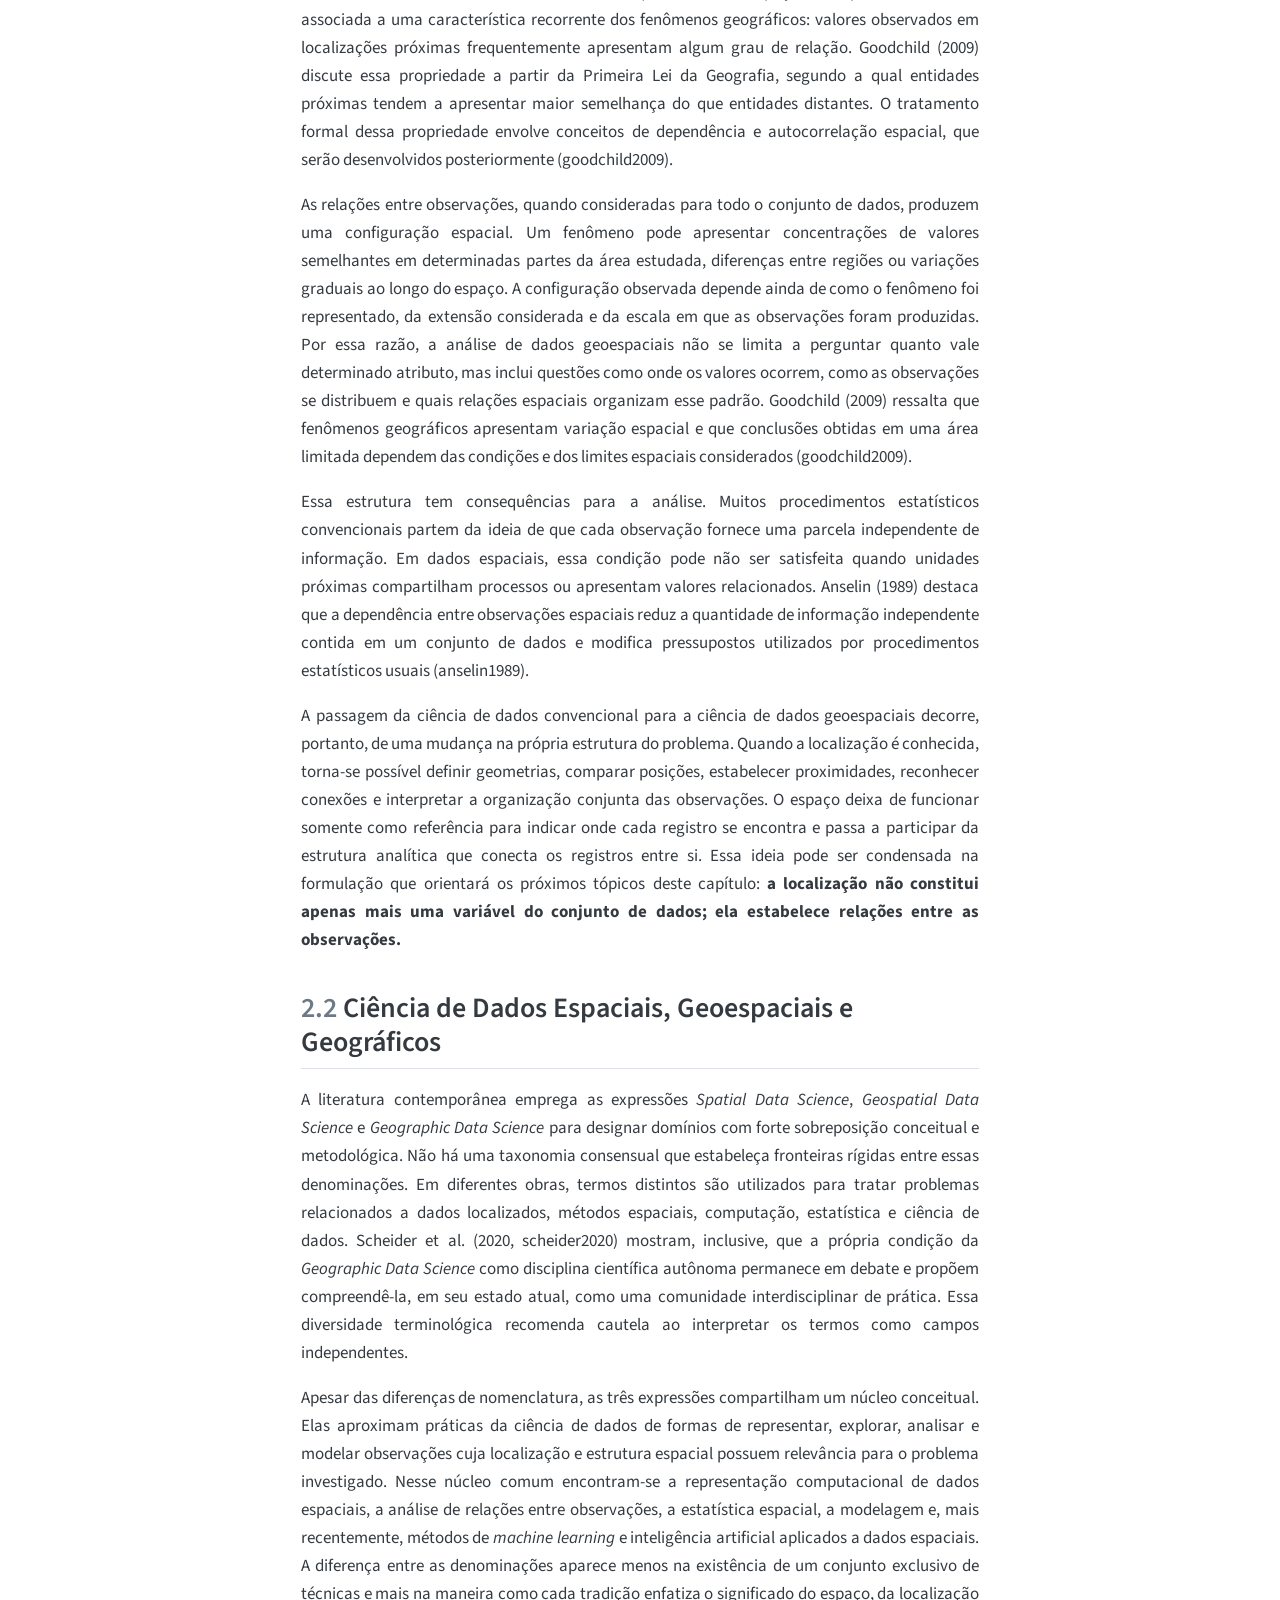
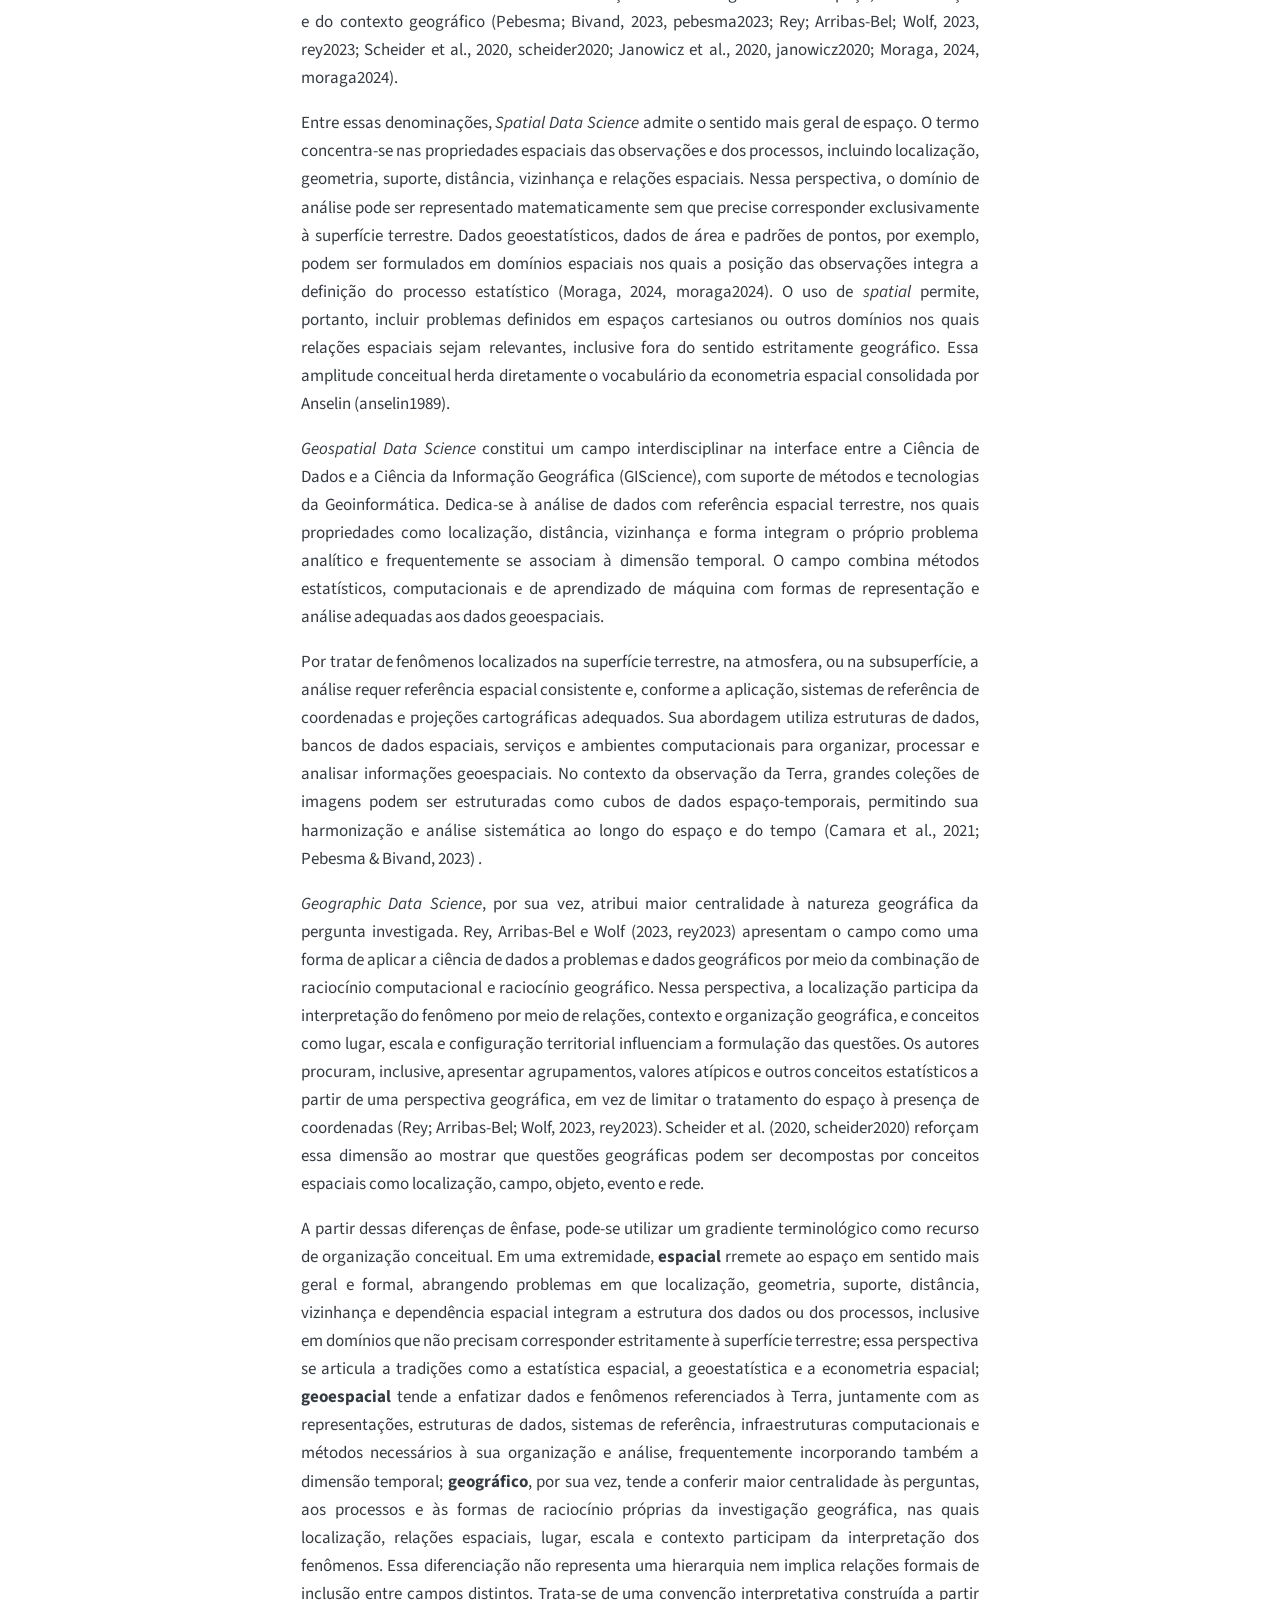
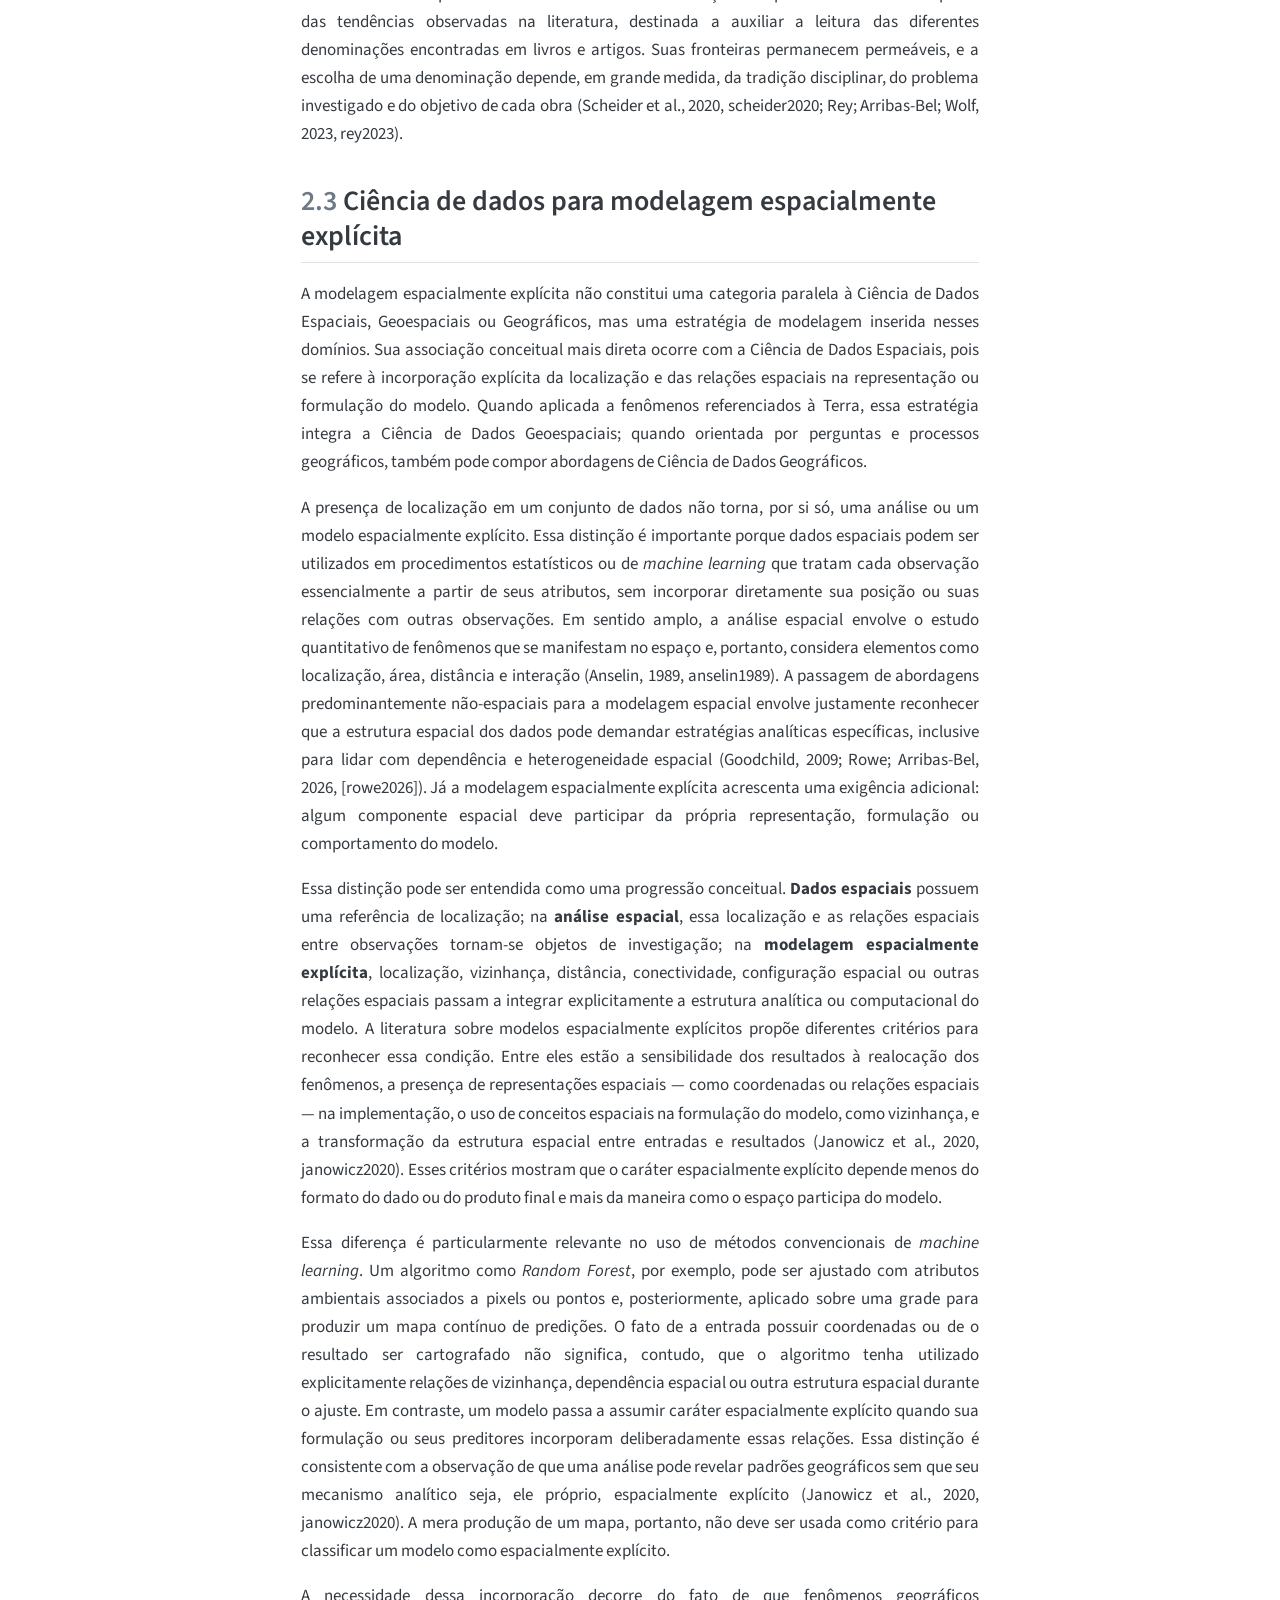
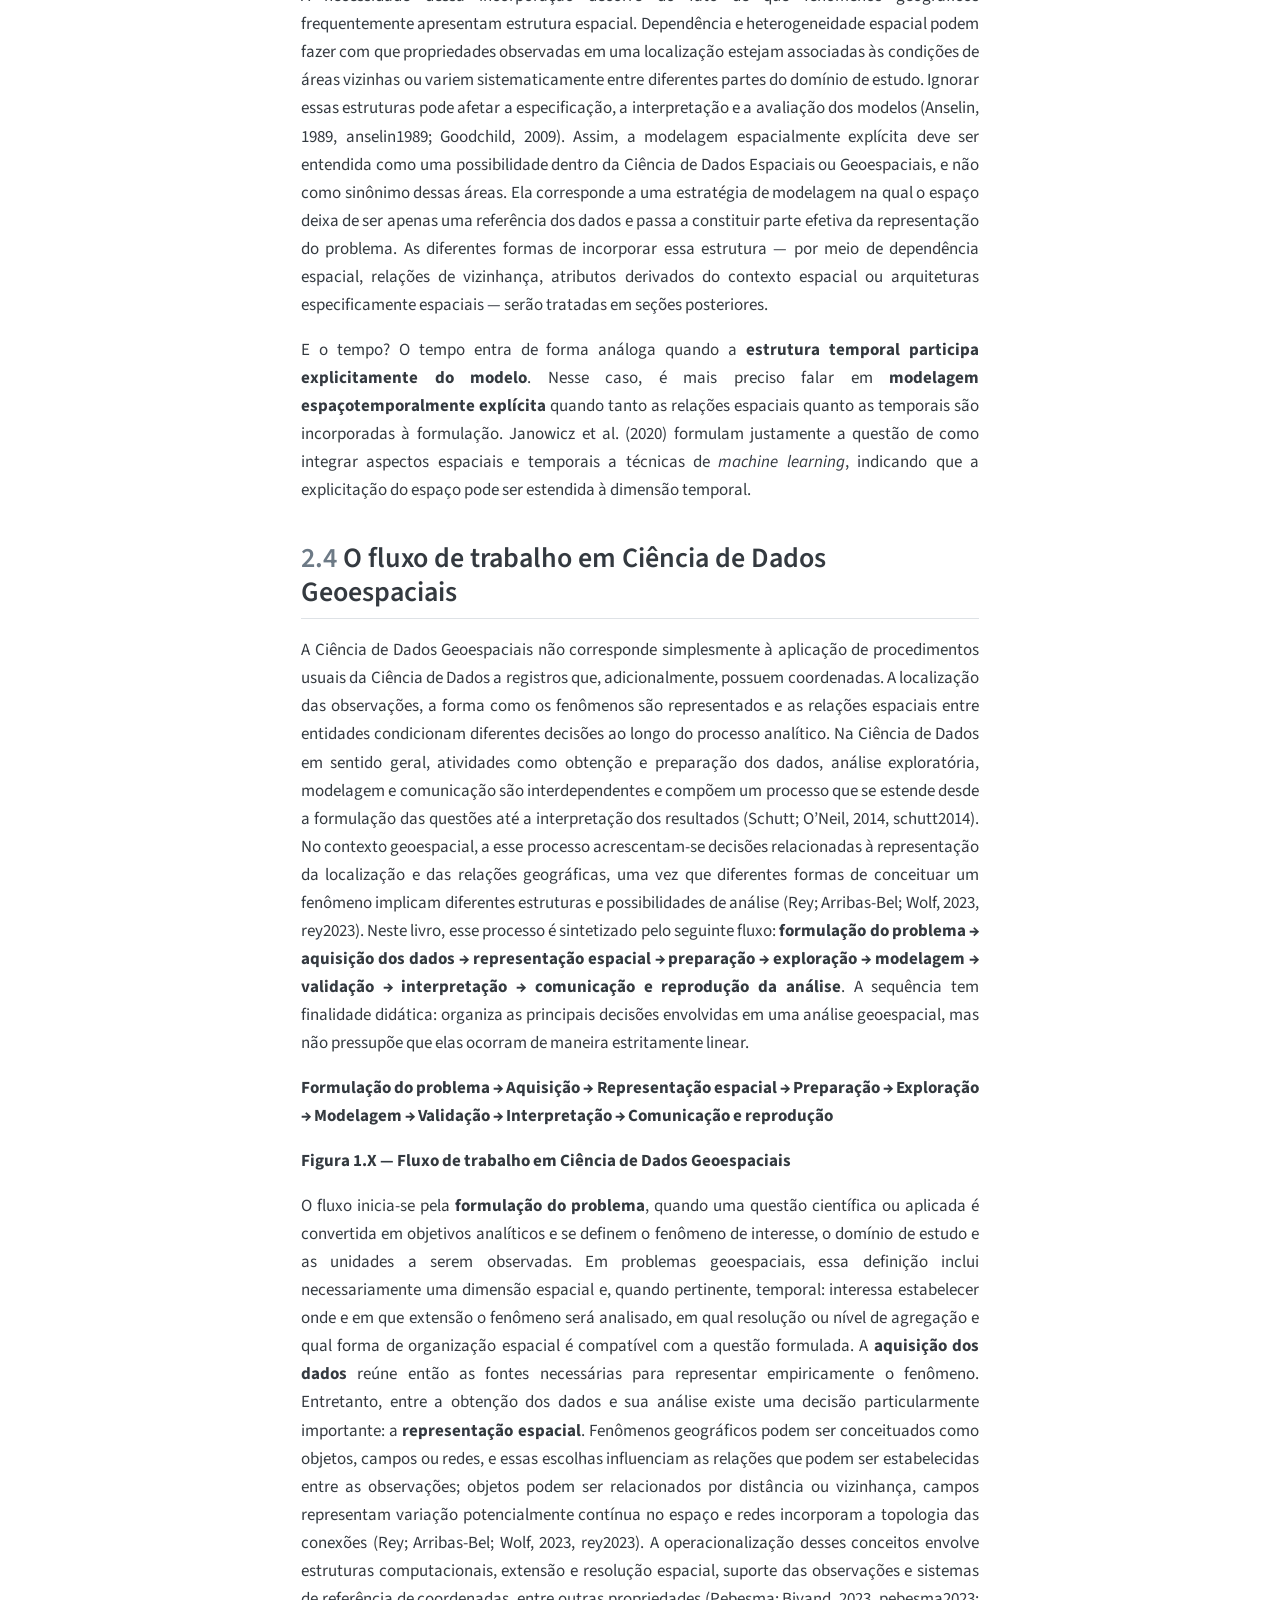
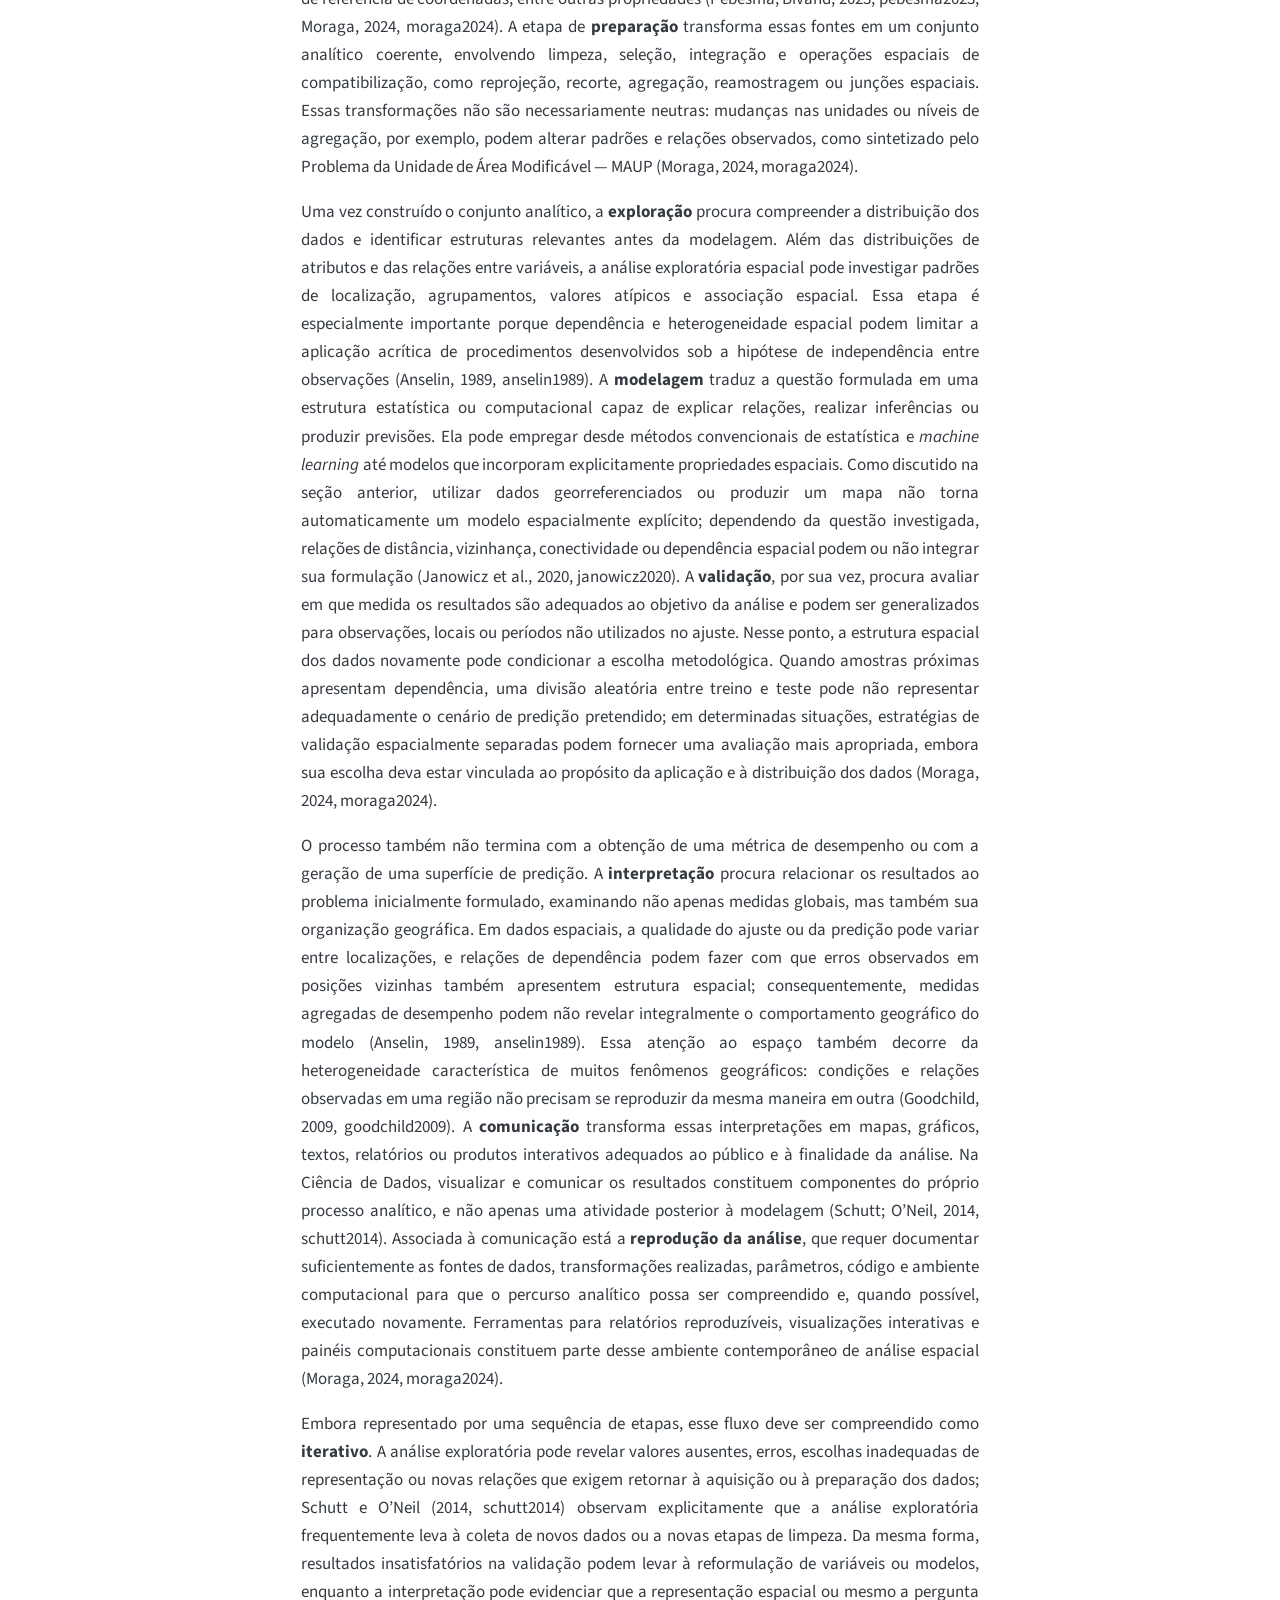
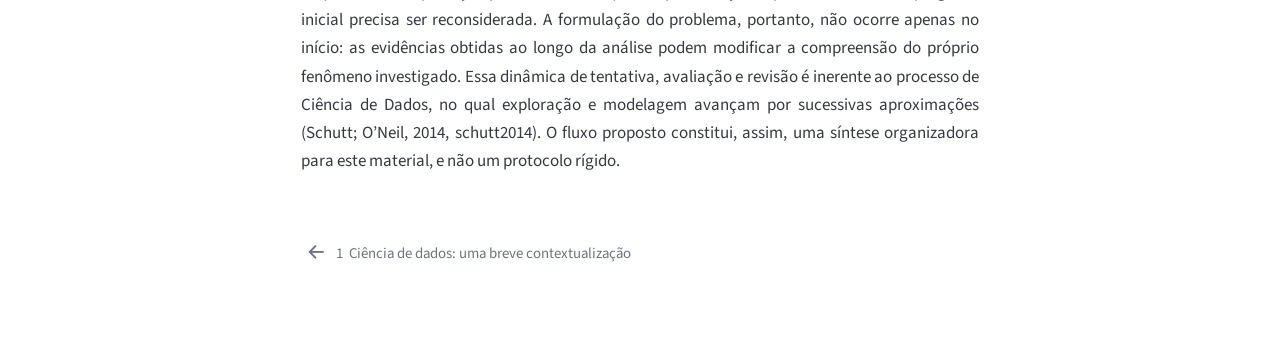
<file: _book/02-geo-ds.html>
<!DOCTYPE html>
<html xmlns="http://www.w3.org/1999/xhtml" lang="pt-BR" xml:lang="pt-BR"><head>

<meta charset="utf-8">
<meta name="generator" content="quarto-1.8.25">

<meta name="viewport" content="width=device-width, initial-scale=1.0, user-scalable=yes">


<title>2&nbsp; Fundamentos de Ciência de Dados Geoespaciais – Ciência de Dados Geoespaciais</title>
<style>
code{white-space: pre-wrap;}
span.smallcaps{font-variant: small-caps;}
div.columns{display: flex; gap: min(4vw, 1.5em);}
div.column{flex: auto; overflow-x: auto;}
div.hanging-indent{margin-left: 1.5em; text-indent: -1.5em;}
ul.task-list{list-style: none;}
ul.task-list li input[type="checkbox"] {
  width: 0.8em;
  margin: 0 0.8em 0.2em -1em; /* quarto-specific, see https://github.com/quarto-dev/quarto-cli/issues/4556 */ 
  vertical-align: middle;
}
</style>


<script src="site_libs/quarto-nav/quarto-nav.js"></script>
<script src="site_libs/quarto-nav/headroom.min.js"></script>
<script src="site_libs/clipboard/clipboard.min.js"></script>
<script src="site_libs/quarto-search/autocomplete.umd.js"></script>
<script src="site_libs/quarto-search/fuse.min.js"></script>
<script src="site_libs/quarto-search/quarto-search.js"></script>
<meta name="quarto:offset" content="./">
<link href="./01-fundamentos.html" rel="prev">
<script src="site_libs/quarto-html/quarto.js" type="module"></script>
<script src="site_libs/quarto-html/tabsets/tabsets.js" type="module"></script>
<script src="site_libs/quarto-html/axe/axe-check.js" type="module"></script>
<script src="site_libs/quarto-html/popper.min.js"></script>
<script src="site_libs/quarto-html/tippy.umd.min.js"></script>
<script src="site_libs/quarto-html/anchor.min.js"></script>
<link href="site_libs/quarto-html/tippy.css" rel="stylesheet">
<link href="site_libs/quarto-html/quarto-syntax-highlighting-7b89279ff1a6dce999919e0e67d4d9ec.css" rel="stylesheet" id="quarto-text-highlighting-styles">
<script src="site_libs/bootstrap/bootstrap.min.js"></script>
<link href="site_libs/bootstrap/bootstrap-icons.css" rel="stylesheet">
<link href="site_libs/bootstrap/bootstrap-70a47bd5681a7291082a5b9f83d58762.min.css" rel="stylesheet" append-hash="true" id="quarto-bootstrap" data-mode="light">
<script id="quarto-search-options" type="application/json">{
  "location": "sidebar",
  "copy-button": false,
  "collapse-after": 3,
  "panel-placement": "start",
  "type": "textbox",
  "limit": 50,
  "keyboard-shortcut": [
    "f",
    "/",
    "s"
  ],
  "show-item-context": false,
  "language": {
    "search-no-results-text": "Nenhum resultado",
    "search-matching-documents-text": "documentos correspondentes",
    "search-copy-link-title": "Copiar link para a busca",
    "search-hide-matches-text": "Esconder correspondências adicionais",
    "search-more-match-text": "mais correspondência neste documento",
    "search-more-matches-text": "mais correspondências neste documento",
    "search-clear-button-title": "Limpar",
    "search-text-placeholder": "",
    "search-detached-cancel-button-title": "Cancelar",
    "search-submit-button-title": "Enviar",
    "search-label": "Procurar"
  }
}</script>


<link rel="stylesheet" href="styles.css">
</head>

<body class="nav-sidebar floating quarto-light">

<div id="quarto-search-results"></div>
  <header id="quarto-header" class="headroom fixed-top">
  <nav class="quarto-secondary-nav">
    <div class="container-fluid d-flex">
      <button type="button" class="quarto-btn-toggle btn" data-bs-toggle="collapse" role="button" data-bs-target=".quarto-sidebar-collapse-item" aria-controls="quarto-sidebar" aria-expanded="false" aria-label="Alternar barra lateral" onclick="if (window.quartoToggleHeadroom) { window.quartoToggleHeadroom(); }">
        <i class="bi bi-layout-text-sidebar-reverse"></i>
      </button>
        <nav class="quarto-page-breadcrumbs" aria-label="breadcrumb"><ol class="breadcrumb"><li class="breadcrumb-item"><a href="./02-geo-ds.html"><span class="chapter-number">2</span>&nbsp; <span class="chapter-title">Fundamentos de Ciência de Dados Geoespaciais</span></a></li></ol></nav>
        <a class="flex-grow-1" role="navigation" data-bs-toggle="collapse" data-bs-target=".quarto-sidebar-collapse-item" aria-controls="quarto-sidebar" aria-expanded="false" aria-label="Alternar barra lateral" onclick="if (window.quartoToggleHeadroom) { window.quartoToggleHeadroom(); }">      
        </a>
      <button type="button" class="btn quarto-search-button" aria-label="Procurar" onclick="window.quartoOpenSearch();">
        <i class="bi bi-search"></i>
      </button>
    </div>
  </nav>
</header>
<!-- content -->
<div id="quarto-content" class="quarto-container page-columns page-rows-contents page-layout-article">
<!-- sidebar -->
  <nav id="quarto-sidebar" class="sidebar collapse collapse-horizontal quarto-sidebar-collapse-item sidebar-navigation floating overflow-auto">
    <div class="pt-lg-2 mt-2 text-left sidebar-header sidebar-header-stacked">
      <a href="./index.html" class="sidebar-logo-link">
      </a>
    <div class="sidebar-title mb-0 py-0">
      <a href="./">Ciência de Dados Geoespaciais</a> 
        <div class="sidebar-tools-main">
    <a href="https://github.com/CAP423/cap423-ebook" title="Código fonte" class="quarto-navigation-tool px-1" aria-label="Código fonte"><i class="bi bi-github"></i></a>
</div>
    </div>
      </div>
        <div class="mt-2 flex-shrink-0 align-items-center">
        <div class="sidebar-search">
        <div id="quarto-search" class="" title="Procurar"></div>
        </div>
        </div>
    <div class="sidebar-menu-container"> 
    <ul class="list-unstyled mt-1">
        <li class="sidebar-item">
  <div class="sidebar-item-container"> 
  <a href="./index.html" class="sidebar-item-text sidebar-link">
 <span class="menu-text">Apresentação</span></a>
  </div>
</li>
        <li class="sidebar-item">
  <div class="sidebar-item-container"> 
  <a href="./01-fundamentos.html" class="sidebar-item-text sidebar-link">
 <span class="menu-text"><span class="chapter-number">1</span>&nbsp; <span class="chapter-title">Ciência de dados: uma breve contextualização</span></span></a>
  </div>
</li>
        <li class="sidebar-item">
  <div class="sidebar-item-container"> 
  <a href="./02-geo-ds.html" class="sidebar-item-text sidebar-link active">
 <span class="menu-text"><span class="chapter-number">2</span>&nbsp; <span class="chapter-title">Fundamentos de Ciência de Dados Geoespaciais</span></span></a>
  </div>
</li>
    </ul>
    </div>
</nav>
<div id="quarto-sidebar-glass" class="quarto-sidebar-collapse-item" data-bs-toggle="collapse" data-bs-target=".quarto-sidebar-collapse-item"></div>
<!-- margin-sidebar -->
    <div id="quarto-margin-sidebar" class="sidebar margin-sidebar">
        <nav id="TOC" role="doc-toc" class="toc-active">
    <h2 id="toc-title">Índice</h2>
   
  <ul>
  <li><a href="#quando-os-dados-possuem-localização" id="toc-quando-os-dados-possuem-localização" class="nav-link active" data-scroll-target="#quando-os-dados-possuem-localização"><span class="header-section-number">2.1</span> Quando os dados possuem localização</a></li>
  <li><a href="#ciência-de-dados-espaciais-geoespaciais-e-geográficos" id="toc-ciência-de-dados-espaciais-geoespaciais-e-geográficos" class="nav-link" data-scroll-target="#ciência-de-dados-espaciais-geoespaciais-e-geográficos"><span class="header-section-number">2.2</span> Ciência de Dados Espaciais, Geoespaciais e Geográficos</a></li>
  <li><a href="#ciência-de-dados-para-modelagem-espacialmente-explícita" id="toc-ciência-de-dados-para-modelagem-espacialmente-explícita" class="nav-link" data-scroll-target="#ciência-de-dados-para-modelagem-espacialmente-explícita"><span class="header-section-number">2.3</span> Ciência de dados para modelagem espacialmente explícita</a></li>
  <li><a href="#o-fluxo-de-trabalho-em-ciência-de-dados-geoespaciais" id="toc-o-fluxo-de-trabalho-em-ciência-de-dados-geoespaciais" class="nav-link" data-scroll-target="#o-fluxo-de-trabalho-em-ciência-de-dados-geoespaciais"><span class="header-section-number">2.4</span> O fluxo de trabalho em Ciência de Dados Geoespaciais</a></li>
  </ul>
<div class="toc-actions"><ul><li><a href="https://github.com/CAP423/cap423-ebook/edit/main/02-geo-ds.qmd" class="toc-action"><i class="bi bi-github"></i>Editar essa página</a></li><li><a href="https://github.com/CAP423/cap423-ebook/issues/new" class="toc-action"><i class="bi empty"></i>Criar uma issue</a></li><li><a href="https://github.com/CAP423/cap423-ebook/blob/main/02-geo-ds.qmd" class="toc-action"><i class="bi empty"></i>Ver o código fonte</a></li></ul></div></nav>
    </div>
<!-- main -->
<main class="content" id="quarto-document-content">

<header id="title-block-header" class="quarto-title-block default">
<div class="quarto-title">
<h1 class="title"><span class="chapter-number">2</span>&nbsp; <span class="chapter-title">Fundamentos de Ciência de Dados Geoespaciais</span></h1>
</div>


<div class="quarto-title-meta-author">
  <div class="quarto-title-meta-heading">Autores</div>
  <div class="quarto-title-meta-heading">Afiliação</div>
  
  </div>

<div class="quarto-title-meta">

      
  
    
  </div>
  


</header>


<section id="quando-os-dados-possuem-localização" class="level2" data-number="2.1">
<h2 data-number="2.1" class="anchored" data-anchor-id="quando-os-dados-possuem-localização"><span class="header-section-number">2.1</span> Quando os dados possuem localização</h2>
<p>Nas seções anteriores, uma observação pôde ser representada, de forma simplificada, como um conjunto de atributos. Em um problema de regressão, por exemplo, cada unidade apresenta valores para uma variável resposta e para um conjunto de preditores; em um problema de classificação, esses atributos são utilizados para estimar a classe correspondente. Essa representação tabular permite tratar cada linha como uma unidade de análise descrita por suas características. Entretanto, muitos fenômenos observados no mundo real apresentam uma propriedade adicional: cada observação ocorre em algum lugar e, em muitos casos, ocupa determinada porção do espaço. A introdução dessa dimensão modifica a forma como os dados podem ser representados e analisados.</p>
<p>Em termos conceituais, a passagem pode ser expressa inicialmente como a transição entre uma observação definida por seus atributos e outra que incorpora sua localização. Contudo, adicionar latitude e longitude como duas novas colunas de uma tabela não é suficiente para explorar a natureza espacial dos dados. Pebesma e Bivand (2023) alertam para os limites de tratar coordenadas da mesma maneira que variáveis convencionais, enquanto Rey, Arribas-Bel e Wolf (2023) enfatizam que a “geografia dos dados” envolve as relações possibilitadas pela localização. Assim, interessa menos a coordenada considerada isoladamente do que aquilo que ela permite estabelecer em relação às demais observações (pebesma2023; rey2023).</p>
<p>Essa diferença pode ser representada, de forma esquemática, por:</p>
<p>observação convencional=atributos=</p>
<p>e</p>
<p>Observação geoespacial=atributos+localização+relações espaciais.=++.</p>
<p>A localização, por sua vez, não precisa corresponder a um ponto sem extensão. Uma observação pode representar uma estação meteorológica, um trecho de rio, um município, uma parcela de terreno ou uma célula de uma grade. A informação espacial associa atributos a uma geometria e a um determinado suporte espacial. Essa associação permite representar fenômenos como objetos discretos, superfícies contínuas ou redes, conforme a natureza daquilo que está sendo observado (Pebesma; Bivand, 2023; Moraga, 2024; Scheider et al., 2020). Scheider et al.&nbsp;(2020), por exemplo, ressaltam que diferentes concepções do fenômeno, como objeto, campo ou rede, conduzem a diferentes representações computacionais e formas de análise (pebesma2023; moraga2024; scheider2020).</p>
<p>Uma vez que as observações possuem posição e geometria, torna-se possível caracterizar como elas se relacionam umas em relação às outras. Duas unidades podem estar próximas ou distantes, situadas em determinadas direções ou separadas por diferentes formas de deslocamento. A distância, nesse contexto, deixa de constituir uma propriedade de uma observação individual e passa a descrever uma relação entre pelo menos duas localizações. Além disso, a noção de proximidade depende da representação do espaço e do problema analisado. Uma separação pode ser expressa por distância geométrica, percurso sobre uma rede ou outra medida compatível com o fenômeno considerado (Anselin, 1989; Pebesma; Bivand, 2023). A posição relativa introduz, portanto, informação que não está contida nos atributos de cada registro quando considerados separadamente (anselin1989; pebesma2023).</p>
<p>Quando essa estrutura relacional é considerada juntamente com os atributos, a posição de uma observação passa a fornecer contexto para interpretar os valores registrados. Observações próximas ou conectadas podem compartilhar condições ambientais, processos sociais, infraestrutura, fluxos ou outros mecanismos que atuam no espaço. Essa possibilidade está associada a uma característica recorrente dos fenômenos geográficos: valores observados em localizações próximas frequentemente apresentam algum grau de relação. Goodchild (2009) discute essa propriedade a partir da Primeira Lei da Geografia, segundo a qual entidades próximas tendem a apresentar maior semelhança do que entidades distantes. O tratamento formal dessa propriedade envolve conceitos de dependência e autocorrelação espacial, que serão desenvolvidos posteriormente (goodchild2009).</p>
<p>As relações entre observações, quando consideradas para todo o conjunto de dados, produzem uma configuração espacial. Um fenômeno pode apresentar concentrações de valores semelhantes em determinadas partes da área estudada, diferenças entre regiões ou variações graduais ao longo do espaço. A configuração observada depende ainda de como o fenômeno foi representado, da extensão considerada e da escala em que as observações foram produzidas. Por essa razão, a análise de dados geoespaciais não se limita a perguntar quanto vale determinado atributo, mas inclui questões como onde os valores ocorrem, como as observações se distribuem e quais relações espaciais organizam esse padrão. Goodchild (2009) ressalta que fenômenos geográficos apresentam variação espacial e que conclusões obtidas em uma área limitada dependem das condições e dos limites espaciais considerados (goodchild2009).</p>
<p>Essa estrutura tem consequências para a análise. Muitos procedimentos estatísticos convencionais partem da ideia de que cada observação fornece uma parcela independente de informação. Em dados espaciais, essa condição pode não ser satisfeita quando unidades próximas compartilham processos ou apresentam valores relacionados. Anselin (1989) destaca que a dependência entre observações espaciais reduz a quantidade de informação independente contida em um conjunto de dados e modifica pressupostos utilizados por procedimentos estatísticos usuais (anselin1989).</p>
<p>A passagem da ciência de dados convencional para a ciência de dados geoespaciais decorre, portanto, de uma mudança na própria estrutura do problema. Quando a localização é conhecida, torna-se possível definir geometrias, comparar posições, estabelecer proximidades, reconhecer conexões e interpretar a organização conjunta das observações. O espaço deixa de funcionar somente como referência para indicar onde cada registro se encontra e passa a participar da estrutura analítica que conecta os registros entre si. Essa ideia pode ser condensada na formulação que orientará os próximos tópicos deste capítulo: <strong>a localização não constitui apenas mais uma variável do conjunto de dados; ela estabelece relações entre as observações.</strong></p>
</section>
<section id="ciência-de-dados-espaciais-geoespaciais-e-geográficos" class="level2" data-number="2.2">
<h2 data-number="2.2" class="anchored" data-anchor-id="ciência-de-dados-espaciais-geoespaciais-e-geográficos"><span class="header-section-number">2.2</span> Ciência de Dados Espaciais, Geoespaciais e Geográficos</h2>
<p>A literatura contemporânea emprega as expressões <em>Spatial Data Science</em>, <em>Geospatial Data Science</em> e <em>Geographic Data Science</em> para designar domínios com forte sobreposição conceitual e metodológica. Não há uma taxonomia consensual que estabeleça fronteiras rígidas entre essas denominações. Em diferentes obras, termos distintos são utilizados para tratar problemas relacionados a dados localizados, métodos espaciais, computação, estatística e ciência de dados. Scheider et al.&nbsp;(2020, scheider2020) mostram, inclusive, que a própria condição da <em>Geographic Data Science</em> como disciplina científica autônoma permanece em debate e propõem compreendê-la, em seu estado atual, como uma comunidade interdisciplinar de prática. Essa diversidade terminológica recomenda cautela ao interpretar os termos como campos independentes.</p>
<p>Apesar das diferenças de nomenclatura, as três expressões compartilham um núcleo conceitual. Elas aproximam práticas da ciência de dados de formas de representar, explorar, analisar e modelar observações cuja localização e estrutura espacial possuem relevância para o problema investigado. Nesse núcleo comum encontram-se a representação computacional de dados espaciais, a análise de relações entre observações, a estatística espacial, a modelagem e, mais recentemente, métodos de <em>machine learning</em> e inteligência artificial aplicados a dados espaciais. A diferença entre as denominações aparece menos na existência de um conjunto exclusivo de técnicas e mais na maneira como cada tradição enfatiza o significado do espaço, da localização e do contexto geográfico (Pebesma; Bivand, 2023, pebesma2023; Rey; Arribas-Bel; Wolf, 2023, rey2023; Scheider et al., 2020, scheider2020; Janowicz et al., 2020, janowicz2020; Moraga, 2024, moraga2024).</p>
<p>Entre essas denominações, <em>Spatial Data Science</em> admite o sentido mais geral de espaço. O termo concentra-se nas propriedades espaciais das observações e dos processos, incluindo localização, geometria, suporte, distância, vizinhança e relações espaciais. Nessa perspectiva, o domínio de análise pode ser representado matematicamente sem que precise corresponder exclusivamente à superfície terrestre. Dados geoestatísticos, dados de área e padrões de pontos, por exemplo, podem ser formulados em domínios espaciais nos quais a posição das observações integra a definição do processo estatístico (Moraga, 2024, moraga2024). O uso de <em>spatial</em> permite, portanto, incluir problemas definidos em espaços cartesianos ou outros domínios nos quais relações espaciais sejam relevantes, inclusive fora do sentido estritamente geográfico. Essa amplitude conceitual herda diretamente o vocabulário da econometria espacial consolidada por Anselin (anselin1989).</p>
<p><em>Geospatial Data Science</em> constitui um campo interdisciplinar na interface entre a Ciência de Dados e a Ciência da Informação Geográfica (GIScience), com suporte de métodos e tecnologias da Geoinformática. Dedica-se à análise de dados com referência espacial terrestre, nos quais propriedades como localização, distância, vizinhança e forma integram o próprio problema analítico e frequentemente se associam à dimensão temporal. O campo combina métodos estatísticos, computacionais e de aprendizado de máquina com formas de representação e análise adequadas aos dados geoespaciais.</p>
<p>Por tratar de fenômenos localizados na superfície terrestre, na atmosfera, ou na subsuperfície, a análise requer referência espacial consistente e, conforme a aplicação, sistemas de referência de coordenadas e projeções cartográficas adequados. Sua abordagem utiliza estruturas de dados, bancos de dados espaciais, serviços e ambientes computacionais para organizar, processar e analisar informações geoespaciais. No contexto da observação da Terra, grandes coleções de imagens podem ser estruturadas como cubos de dados espaço-temporais, permitindo sua harmonização e análise sistemática ao longo do espaço e do tempo (Camara et al., 2021; Pebesma &amp; Bivand, 2023) .</p>
<p><em>Geographic Data Science</em>, por sua vez, atribui maior centralidade à natureza geográfica da pergunta investigada. Rey, Arribas-Bel e Wolf (2023, rey2023) apresentam o campo como uma forma de aplicar a ciência de dados a problemas e dados geográficos por meio da combinação de raciocínio computacional e raciocínio geográfico. Nessa perspectiva, a localização participa da interpretação do fenômeno por meio de relações, contexto e organização geográfica, e conceitos como lugar, escala e configuração territorial influenciam a formulação das questões. Os autores procuram, inclusive, apresentar agrupamentos, valores atípicos e outros conceitos estatísticos a partir de uma perspectiva geográfica, em vez de limitar o tratamento do espaço à presença de coordenadas (Rey; Arribas-Bel; Wolf, 2023, rey2023). Scheider et al.&nbsp;(2020, scheider2020) reforçam essa dimensão ao mostrar que questões geográficas podem ser decompostas por conceitos espaciais como localização, campo, objeto, evento e rede.</p>
<p>A partir dessas diferenças de ênfase, pode-se utilizar um gradiente terminológico como recurso de organização conceitual. Em uma extremidade, <strong>espacial</strong> rremete ao espaço em sentido mais geral e formal, abrangendo problemas em que localização, geometria, suporte, distância, vizinhança e dependência espacial integram a estrutura dos dados ou dos processos, inclusive em domínios que não precisam corresponder estritamente à superfície terrestre; essa perspectiva se articula a tradições como a estatística espacial, a geoestatística e a econometria espacial; <strong>geoespacial</strong> tende a enfatizar dados e fenômenos referenciados à Terra, juntamente com as representações, estruturas de dados, sistemas de referência, infraestruturas computacionais e métodos necessários à sua organização e análise, frequentemente incorporando também a dimensão temporal; <strong>geográfico</strong>, por sua vez, tende a conferir maior centralidade às perguntas, aos processos e às formas de raciocínio próprias da investigação geográfica, nas quais localização, relações espaciais, lugar, escala e contexto participam da interpretação dos fenômenos. Essa diferenciação não representa uma hierarquia nem implica relações formais de inclusão entre campos distintos. Trata-se de uma convenção interpretativa construída a partir das tendências observadas na literatura, destinada a auxiliar a leitura das diferentes denominações encontradas em livros e artigos. Suas fronteiras permanecem permeáveis, e a escolha de uma denominação depende, em grande medida, da tradição disciplinar, do problema investigado e do objetivo de cada obra (Scheider et al., 2020, scheider2020; Rey; Arribas-Bel; Wolf, 2023, rey2023).</p>
</section>
<section id="ciência-de-dados-para-modelagem-espacialmente-explícita" class="level2" data-number="2.3">
<h2 data-number="2.3" class="anchored" data-anchor-id="ciência-de-dados-para-modelagem-espacialmente-explícita"><span class="header-section-number">2.3</span> Ciência de dados para modelagem espacialmente explícita</h2>
<p>A modelagem espacialmente explícita não constitui uma categoria paralela à Ciência de Dados Espaciais, Geoespaciais ou Geográficos, mas uma estratégia de modelagem inserida nesses domínios. Sua associação conceitual mais direta ocorre com a Ciência de Dados Espaciais, pois se refere à incorporação explícita da localização e das relações espaciais na representação ou formulação do modelo. Quando aplicada a fenômenos referenciados à Terra, essa estratégia integra a Ciência de Dados Geoespaciais; quando orientada por perguntas e processos geográficos, também pode compor abordagens de Ciência de Dados Geográficos.</p>
<p>A presença de localização em um conjunto de dados não torna, por si só, uma análise ou um modelo espacialmente explícito. Essa distinção é importante porque dados espaciais podem ser utilizados em procedimentos estatísticos ou de <em>machine learning</em> que tratam cada observação essencialmente a partir de seus atributos, sem incorporar diretamente sua posição ou suas relações com outras observações. Em sentido amplo, a análise espacial envolve o estudo quantitativo de fenômenos que se manifestam no espaço e, portanto, considera elementos como localização, área, distância e interação (Anselin, 1989, anselin1989). A passagem de abordagens predominantemente não-espaciais para a modelagem espacial envolve justamente reconhecer que a estrutura espacial dos dados pode demandar estratégias analíticas específicas, inclusive para lidar com dependência e heterogeneidade espacial (Goodchild, 2009; Rowe; Arribas-Bel, 2026, [rowe2026]). Já a modelagem espacialmente explícita acrescenta uma exigência adicional: algum componente espacial deve participar da própria representação, formulação ou comportamento do modelo.</p>
<p>Essa distinção pode ser entendida como uma progressão conceitual. <strong>Dados espaciais</strong> possuem uma referência de localização; na <strong>análise espacial</strong>, essa localização e as relações espaciais entre observações tornam-se objetos de investigação; na <strong>modelagem espacialmente explícita</strong>, localização, vizinhança, distância, conectividade, configuração espacial ou outras relações espaciais passam a integrar explicitamente a estrutura analítica ou computacional do modelo. A literatura sobre modelos espacialmente explícitos propõe diferentes critérios para reconhecer essa condição. Entre eles estão a sensibilidade dos resultados à realocação dos fenômenos, a presença de representações espaciais — como coordenadas ou relações espaciais — na implementação, o uso de conceitos espaciais na formulação do modelo, como vizinhança, e a transformação da estrutura espacial entre entradas e resultados (Janowicz et al., 2020, janowicz2020). Esses critérios mostram que o caráter espacialmente explícito depende menos do formato do dado ou do produto final e mais da maneira como o espaço participa do modelo.</p>
<p>Essa diferença é particularmente relevante no uso de métodos convencionais de <em>machine learning</em>. Um algoritmo como <em>Random Forest</em>, por exemplo, pode ser ajustado com atributos ambientais associados a pixels ou pontos e, posteriormente, aplicado sobre uma grade para produzir um mapa contínuo de predições. O fato de a entrada possuir coordenadas ou de o resultado ser cartografado não significa, contudo, que o algoritmo tenha utilizado explicitamente relações de vizinhança, dependência espacial ou outra estrutura espacial durante o ajuste. Em contraste, um modelo passa a assumir caráter espacialmente explícito quando sua formulação ou seus preditores incorporam deliberadamente essas relações. Essa distinção é consistente com a observação de que uma análise pode revelar padrões geográficos sem que seu mecanismo analítico seja, ele próprio, espacialmente explícito (Janowicz et al., 2020, janowicz2020). A mera produção de um mapa, portanto, não deve ser usada como critério para classificar um modelo como espacialmente explícito.</p>
<p>A necessidade dessa incorporação decorre do fato de que fenômenos geográficos frequentemente apresentam estrutura espacial. Dependência e heterogeneidade espacial podem fazer com que propriedades observadas em uma localização estejam associadas às condições de áreas vizinhas ou variem sistematicamente entre diferentes partes do domínio de estudo. Ignorar essas estruturas pode afetar a especificação, a interpretação e a avaliação dos modelos (Anselin, 1989, anselin1989; Goodchild, 2009). Assim, a modelagem espacialmente explícita deve ser entendida como uma possibilidade dentro da Ciência de Dados Espaciais ou Geoespaciais, e não como sinônimo dessas áreas. Ela corresponde a uma estratégia de modelagem na qual o espaço deixa de ser apenas uma referência dos dados e passa a constituir parte efetiva da representação do problema. As diferentes formas de incorporar essa estrutura — por meio de dependência espacial, relações de vizinhança, atributos derivados do contexto espacial ou arquiteturas especificamente espaciais — serão tratadas em seções posteriores.</p>
<p>E o tempo? O tempo entra de forma análoga quando a <strong>estrutura temporal participa explicitamente do modelo</strong>. Nesse caso, é mais preciso falar em <strong>modelagem espaçotemporalmente explícita</strong> quando tanto as relações espaciais quanto as temporais são incorporadas à formulação. Janowicz et al.&nbsp;(2020) formulam justamente a questão de como integrar aspectos espaciais e temporais a técnicas de <em>machine learning</em>, indicando que a explicitação do espaço pode ser estendida à dimensão temporal.</p>
</section>
<section id="o-fluxo-de-trabalho-em-ciência-de-dados-geoespaciais" class="level2" data-number="2.4">
<h2 data-number="2.4" class="anchored" data-anchor-id="o-fluxo-de-trabalho-em-ciência-de-dados-geoespaciais"><span class="header-section-number">2.4</span> O fluxo de trabalho em Ciência de Dados Geoespaciais</h2>
<p>A Ciência de Dados Geoespaciais não corresponde simplesmente à aplicação de procedimentos usuais da Ciência de Dados a registros que, adicionalmente, possuem coordenadas. A localização das observações, a forma como os fenômenos são representados e as relações espaciais entre entidades condicionam diferentes decisões ao longo do processo analítico. Na Ciência de Dados em sentido geral, atividades como obtenção e preparação dos dados, análise exploratória, modelagem e comunicação são interdependentes e compõem um processo que se estende desde a formulação das questões até a interpretação dos resultados (Schutt; O’Neil, 2014, schutt2014). No contexto geoespacial, a esse processo acrescentam-se decisões relacionadas à representação da localização e das relações geográficas, uma vez que diferentes formas de conceituar um fenômeno implicam diferentes estruturas e possibilidades de análise (Rey; Arribas-Bel; Wolf, 2023, rey2023). Neste livro, esse processo é sintetizado pelo seguinte fluxo: <strong>formulação do problema → aquisição dos dados → representação espacial → preparação → exploração → modelagem → validação → interpretação → comunicação e reprodução da análise</strong>. A sequência tem finalidade didática: organiza as principais decisões envolvidas em uma análise geoespacial, mas não pressupõe que elas ocorram de maneira estritamente linear.</p>
<p><strong>Formulação do problema → Aquisição → Representação espacial → Preparação → Exploração → Modelagem → Validação → Interpretação → Comunicação e reprodução</strong></p>
<p><strong>Figura 1.X — Fluxo de trabalho em Ciência de Dados Geoespaciais</strong></p>
<p>O fluxo inicia-se pela <strong>formulação do problema</strong>, quando uma questão científica ou aplicada é convertida em objetivos analíticos e se definem o fenômeno de interesse, o domínio de estudo e as unidades a serem observadas. Em problemas geoespaciais, essa definição inclui necessariamente uma dimensão espacial e, quando pertinente, temporal: interessa estabelecer onde e em que extensão o fenômeno será analisado, em qual resolução ou nível de agregação e qual forma de organização espacial é compatível com a questão formulada. A <strong>aquisição dos dados</strong> reúne então as fontes necessárias para representar empiricamente o fenômeno. Entretanto, entre a obtenção dos dados e sua análise existe uma decisão particularmente importante: a <strong>representação espacial</strong>. Fenômenos geográficos podem ser conceituados como objetos, campos ou redes, e essas escolhas influenciam as relações que podem ser estabelecidas entre as observações; objetos podem ser relacionados por distância ou vizinhança, campos representam variação potencialmente contínua no espaço e redes incorporam a topologia das conexões (Rey; Arribas-Bel; Wolf, 2023, rey2023). A operacionalização desses conceitos envolve estruturas computacionais, extensão e resolução espacial, suporte das observações e sistemas de referência de coordenadas, entre outras propriedades (Pebesma; Bivand, 2023, pebesma2023; Moraga, 2024, moraga2024). A etapa de <strong>preparação</strong> transforma essas fontes em um conjunto analítico coerente, envolvendo limpeza, seleção, integração e operações espaciais de compatibilização, como reprojeção, recorte, agregação, reamostragem ou junções espaciais. Essas transformações não são necessariamente neutras: mudanças nas unidades ou níveis de agregação, por exemplo, podem alterar padrões e relações observados, como sintetizado pelo Problema da Unidade de Área Modificável — MAUP (Moraga, 2024, moraga2024).</p>
<p>Uma vez construído o conjunto analítico, a <strong>exploração</strong> procura compreender a distribuição dos dados e identificar estruturas relevantes antes da modelagem. Além das distribuições de atributos e das relações entre variáveis, a análise exploratória espacial pode investigar padrões de localização, agrupamentos, valores atípicos e associação espacial. Essa etapa é especialmente importante porque dependência e heterogeneidade espacial podem limitar a aplicação acrítica de procedimentos desenvolvidos sob a hipótese de independência entre observações (Anselin, 1989, anselin1989). A <strong>modelagem</strong> traduz a questão formulada em uma estrutura estatística ou computacional capaz de explicar relações, realizar inferências ou produzir previsões. Ela pode empregar desde métodos convencionais de estatística e <em>machine learning</em> até modelos que incorporam explicitamente propriedades espaciais. Como discutido na seção anterior, utilizar dados georreferenciados ou produzir um mapa não torna automaticamente um modelo espacialmente explícito; dependendo da questão investigada, relações de distância, vizinhança, conectividade ou dependência espacial podem ou não integrar sua formulação (Janowicz et al., 2020, janowicz2020). A <strong>validação</strong>, por sua vez, procura avaliar em que medida os resultados são adequados ao objetivo da análise e podem ser generalizados para observações, locais ou períodos não utilizados no ajuste. Nesse ponto, a estrutura espacial dos dados novamente pode condicionar a escolha metodológica. Quando amostras próximas apresentam dependência, uma divisão aleatória entre treino e teste pode não representar adequadamente o cenário de predição pretendido; em determinadas situações, estratégias de validação espacialmente separadas podem fornecer uma avaliação mais apropriada, embora sua escolha deva estar vinculada ao propósito da aplicação e à distribuição dos dados (Moraga, 2024, moraga2024).</p>
<p>O processo também não termina com a obtenção de uma métrica de desempenho ou com a geração de uma superfície de predição. A <strong>interpretação</strong> procura relacionar os resultados ao problema inicialmente formulado, examinando não apenas medidas globais, mas também sua organização geográfica. Em dados espaciais, a qualidade do ajuste ou da predição pode variar entre localizações, e relações de dependência podem fazer com que erros observados em posições vizinhas também apresentem estrutura espacial; consequentemente, medidas agregadas de desempenho podem não revelar integralmente o comportamento geográfico do modelo (Anselin, 1989, anselin1989). Essa atenção ao espaço também decorre da heterogeneidade característica de muitos fenômenos geográficos: condições e relações observadas em uma região não precisam se reproduzir da mesma maneira em outra (Goodchild, 2009, goodchild2009). A <strong>comunicação</strong> transforma essas interpretações em mapas, gráficos, textos, relatórios ou produtos interativos adequados ao público e à finalidade da análise. Na Ciência de Dados, visualizar e comunicar os resultados constituem componentes do próprio processo analítico, e não apenas uma atividade posterior à modelagem (Schutt; O’Neil, 2014, schutt2014). Associada à comunicação está a <strong>reprodução da análise</strong>, que requer documentar suficientemente as fontes de dados, transformações realizadas, parâmetros, código e ambiente computacional para que o percurso analítico possa ser compreendido e, quando possível, executado novamente. Ferramentas para relatórios reproduzíveis, visualizações interativas e painéis computacionais constituem parte desse ambiente contemporâneo de análise espacial (Moraga, 2024, moraga2024).</p>
<p>Embora representado por uma sequência de etapas, esse fluxo deve ser compreendido como <strong>iterativo</strong>. A análise exploratória pode revelar valores ausentes, erros, escolhas inadequadas de representação ou novas relações que exigem retornar à aquisição ou à preparação dos dados; Schutt e O’Neil (2014, schutt2014) observam explicitamente que a análise exploratória frequentemente leva à coleta de novos dados ou a novas etapas de limpeza. Da mesma forma, resultados insatisfatórios na validação podem levar à reformulação de variáveis ou modelos, enquanto a interpretação pode evidenciar que a representação espacial ou mesmo a pergunta inicial precisa ser reconsiderada. A formulação do problema, portanto, não ocorre apenas no início: as evidências obtidas ao longo da análise podem modificar a compreensão do próprio fenômeno investigado. Essa dinâmica de tentativa, avaliação e revisão é inerente ao processo de Ciência de Dados, no qual exploração e modelagem avançam por sucessivas aproximações (Schutt; O’Neil, 2014, schutt2014). O fluxo proposto constitui, assim, uma síntese organizadora para este material, e não um protocolo rígido.</p>


</section>

</main> <!-- /main -->
<script id="quarto-html-after-body" type="application/javascript">
  window.document.addEventListener("DOMContentLoaded", function (event) {
    const icon = "";
    const anchorJS = new window.AnchorJS();
    anchorJS.options = {
      placement: 'right',
      icon: icon
    };
    anchorJS.add('.anchored');
    const isCodeAnnotation = (el) => {
      for (const clz of el.classList) {
        if (clz.startsWith('code-annotation-')) {                     
          return true;
        }
      }
      return false;
    }
    const onCopySuccess = function(e) {
      // button target
      const button = e.trigger;
      // don't keep focus
      button.blur();
      // flash "checked"
      button.classList.add('code-copy-button-checked');
      var currentTitle = button.getAttribute("title");
      button.setAttribute("title", "Copiada");
      let tooltip;
      if (window.bootstrap) {
        button.setAttribute("data-bs-toggle", "tooltip");
        button.setAttribute("data-bs-placement", "left");
        button.setAttribute("data-bs-title", "Copiada");
        tooltip = new bootstrap.Tooltip(button, 
          { trigger: "manual", 
            customClass: "code-copy-button-tooltip",
            offset: [0, -8]});
        tooltip.show();    
      }
      setTimeout(function() {
        if (tooltip) {
          tooltip.hide();
          button.removeAttribute("data-bs-title");
          button.removeAttribute("data-bs-toggle");
          button.removeAttribute("data-bs-placement");
        }
        button.setAttribute("title", currentTitle);
        button.classList.remove('code-copy-button-checked');
      }, 1000);
      // clear code selection
      e.clearSelection();
    }
    const getTextToCopy = function(trigger) {
      const outerScaffold = trigger.parentElement.cloneNode(true);
      const codeEl = outerScaffold.querySelector('code');
      for (const childEl of codeEl.children) {
        if (isCodeAnnotation(childEl)) {
          childEl.remove();
        }
      }
      return codeEl.innerText;
    }
    const clipboard = new window.ClipboardJS('.code-copy-button:not([data-in-quarto-modal])', {
      text: getTextToCopy
    });
    clipboard.on('success', onCopySuccess);
    if (window.document.getElementById('quarto-embedded-source-code-modal')) {
      const clipboardModal = new window.ClipboardJS('.code-copy-button[data-in-quarto-modal]', {
        text: getTextToCopy,
        container: window.document.getElementById('quarto-embedded-source-code-modal')
      });
      clipboardModal.on('success', onCopySuccess);
    }
      var localhostRegex = new RegExp(/^(?:http|https):\/\/localhost\:?[0-9]*\//);
      var mailtoRegex = new RegExp(/^mailto:/);
        var filterRegex = new RegExp('/' + window.location.host + '/');
      var isInternal = (href) => {
          return filterRegex.test(href) || localhostRegex.test(href) || mailtoRegex.test(href);
      }
      // Inspect non-navigation links and adorn them if external
     var links = window.document.querySelectorAll('a[href]:not(.nav-link):not(.navbar-brand):not(.toc-action):not(.sidebar-link):not(.sidebar-item-toggle):not(.pagination-link):not(.no-external):not([aria-hidden]):not(.dropdown-item):not(.quarto-navigation-tool):not(.about-link)');
      for (var i=0; i<links.length; i++) {
        const link = links[i];
        if (!isInternal(link.href)) {
          // undo the damage that might have been done by quarto-nav.js in the case of
          // links that we want to consider external
          if (link.dataset.originalHref !== undefined) {
            link.href = link.dataset.originalHref;
          }
        }
      }
    function tippyHover(el, contentFn, onTriggerFn, onUntriggerFn) {
      const config = {
        allowHTML: true,
        maxWidth: 500,
        delay: 100,
        arrow: false,
        appendTo: function(el) {
            return el.parentElement;
        },
        interactive: true,
        interactiveBorder: 10,
        theme: 'quarto',
        placement: 'bottom-start',
      };
      if (contentFn) {
        config.content = contentFn;
      }
      if (onTriggerFn) {
        config.onTrigger = onTriggerFn;
      }
      if (onUntriggerFn) {
        config.onUntrigger = onUntriggerFn;
      }
      window.tippy(el, config); 
    }
    const noterefs = window.document.querySelectorAll('a[role="doc-noteref"]');
    for (var i=0; i<noterefs.length; i++) {
      const ref = noterefs[i];
      tippyHover(ref, function() {
        // use id or data attribute instead here
        let href = ref.getAttribute('data-footnote-href') || ref.getAttribute('href');
        try { href = new URL(href).hash; } catch {}
        const id = href.replace(/^#\/?/, "");
        const note = window.document.getElementById(id);
        if (note) {
          return note.innerHTML;
        } else {
          return "";
        }
      });
    }
    const xrefs = window.document.querySelectorAll('a.quarto-xref');
    const processXRef = (id, note) => {
      // Strip column container classes
      const stripColumnClz = (el) => {
        el.classList.remove("page-full", "page-columns");
        if (el.children) {
          for (const child of el.children) {
            stripColumnClz(child);
          }
        }
      }
      stripColumnClz(note)
      if (id === null || id.startsWith('sec-')) {
        // Special case sections, only their first couple elements
        const container = document.createElement("div");
        if (note.children && note.children.length > 2) {
          container.appendChild(note.children[0].cloneNode(true));
          for (let i = 1; i < note.children.length; i++) {
            const child = note.children[i];
            if (child.tagName === "P" && child.innerText === "") {
              continue;
            } else {
              container.appendChild(child.cloneNode(true));
              break;
            }
          }
          if (window.Quarto?.typesetMath) {
            window.Quarto.typesetMath(container);
          }
          return container.innerHTML
        } else {
          if (window.Quarto?.typesetMath) {
            window.Quarto.typesetMath(note);
          }
          return note.innerHTML;
        }
      } else {
        // Remove any anchor links if they are present
        const anchorLink = note.querySelector('a.anchorjs-link');
        if (anchorLink) {
          anchorLink.remove();
        }
        if (window.Quarto?.typesetMath) {
          window.Quarto.typesetMath(note);
        }
        if (note.classList.contains("callout")) {
          return note.outerHTML;
        } else {
          return note.innerHTML;
        }
      }
    }
    for (var i=0; i<xrefs.length; i++) {
      const xref = xrefs[i];
      tippyHover(xref, undefined, function(instance) {
        instance.disable();
        let url = xref.getAttribute('href');
        let hash = undefined; 
        if (url.startsWith('#')) {
          hash = url;
        } else {
          try { hash = new URL(url).hash; } catch {}
        }
        if (hash) {
          const id = hash.replace(/^#\/?/, "");
          const note = window.document.getElementById(id);
          if (note !== null) {
            try {
              const html = processXRef(id, note.cloneNode(true));
              instance.setContent(html);
            } finally {
              instance.enable();
              instance.show();
            }
          } else {
            // See if we can fetch this
            fetch(url.split('#')[0])
            .then(res => res.text())
            .then(html => {
              const parser = new DOMParser();
              const htmlDoc = parser.parseFromString(html, "text/html");
              const note = htmlDoc.getElementById(id);
              if (note !== null) {
                const html = processXRef(id, note);
                instance.setContent(html);
              } 
            }).finally(() => {
              instance.enable();
              instance.show();
            });
          }
        } else {
          // See if we can fetch a full url (with no hash to target)
          // This is a special case and we should probably do some content thinning / targeting
          fetch(url)
          .then(res => res.text())
          .then(html => {
            const parser = new DOMParser();
            const htmlDoc = parser.parseFromString(html, "text/html");
            const note = htmlDoc.querySelector('main.content');
            if (note !== null) {
              // This should only happen for chapter cross references
              // (since there is no id in the URL)
              // remove the first header
              if (note.children.length > 0 && note.children[0].tagName === "HEADER") {
                note.children[0].remove();
              }
              const html = processXRef(null, note);
              instance.setContent(html);
            } 
          }).finally(() => {
            instance.enable();
            instance.show();
          });
        }
      }, function(instance) {
      });
    }
        let selectedAnnoteEl;
        const selectorForAnnotation = ( cell, annotation) => {
          let cellAttr = 'data-code-cell="' + cell + '"';
          let lineAttr = 'data-code-annotation="' +  annotation + '"';
          const selector = 'span[' + cellAttr + '][' + lineAttr + ']';
          return selector;
        }
        const selectCodeLines = (annoteEl) => {
          const doc = window.document;
          const targetCell = annoteEl.getAttribute("data-target-cell");
          const targetAnnotation = annoteEl.getAttribute("data-target-annotation");
          const annoteSpan = window.document.querySelector(selectorForAnnotation(targetCell, targetAnnotation));
          const lines = annoteSpan.getAttribute("data-code-lines").split(",");
          const lineIds = lines.map((line) => {
            return targetCell + "-" + line;
          })
          let top = null;
          let height = null;
          let parent = null;
          if (lineIds.length > 0) {
              //compute the position of the single el (top and bottom and make a div)
              const el = window.document.getElementById(lineIds[0]);
              top = el.offsetTop;
              height = el.offsetHeight;
              parent = el.parentElement.parentElement;
            if (lineIds.length > 1) {
              const lastEl = window.document.getElementById(lineIds[lineIds.length - 1]);
              const bottom = lastEl.offsetTop + lastEl.offsetHeight;
              height = bottom - top;
            }
            if (top !== null && height !== null && parent !== null) {
              // cook up a div (if necessary) and position it 
              let div = window.document.getElementById("code-annotation-line-highlight");
              if (div === null) {
                div = window.document.createElement("div");
                div.setAttribute("id", "code-annotation-line-highlight");
                div.style.position = 'absolute';
                parent.appendChild(div);
              }
              div.style.top = top - 2 + "px";
              div.style.height = height + 4 + "px";
              div.style.left = 0;
              let gutterDiv = window.document.getElementById("code-annotation-line-highlight-gutter");
              if (gutterDiv === null) {
                gutterDiv = window.document.createElement("div");
                gutterDiv.setAttribute("id", "code-annotation-line-highlight-gutter");
                gutterDiv.style.position = 'absolute';
                const codeCell = window.document.getElementById(targetCell);
                const gutter = codeCell.querySelector('.code-annotation-gutter');
                gutter.appendChild(gutterDiv);
              }
              gutterDiv.style.top = top - 2 + "px";
              gutterDiv.style.height = height + 4 + "px";
            }
            selectedAnnoteEl = annoteEl;
          }
        };
        const unselectCodeLines = () => {
          const elementsIds = ["code-annotation-line-highlight", "code-annotation-line-highlight-gutter"];
          elementsIds.forEach((elId) => {
            const div = window.document.getElementById(elId);
            if (div) {
              div.remove();
            }
          });
          selectedAnnoteEl = undefined;
        };
          // Handle positioning of the toggle
      window.addEventListener(
        "resize",
        throttle(() => {
          elRect = undefined;
          if (selectedAnnoteEl) {
            selectCodeLines(selectedAnnoteEl);
          }
        }, 10)
      );
      function throttle(fn, ms) {
      let throttle = false;
      let timer;
        return (...args) => {
          if(!throttle) { // first call gets through
              fn.apply(this, args);
              throttle = true;
          } else { // all the others get throttled
              if(timer) clearTimeout(timer); // cancel #2
              timer = setTimeout(() => {
                fn.apply(this, args);
                timer = throttle = false;
              }, ms);
          }
        };
      }
        // Attach click handler to the DT
        const annoteDls = window.document.querySelectorAll('dt[data-target-cell]');
        for (const annoteDlNode of annoteDls) {
          annoteDlNode.addEventListener('click', (event) => {
            const clickedEl = event.target;
            if (clickedEl !== selectedAnnoteEl) {
              unselectCodeLines();
              const activeEl = window.document.querySelector('dt[data-target-cell].code-annotation-active');
              if (activeEl) {
                activeEl.classList.remove('code-annotation-active');
              }
              selectCodeLines(clickedEl);
              clickedEl.classList.add('code-annotation-active');
            } else {
              // Unselect the line
              unselectCodeLines();
              clickedEl.classList.remove('code-annotation-active');
            }
          });
        }
    const findCites = (el) => {
      const parentEl = el.parentElement;
      if (parentEl) {
        const cites = parentEl.dataset.cites;
        if (cites) {
          return {
            el,
            cites: cites.split(' ')
          };
        } else {
          return findCites(el.parentElement)
        }
      } else {
        return undefined;
      }
    };
    var bibliorefs = window.document.querySelectorAll('a[role="doc-biblioref"]');
    for (var i=0; i<bibliorefs.length; i++) {
      const ref = bibliorefs[i];
      const citeInfo = findCites(ref);
      if (citeInfo) {
        tippyHover(citeInfo.el, function() {
          var popup = window.document.createElement('div');
          citeInfo.cites.forEach(function(cite) {
            var citeDiv = window.document.createElement('div');
            citeDiv.classList.add('hanging-indent');
            citeDiv.classList.add('csl-entry');
            var biblioDiv = window.document.getElementById('ref-' + cite);
            if (biblioDiv) {
              citeDiv.innerHTML = biblioDiv.innerHTML;
            }
            popup.appendChild(citeDiv);
          });
          return popup.innerHTML;
        });
      }
    }
  });
  </script>
<nav class="page-navigation">
  <div class="nav-page nav-page-previous">
      <a href="./01-fundamentos.html" class="pagination-link" aria-label="Ciência de dados: uma breve contextualização">
        <i class="bi bi-arrow-left-short"></i> <span class="nav-page-text"><span class="chapter-number">1</span>&nbsp; <span class="chapter-title">Ciência de dados: uma breve contextualização</span></span>
      </a>          
  </div>
  <div class="nav-page nav-page-next">
  </div>
</nav>
</div> <!-- /content -->




<footer class="footer"><div class="nav-footer"><div class="nav-footer-center"><div class="toc-actions d-sm-block d-md-none"><ul><li><a href="https://github.com/CAP423/cap423-ebook/edit/main/02-geo-ds.qmd" class="toc-action"><i class="bi bi-github"></i>Editar essa página</a></li><li><a href="https://github.com/CAP423/cap423-ebook/issues/new" class="toc-action"><i class="bi empty"></i>Criar uma issue</a></li><li><a href="https://github.com/CAP423/cap423-ebook/blob/main/02-geo-ds.qmd" class="toc-action"><i class="bi empty"></i>Ver o código fonte</a></li></ul></div></div></div></footer></body></html>
</file>
<file: site_libs/quarto-html/tippy.css>
.tippy-box[data-animation=fade][data-state=hidden]{opacity:0}[data-tippy-root]{max-width:calc(100vw - 10px)}.tippy-box{position:relative;background-color:#333;color:#fff;border-radius:4px;font-size:14px;line-height:1.4;white-space:normal;outline:0;transition-property:transform,visibility,opacity}.tippy-box[data-placement^=top]>.tippy-arrow{bottom:0}.tippy-box[data-placement^=top]>.tippy-arrow:before{bottom:-7px;left:0;border-width:8px 8px 0;border-top-color:initial;transform-origin:center top}.tippy-box[data-placement^=bottom]>.tippy-arrow{top:0}.tippy-box[data-placement^=bottom]>.tippy-arrow:before{top:-7px;left:0;border-width:0 8px 8px;border-bottom-color:initial;transform-origin:center bottom}.tippy-box[data-placement^=left]>.tippy-arrow{right:0}.tippy-box[data-placement^=left]>.tippy-arrow:before{border-width:8px 0 8px 8px;border-left-color:initial;right:-7px;transform-origin:center left}.tippy-box[data-placement^=right]>.tippy-arrow{left:0}.tippy-box[data-placement^=right]>.tippy-arrow:before{left:-7px;border-width:8px 8px 8px 0;border-right-color:initial;transform-origin:center right}.tippy-box[data-inertia][data-state=visible]{transition-timing-function:cubic-bezier(.54,1.5,.38,1.11)}.tippy-arrow{width:16px;height:16px;color:#333}.tippy-arrow:before{content:"";position:absolute;border-color:transparent;border-style:solid}.tippy-content{position:relative;padding:5px 9px;z-index:1}
</file>
<file: site_libs/quarto-html/quarto-syntax-highlighting-7b89279ff1a6dce999919e0e67d4d9ec.css>
/* quarto syntax highlight colors */
:root {
  --quarto-hl-ot-color: #003B4F;
  --quarto-hl-at-color: #657422;
  --quarto-hl-ss-color: #20794D;
  --quarto-hl-an-color: #5E5E5E;
  --quarto-hl-fu-color: #4758AB;
  --quarto-hl-st-color: #20794D;
  --quarto-hl-cf-color: #003B4F;
  --quarto-hl-op-color: #5E5E5E;
  --quarto-hl-er-color: #AD0000;
  --quarto-hl-bn-color: #AD0000;
  --quarto-hl-al-color: #AD0000;
  --quarto-hl-va-color: #111111;
  --quarto-hl-bu-color: inherit;
  --quarto-hl-ex-color: inherit;
  --quarto-hl-pp-color: #AD0000;
  --quarto-hl-in-color: #5E5E5E;
  --quarto-hl-vs-color: #20794D;
  --quarto-hl-wa-color: #5E5E5E;
  --quarto-hl-do-color: #5E5E5E;
  --quarto-hl-im-color: #00769E;
  --quarto-hl-ch-color: #20794D;
  --quarto-hl-dt-color: #AD0000;
  --quarto-hl-fl-color: #AD0000;
  --quarto-hl-co-color: #5E5E5E;
  --quarto-hl-cv-color: #5E5E5E;
  --quarto-hl-cn-color: #8f5902;
  --quarto-hl-sc-color: #5E5E5E;
  --quarto-hl-dv-color: #AD0000;
  --quarto-hl-kw-color: #003B4F;
}

/* other quarto variables */
:root {
  --quarto-font-monospace: SFMono-Regular, Menlo, Monaco, Consolas, "Liberation Mono", "Courier New", monospace;
}

/* syntax highlight based on Pandoc's rules */
pre > code.sourceCode > span {
  color: #003B4F;
}

code.sourceCode > span {
  color: #003B4F;
}

div.sourceCode,
div.sourceCode pre.sourceCode {
  color: #003B4F;
}

/* Normal */
code span {
  color: #003B4F;
}

/* Alert */
code span.al {
  color: #AD0000;
  font-style: inherit;
}

/* Annotation */
code span.an {
  color: #5E5E5E;
  font-style: inherit;
}

/* Attribute */
code span.at {
  color: #657422;
  font-style: inherit;
}

/* BaseN */
code span.bn {
  color: #AD0000;
  font-style: inherit;
}

/* BuiltIn */
code span.bu {
  font-style: inherit;
}

/* ControlFlow */
code span.cf {
  color: #003B4F;
  font-weight: bold;
  font-style: inherit;
}

/* Char */
code span.ch {
  color: #20794D;
  font-style: inherit;
}

/* Constant */
code span.cn {
  color: #8f5902;
  font-style: inherit;
}

/* Comment */
code span.co {
  color: #5E5E5E;
  font-style: inherit;
}

/* CommentVar */
code span.cv {
  color: #5E5E5E;
  font-style: italic;
}

/* Documentation */
code span.do {
  color: #5E5E5E;
  font-style: italic;
}

/* DataType */
code span.dt {
  color: #AD0000;
  font-style: inherit;
}

/* DecVal */
code span.dv {
  color: #AD0000;
  font-style: inherit;
}

/* Error */
code span.er {
  color: #AD0000;
  font-style: inherit;
}

/* Extension */
code span.ex {
  font-style: inherit;
}

/* Float */
code span.fl {
  color: #AD0000;
  font-style: inherit;
}

/* Function */
code span.fu {
  color: #4758AB;
  font-style: inherit;
}

/* Import */
code span.im {
  color: #00769E;
  font-style: inherit;
}

/* Information */
code span.in {
  color: #5E5E5E;
  font-style: inherit;
}

/* Keyword */
code span.kw {
  color: #003B4F;
  font-weight: bold;
  font-style: inherit;
}

/* Operator */
code span.op {
  color: #5E5E5E;
  font-style: inherit;
}

/* Other */
code span.ot {
  color: #003B4F;
  font-style: inherit;
}

/* Preprocessor */
code span.pp {
  color: #AD0000;
  font-style: inherit;
}

/* SpecialChar */
code span.sc {
  color: #5E5E5E;
  font-style: inherit;
}

/* SpecialString */
code span.ss {
  color: #20794D;
  font-style: inherit;
}

/* String */
code span.st {
  color: #20794D;
  font-style: inherit;
}

/* Variable */
code span.va {
  color: #111111;
  font-style: inherit;
}

/* VerbatimString */
code span.vs {
  color: #20794D;
  font-style: inherit;
}

/* Warning */
code span.wa {
  color: #5E5E5E;
  font-style: italic;
}

.prevent-inlining {
  content: "</";
}

/*# sourceMappingURL=3944bc705cfaf4c80e56f77c5205168a.css.map */
</file>
<file: styles.css>
/* =========================================================
   CAP-423 — Ciência de Dados Geoespaciais
   Customizações do Quarto Book
   ========================================================= */


/* ---------- Texto principal ---------- */

#quarto-content p {
  text-align: justify;
  hyphens: auto;
  line-height: 1.65;
}


/* ---------- Área de conteúdo ---------- */

main.content {
  max-width: 950px;
}


/* ---------- Títulos ---------- */

h1 {
  font-weight: 600;
  margin-bottom: 1.2rem;
}

h2 {
  margin-top: 2.2rem;
  margin-bottom: 1rem;
  font-weight: 600;
}

h3 {
  margin-top: 1.8rem;
  font-weight: 600;
}


/* ---------- Bloco de título ---------- */

.quarto-title-block .quarto-title-banner {
  padding-top: 2rem;
  padding-bottom: 2rem;
}

.quarto-title-block .quarto-title {
  margin-bottom: 0.7rem;
}


/* ---------- Autores e afiliação ---------- */

.quarto-title-meta-author {
  font-size: 1rem;
}

.quarto-title-affiliation {
  font-size: 0.9rem;
  opacity: 0.85;
}


/* ---------- Figuras ---------- */

.quarto-figure {
  margin-top: 1.5rem;
  margin-bottom: 1.8rem;
}

.quarto-figure figcaption {
  font-size: 0.9rem;
  line-height: 1.4;
  text-align: left;
}


/* ---------- Tabelas ---------- */

table {
  font-size: 0.95rem;
}

.table {
  margin-top: 1.5rem;
  margin-bottom: 1.5rem;
}


/* ---------- Equações ---------- */

.math.display {
  margin-top: 1.5rem;
  margin-bottom: 1.5rem;
}


/* ---------- Links ---------- */

a {
  text-decoration: none;
}

a:hover {
  text-decoration: underline;
}


/* ---------- Sidebar ---------- */

.sidebar-title {
  font-weight: 600;
}


/* ---------- Espaçamento geral ---------- */

section {
  margin-bottom: 1.5rem;
}
</file>
<file: _book/site_libs/quarto-html/tippy.css>
.tippy-box[data-animation=fade][data-state=hidden]{opacity:0}[data-tippy-root]{max-width:calc(100vw - 10px)}.tippy-box{position:relative;background-color:#333;color:#fff;border-radius:4px;font-size:14px;line-height:1.4;white-space:normal;outline:0;transition-property:transform,visibility,opacity}.tippy-box[data-placement^=top]>.tippy-arrow{bottom:0}.tippy-box[data-placement^=top]>.tippy-arrow:before{bottom:-7px;left:0;border-width:8px 8px 0;border-top-color:initial;transform-origin:center top}.tippy-box[data-placement^=bottom]>.tippy-arrow{top:0}.tippy-box[data-placement^=bottom]>.tippy-arrow:before{top:-7px;left:0;border-width:0 8px 8px;border-bottom-color:initial;transform-origin:center bottom}.tippy-box[data-placement^=left]>.tippy-arrow{right:0}.tippy-box[data-placement^=left]>.tippy-arrow:before{border-width:8px 0 8px 8px;border-left-color:initial;right:-7px;transform-origin:center left}.tippy-box[data-placement^=right]>.tippy-arrow{left:0}.tippy-box[data-placement^=right]>.tippy-arrow:before{left:-7px;border-width:8px 8px 8px 0;border-right-color:initial;transform-origin:center right}.tippy-box[data-inertia][data-state=visible]{transition-timing-function:cubic-bezier(.54,1.5,.38,1.11)}.tippy-arrow{width:16px;height:16px;color:#333}.tippy-arrow:before{content:"";position:absolute;border-color:transparent;border-style:solid}.tippy-content{position:relative;padding:5px 9px;z-index:1}
</file>
<file: _book/site_libs/quarto-html/quarto-syntax-highlighting-7b89279ff1a6dce999919e0e67d4d9ec.css>
/* quarto syntax highlight colors */
:root {
  --quarto-hl-ot-color: #003B4F;
  --quarto-hl-at-color: #657422;
  --quarto-hl-ss-color: #20794D;
  --quarto-hl-an-color: #5E5E5E;
  --quarto-hl-fu-color: #4758AB;
  --quarto-hl-st-color: #20794D;
  --quarto-hl-cf-color: #003B4F;
  --quarto-hl-op-color: #5E5E5E;
  --quarto-hl-er-color: #AD0000;
  --quarto-hl-bn-color: #AD0000;
  --quarto-hl-al-color: #AD0000;
  --quarto-hl-va-color: #111111;
  --quarto-hl-bu-color: inherit;
  --quarto-hl-ex-color: inherit;
  --quarto-hl-pp-color: #AD0000;
  --quarto-hl-in-color: #5E5E5E;
  --quarto-hl-vs-color: #20794D;
  --quarto-hl-wa-color: #5E5E5E;
  --quarto-hl-do-color: #5E5E5E;
  --quarto-hl-im-color: #00769E;
  --quarto-hl-ch-color: #20794D;
  --quarto-hl-dt-color: #AD0000;
  --quarto-hl-fl-color: #AD0000;
  --quarto-hl-co-color: #5E5E5E;
  --quarto-hl-cv-color: #5E5E5E;
  --quarto-hl-cn-color: #8f5902;
  --quarto-hl-sc-color: #5E5E5E;
  --quarto-hl-dv-color: #AD0000;
  --quarto-hl-kw-color: #003B4F;
}

/* other quarto variables */
:root {
  --quarto-font-monospace: SFMono-Regular, Menlo, Monaco, Consolas, "Liberation Mono", "Courier New", monospace;
}

/* syntax highlight based on Pandoc's rules */
pre > code.sourceCode > span {
  color: #003B4F;
}

code.sourceCode > span {
  color: #003B4F;
}

div.sourceCode,
div.sourceCode pre.sourceCode {
  color: #003B4F;
}

/* Normal */
code span {
  color: #003B4F;
}

/* Alert */
code span.al {
  color: #AD0000;
  font-style: inherit;
}

/* Annotation */
code span.an {
  color: #5E5E5E;
  font-style: inherit;
}

/* Attribute */
code span.at {
  color: #657422;
  font-style: inherit;
}

/* BaseN */
code span.bn {
  color: #AD0000;
  font-style: inherit;
}

/* BuiltIn */
code span.bu {
  font-style: inherit;
}

/* ControlFlow */
code span.cf {
  color: #003B4F;
  font-weight: bold;
  font-style: inherit;
}

/* Char */
code span.ch {
  color: #20794D;
  font-style: inherit;
}

/* Constant */
code span.cn {
  color: #8f5902;
  font-style: inherit;
}

/* Comment */
code span.co {
  color: #5E5E5E;
  font-style: inherit;
}

/* CommentVar */
code span.cv {
  color: #5E5E5E;
  font-style: italic;
}

/* Documentation */
code span.do {
  color: #5E5E5E;
  font-style: italic;
}

/* DataType */
code span.dt {
  color: #AD0000;
  font-style: inherit;
}

/* DecVal */
code span.dv {
  color: #AD0000;
  font-style: inherit;
}

/* Error */
code span.er {
  color: #AD0000;
  font-style: inherit;
}

/* Extension */
code span.ex {
  font-style: inherit;
}

/* Float */
code span.fl {
  color: #AD0000;
  font-style: inherit;
}

/* Function */
code span.fu {
  color: #4758AB;
  font-style: inherit;
}

/* Import */
code span.im {
  color: #00769E;
  font-style: inherit;
}

/* Information */
code span.in {
  color: #5E5E5E;
  font-style: inherit;
}

/* Keyword */
code span.kw {
  color: #003B4F;
  font-weight: bold;
  font-style: inherit;
}

/* Operator */
code span.op {
  color: #5E5E5E;
  font-style: inherit;
}

/* Other */
code span.ot {
  color: #003B4F;
  font-style: inherit;
}

/* Preprocessor */
code span.pp {
  color: #AD0000;
  font-style: inherit;
}

/* SpecialChar */
code span.sc {
  color: #5E5E5E;
  font-style: inherit;
}

/* SpecialString */
code span.ss {
  color: #20794D;
  font-style: inherit;
}

/* String */
code span.st {
  color: #20794D;
  font-style: inherit;
}

/* Variable */
code span.va {
  color: #111111;
  font-style: inherit;
}

/* VerbatimString */
code span.vs {
  color: #20794D;
  font-style: inherit;
}

/* Warning */
code span.wa {
  color: #5E5E5E;
  font-style: italic;
}

.prevent-inlining {
  content: "</";
}

/*# sourceMappingURL=3944bc705cfaf4c80e56f77c5205168a.css.map */
</file>
<file: _book/styles.css>
/* =========================================================
   CAP-423 — Ciência de Dados Geoespaciais
   Customizações do Quarto Book
   ========================================================= */


/* ---------- Texto principal ---------- */

#quarto-content p {
  text-align: justify;
  hyphens: auto;
  line-height: 1.65;
}


/* ---------- Área de conteúdo ---------- */

main.content {
  max-width: 950px;
}


/* ---------- Títulos ---------- */

h1 {
  font-weight: 600;
  margin-bottom: 1.2rem;
}

h2 {
  margin-top: 2.2rem;
  margin-bottom: 1rem;
  font-weight: 600;
}

h3 {
  margin-top: 1.8rem;
  font-weight: 600;
}


/* ---------- Bloco de título ---------- */

.quarto-title-block .quarto-title-banner {
  padding-top: 2rem;
  padding-bottom: 2rem;
}

.quarto-title-block .quarto-title {
  margin-bottom: 0.7rem;
}


/* ---------- Autores e afiliação ---------- */

.quarto-title-meta-author {
  font-size: 1rem;
}

.quarto-title-affiliation {
  font-size: 0.9rem;
  opacity: 0.85;
}


/* ---------- Figuras ---------- */

.quarto-figure {
  margin-top: 1.5rem;
  margin-bottom: 1.8rem;
}

.quarto-figure figcaption {
  font-size: 0.9rem;
  line-height: 1.4;
  text-align: left;
}


/* ---------- Tabelas ---------- */

table {
  font-size: 0.95rem;
}

.table {
  margin-top: 1.5rem;
  margin-bottom: 1.5rem;
}


/* ---------- Equações ---------- */

.math.display {
  margin-top: 1.5rem;
  margin-bottom: 1.5rem;
}


/* ---------- Links ---------- */

a {
  text-decoration: none;
}

a:hover {
  text-decoration: underline;
}


/* ---------- Sidebar ---------- */

.sidebar-title {
  font-weight: 600;
}


/* ---------- Espaçamento geral ---------- */

section {
  margin-bottom: 1.5rem;
}
</file>
